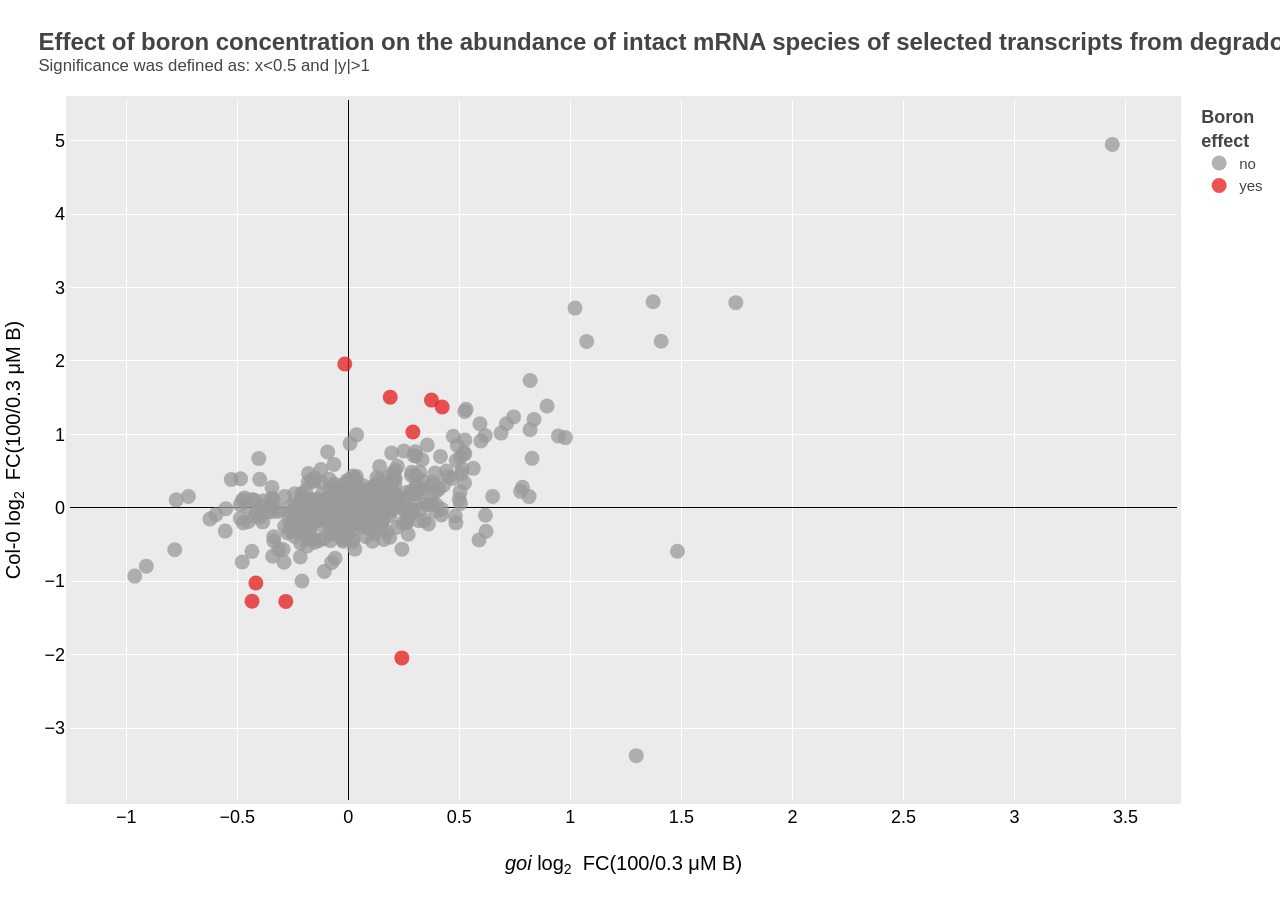
<file: UT/html/cage_v_degradome_miRNA_B_effect_0_99_3.html>
<!DOCTYPE html>
<html lang="en">
<head>
<meta charset="utf-8"/>
<style>body{background-color:white;}</style>
<script src="lib_cage_B_effect/htmlwidgets-1.6.1/htmlwidgets.js"></script>
<script src="lib_cage_B_effect/plotly-binding-4.10.1/plotly.js"></script>
<script src="lib_cage_B_effect/typedarray-0.1/typedarray.min.js"></script>
<script src="lib_cage_B_effect/jquery-3.5.1/jquery.min.js"></script>
<link href="lib_cage_B_effect/crosstalk-1.2.0/css/crosstalk.min.css" rel="stylesheet" />
<script src="lib_cage_B_effect/crosstalk-1.2.0/js/crosstalk.min.js"></script>
<link href="lib_cage_B_effect/plotly-htmlwidgets-css-2.11.1/plotly-htmlwidgets.css" rel="stylesheet" />
<script src="lib_cage_B_effect/plotly-main-2.11.1/plotly-latest.min.js"></script>
  <title>plotly</title>
</head>
<body>
<div id="htmlwidget_container">
  <div class="plotly html-widget html-fill-item-overflow-hidden html-fill-item" id="htmlwidget-025555a282159800d30d" style="width:100%;height:400px;"></div>
</div>
<script type="application/json" data-for="htmlwidget-025555a282159800d30d">{"x":{"visdat":{"3c0779506591":["function () ","plotlyVisDat"]},"cur_data":"3c0779506591","attrs":{"3c0779506591":{"mode":"markers","x":{},"y":{},"text":{},"marker":{"size":15,"opacity":0.75},"hovertemplate":"<b>%{text}<\/b><br><br> CAGEseq:<br> <b>Col-0: %{y:,.2f}<\/b><br> <b><i>goi<\/i>: %{x:,.2f}<\/b><br> <extra><\/extra>","hoverlabel":{"font":{"size":18}},"color":{},"colors":["#999999","#E41A1C"],"alpha_stroke":1,"sizes":[10,100],"spans":[1,20],"type":"scatter"}},"layout":{"margin":{"b":100,"l":70,"t":100,"r":50,"pad":4},"plot_bgcolor":"#ebebebff","title":{"text":"<b>Effect of boron concentration on the abundance of intact mRNA species of selected transcripts from degradome analysis<\/b><br><sup>Significance was defined as: x<0.5 and |y|>1<\/sup>","x":0.03,"font":{"size":24}},"yaxis":{"domain":[0,1],"automargin":true,"showline":false,"title":"Col-0 log<sub>2<\/sub>  FC(100/0.3 μM B)","gridcolor":"white","color":"black","tickfont":{"size":18},"titlefont":{"size":20}},"xaxis":{"domain":[0,1],"automargin":true,"showline":false,"title":"<i>goi<\/i> log<sub>2<\/sub>  FC(100/0.3 μM B)","gridcolor":"white","color":"black","tickfont":{"size":18},"titlefont":{"size":20}},"legend":{"title":{"text":"<b>Boron<br />effect<\/b>"},"font":{"size":15}},"hovermode":"closest","showlegend":true},"source":"A","config":{"modeBarButtonsToAdd":["hoverclosest","hovercompare"],"showSendToCloud":false},"data":[{"mode":"markers","x":[0.818770267807204,0.0083421271912159,0.392991491163427,-0.0483585071263496,-0.191654258502373,0.330693014750086,0.338511967558729,0.360837028894371,0.895133406465044,0.390232213050174,-0.0243972270126717,0.170069610006558,0.0336498182699226,0.195313334494795,-0.00389222629202353,0.0738908977216888,0.484404630044255,0.080848777880745,-0.0407428524831396,-0.21580709836388,0.139436359553739,-0.208765252878225,-0.339209500194445,-0.0839648715463932,0.173605488102388,0.20290820336242,0.245069569935833,0.355363631457511,-0.208719873792189,-0.433906826162449,0.21126034935328,-0.0627397293150236,0.363331893496632,-0.199724147794151,0.0779459136054463,0.0107783415242026,0.0756404655965237,0.617586358244379,0.0414275877652763,0.306459813928658,0.177850648548785,0.0589921319136881,0.00107621693529165,-0.191586067305147,-0.0728354248819312,0.0321902731042884,0.0222131928903097,0.472401839080436,-0.0722966481311142,-0.255779440382516,-0.16543838853712,0.255314341904912,0.0137668201626107,-0.313552251539319,-0.0201148771491192,-0.00329819429367567,-0.526878740917463,0.0331015097415928,-0.44926224743687,0.301789565060115,0.0479961553480078,-0.113363621751603,0.525114150229399,0.616562502616211,-0.151197490464916,-0.0858170045251041,-0.067057761149975,0.287924080330354,-0.169250244940973,0.0361620187865057,-0.398843502573457,0.114491641241615,0.211452002762362,-0.153587821464332,0.159452532564828,-0.173845696448759,-0.173513773061478,0.449440312282412,-0.318808687712699,-0.720310109786379,-0.0167569566901396,-0.249027469319233,0.161990242695643,-0.272525538529943,0.377817781021376,0.946343775643336,-0.0632600535263051,0.504786412032631,0.00982580348516159,0.308288946543243,-0.0232054986507518,0.128093973057372,1.4821557425443,0.524614652674438,-0.0629131803768374,-0.0649079532156273,0.191849178502383,0.505636193370234,-0.0436610957814678,0.381132033780076,-0.0581301492461319,-0.199206863928202,0.274119390377885,-0.343162803013717,0.56284353954778,0.14737545828779,-0.0372854881390806,-0.412719637664427,-0.289243638066207,0.151254721981789,0.261872972336128,0.0111006304987332,1.02081263124117,-0.203257874892929,0.468560883666417,-0.0232726276793391,-0.0431690035054221,0.128750059509686,0.0542038766072166,0.687786391153111,-0.108722540358174,-0.0797729854274118,-0.186490812889177,0.262307662601346,0.102843733361524,-0.0267359376938509,0.0460210425172537,-0.156023448501459,0.122808754378664,-0.165055627853033,0.250065391849082,-0.111958030971496,-0.0663310500366852,0.391197651443353,-0.145358574268769,-0.0276836511872012,-0.183842108927544,0.106908125580818,0.120736980313961,1.40879975816432,0.508642661854143,-0.0361669518737325,-0.287003087451406,-0.0786960700046041,-0.033743546813124,0.0222754903144304,1.07363173432588,0.285986653919912,0.325698561054284,0.0648169370457424,-0.0542013931928818,0.141235852826041,0.0268617867789462,0.0172873394934422,0.215903718666332,-0.0089780726705688,0.107565564349639,0.827622396337034,-0.0182064632602124,-0.552095805575069,0.418481159857392,0.596804218241552,0.39704419634314,0.00369427915527791,0.261665679716904,0.512717801738542,-0.454125422059819,0.0629498271071619,0.141814951777135,0.173318854794376,-0.067551341927061,0.22352939533326,-0.168623018523076,-0.0930417587813575,-0.476945719851326,0.0815358528002619,-0.114856434585601,-0.335365387373522,0.0635583088327675,0.244403616299814,-0.0188081764513709,-0.155591945907904,0.291151369145795,0.1671385046387,-0.0645917238276305,-0.139062730201176,-0.472797685016253,-0.0643318589771263,0.296406369348471,-0.77500839700798,1.29689362789109,-0.47780715772156,-0.486309992976785,0.0236738095329563,-0.0189120176897377,0.0671924116816058,0.818390863529649,-0.191760093266154,0.120410567091035,-0.211464484760701,0.0715541411630675,-0.195386888564903,-0.343717603552761,-0.961869320893499,0.0268006683500255,-0.200493422241661,-0.061983975144889,-0.0121021889835785,0.524663483923973,-0.00748827076794821,0.0371770965372868,-0.241527387434051,0.0874038167674501,-0.360474923988254,0.0540963153674392,-0.260154131272913,0.123093938497717,-0.384749901704889,-0.466719396835474,0.00660169828847757,-0.255316442493757,0.0553748654050158,0.0218740398137708,0.977636166604406,-0.0595490785332682,-0.267786741268696,-0.144183089844819,0.0266336619990421,-0.0540719786243785,0.0704568656710901,0.0434716462757637,-0.216517279871455,0.375830511140936,-0.0618999560238639,-0.136158622232267,-0.220439683637822,0.49964523911194,0.0659077785458107,-0.184700887337271,0.0132586069024697,-0.259051394603114,-0.0364911477751868,-0.23796056564925,0.0341952467452017,0.206139377658746,-0.210191490960397,-0.179340975174497,-0.123160497598331,-0.0293524701802974,-0.343744469723265,0.340993162421499,0.164485749900005,0.0064387189933473,0.172754873902094,1.74521661934149,0.0525485018583959,0.284784226180888,-0.0123800008106951,-0.0689971816576138,0.0316137831921026,-0.0368416022801642,0.220790399433437,-0.487127363961753,0.119065649273499,-0.189527980414497,-0.164026406661875,0.0154296138929807,0.0956768153624592,0.213951283245902,0.0165558824595054,0.145129458580484,-0.286451454667848,-0.0342723638725237,-0.114864937065306,-0.230135397473302,-0.293548257111233,0.155490826587452,-0.41862408883261,-0.0802770970398188,-0.00560731419783523,0.119805564268609,0.187081680424751,0.490327621992463,-0.423945902475118,3.44047393308207,0.050433612651364,-0.0630555488520641,0.114575692056798,0.269807066204789,-0.170081382449,1.37282906461643,0.176214949543208,0.285508433245881,-0.0655693613942185,-0.176442200152416,-0.0719779968369575,0.48638024328896,0.306517539808844,0.784429997140624,-0.130875737327131,0.178094858089278,0.150874057855796,-0.0361898069543457,-0.0399424818558581,0.140726911342974,0.0294176286038416,0.0935846308796861,-0.159418139050033,-0.0278301002302241,0.407189137940113,-0.131706834428594,-0.215365395922592,0.150187940887388,0.744454712630034,0.0203166534172016,0.519510128897992,0.0269708045608435,0.414806525442696,-0.17951798358456,0.302487059463186,0.106118072677609,0.00458355643789416,-0.0648083312413537,-0.403043096741621,-0.349326901162821,-0.110948228128091,-0.0807226307985469,0.0484955054315821,0.592814838649212,0.108647059482559,0.00418700204730406,-0.189069958736878,-0.172281944111931,0.263508587130674,-0.229211393501593,0.428322949853647,-0.00910560315405041,-0.0480705750790214,-0.385273437046105,0.775935869853238,0.202911356465474,-0.158222552973504,-0.434078732079169,-0.0350160212548146,-0.0299391659125845,0.141292673118223,0.0477103934729204,-0.397976159640115,-0.0642471890982845,-0.0953962585201812,-0.335987669407647,-0.554330859276887,0.349200125795553,-0.140710939381152,0.158321536496283,0.212053892516841,-0.0619609604790085,-0.116708589602213,0.221453361181777,0.241537419881548,-0.241982179544101,-0.100453821203637,-0.106945981552876,0.0199564629946532,0.210746028267609,-0.311067451464748,0.0973742860124733,0.15432576441234,0.481665398798915,0.814333486105969,-0.0511790033244598,0.317791536876793,-0.237701690929827,-0.155770952502675,0.187355416901095,-0.387831174844225,0.712215554668123,0.108724830463876,0.503417255119729,0.181933946765806,0.0216066597691317,0.160041752114052,-0.162746609252511,0.26321380465899,-0.340919134045008,0.190424434808396,0.0618952555602721,-0.781513825470433,-0.108083352092823,0.298502271863211,0.588961785150416,-0.02169200515573,0.018272364395862,0.836219858902893,-0.0849457033283934,-0.20989214635929,0.52343640770491,0.42077683462261,0.0547203727439589,0.322220033867209,0.0129636058499315,0.0793139898257388,-0.0731002458041706,0.060497882887898,0.206391999188644,-0.380907091999478,-0.206742678562772,0.0590396632989364,-0.191775336543296,-0.18042690074138,0.0363350586973102,0.442055121885377,0.620318501796557,0.306191441104632,-0.0810611859588041,-0.151262502549395,0.192703520699012,0.530453876645845,0.33213847479708,-0.0752291012397727,-0.909748456235347,0.271928915426859,-0.163016750023171,0.0437009464141792,-0.207463309853099,0.00768816126165765,0.221084355427065,-0.48527499156713,-0.199878738515095,0.220296001527694,-0.596613278196772,-0.623120116162265,0.192821531665245,0.336659646435345,-0.216139052479884,0.200343511198074,0.0334824772169961,0.304575303647315,0.100090461911836,0.214244219087804,-0.142155344350294,0.221063156944212,-0.122667081206934,-0.0105810422391201,0.189165257185311,-0.0463118019783618,0.016270633569934,0.0960201953749442,0.649922642811815,0.14453321412505],"y":[1.73350060286567,-0.228663521320619,0.2174343555948,-0.248084444642828,-0.357064142740302,0.219463145516246,0.361248843162323,-0.220043371577295,1.38517748560339,0.472452555559004,-0.43711275699515,-0.0337830768954441,-0.00543265926869021,0.746300468869812,0.140732723683079,0.245151992662142,-0.205731892780435,0.0294693164126161,-0.225198308564993,0.0923454761445726,-0.0422677816131334,0.155351612620139,0.117177104455304,0.254979310650634,0.0158338829547333,0.391575548317611,-0.208193669730185,0.855495524868338,-0.998199161915805,0.110381028108095,0.511128762929116,0.0541752954394847,0.0465619330052161,0.0154481852964511,-0.00712842234280078,0.123286451989863,-0.193789746830195,-0.101511678092145,0.232550937707515,0.30469556294817,0.29287465224627,0.0553579211759413,0.15916584462779,-0.317778963563637,0.0557778680695358,0.379687362634864,-0.419768012209229,0.973706280828712,-0.0356564461420152,-0.319199880180355,-0.0811367112237567,-0.0433068619780945,0.0585928777968324,-0.566493501556793,0.0150479815707142,0.237456438922175,0.384604411586893,-0.0994332943643231,-0.187616990764534,0.0619932593222404,-0.21323728631647,0.0876305860972611,0.923111859382469,0.982523096197183,-0.470532088955702,0.387060807197608,-0.10256542541729,-0.0651862316199203,-0.187497946919362,0.427029141278389,0.386639890908792,0.295553606797463,0.393214564244666,0.0129594130365104,-0.432219873015671,-0.306481567584901,0.0742753581738754,0.423159443863418,-0.0523863974318755,0.152758933347497,0.0750304465663207,-0.0491393575681069,0.144025911668114,-0.344154217020862,0.293225766834108,0.978435288641334,0.120441336048287,0.0592172689441206,-0.112966696811528,0.292711077551009,-0.038444166696553,0.221920018520191,-0.591708739453869,1.31118598099095,-0.358387914714162,0.58992712062247,-0.0466295385426707,0.689629117799702,0.0611959438638319,0.348638647382125,0.171696148846348,-0.0355157423229351,-0.0179502764573461,0.11467482628307,0.536294910118048,-0.082509948771373,0.0306104768896359,-0.0568151793024236,-0.741859685591618,-0.219157739104663,-0.0718215972831123,-0.151306111219058,2.71876572192196,-0.339887269461734,0.399256771113284,-0.455397331122392,0.162670873825348,0.41044993382482,0.145239293377628,1.01665234828085,-0.0736654621397636,-0.360962121340923,-0.423436865945895,-0.205751801664219,0.0938670061491614,0.0428723965611312,0.0364337336012387,-0.42107310410485,-0.211477355739681,0.375919053087207,0.773732760432506,-0.423213282018442,-0.0206686335034374,-0.0430054243107841,0.0951866171542399,-0.133164603029265,-0.120338037826128,0.2163800542489,0.00662408525227326,2.2681492444551,0.45791728546217,-0.264999413754437,-0.25584709925582,0.0628267060580091,0.0281998658217812,0.0948029741354043,2.26501983726322,0.484687616600756,-0.019142095791771,-0.147877003331096,0.227944645535694,0.563287011808223,0.399823520057807,-0.0185722365308417,0.0204158241845365,-0.0069028130246741,-0.143728773899107,0.672368859965704,-0.210133784052164,-0.0140633209205169,-0.0986814818880921,0.908589679232731,0.0350689311027518,0.260613127027669,0.139273532125689,0.527364151672385,0.0106783756661353,-0.0707805234321602,0.301419821774783,-0.326656900466622,-0.0930347494841144,0.140941262214909,0.101512484768554,0.760189456032894,0.10480238752886,-0.185783055247718,-0.127152064922626,-0.45384608430135,-0.264869092544979,0.132185988510119,0.183763531405287,0.358095934416777,-0.0317687168353967,0.197016403923548,0.26604572197556,-0.176795032015841,-0.205946015339028,-0.12294127342826,0.707573741818668,0.107167510520521,-3.37601783713455,-0.739117546827437,-0.146916972359092,0.0690405036041392,-0.0651702986446317,-0.0125657672614366,1.06351895575158,-0.128896817757709,0.296972871968686,-0.0619656449667023,0.205161749254767,-0.00879972043266887,0.276710738134527,-0.9306765244491,0.280044243909716,-0.196427059936545,0.324302266263323,-0.140840297588708,0.734220858186274,0.221834557332262,0.992602896242332,0.191051785286588,-0.246263086060066,-0.0528974854556231,-0.108002568732077,-0.0874389026079906,0.308454643007427,0.0306633831166709,0.132036340845596,0.251732098086963,0.0251775994731081,-0.109911576936211,-0.295957767235056,0.955541442875164,-0.689021995885932,-0.157774296586963,-0.0374278100863491,0.108635648491757,0.151684078822445,-0.151237431060548,-0.0740328047230256,-0.670355656638234,0.0929723551932069,-0.00906323819688556,-0.153412109810461,-0.124737572485319,0.117259833030599,0.303296593761575,-0.520151676702686,0.308458480575512,-0.248448044854866,-0.055324999988358,-0.0527315850999259,-0.181616045285551,0.389277899599118,-0.0967411791260541,0.466955199299686,0.351159209167051,-0.109328740374276,0.133461602275591,-0.17163436913742,0.00241175026201806,0.248886125708657,0.145511310103057,2.79285324757617,-0.202151319246022,0.440148173061209,-0.41037839130583,0.145904030446035,0.30641224311996,0.0414679505439164,0.146168548621046,0.0405148535487257,-0.0345644322134995,0.00574493206388758,-0.202539475328055,0.110114147674574,0.0740530291329259,0.00748612143196976,-0.0783986093411454,0.126769426821633,0.153247995095883,-0.239484851241748,0.198563731207906,-0.30969613435758,-0.569140006041732,-0.154401794607459,-0.118417526082275,-0.0399696408425196,0.370302130930299,-0.353017886429434,-0.402498220057311,0.847501319623438,0.10648171314331,4.94878217782688,-0.116899557777424,0.08415387800997,-0.0199941148067577,-0.362053990150299,-0.255195872384731,2.80536026516358,0.110207075251303,0.229329930734074,0.026314451353602,-0.130071889217753,0.11614713333887,0.643374356467842,0.426351053330728,0.278780700855765,-0.0426334454661713,0.420592239520418,-0.0923610789268537,0.018525890013525,-0.288138244304915,0.379304532456206,-0.563619710756022,0.0995348994392507,-0.00174531262024228,0.303288018371514,0.253759789415553,-0.446015932728119,-0.481176390027338,-0.296309237647699,1.23721543012664,-0.457644587123641,0.75008038618214,0.179202203745363,0.699479674484136,0.0458688048342052,0.761387781232384,-0.308102268693489,0.36919440325706,-0.165849526593228,0.669588886878114,-0.0533330585719968,0.0963584879813066,-0.447653026731822,-0.0645121255768901,1.14447659357834,0.0470289262122636,-0.248429317991701,-0.118252002199729,0.11448295184108,0.207398670358306,-0.0414903465682272,0.306902718991842,0.327249348451693,-0.00980749305902083,-0.192006285679727,0.223308999390478,0.479343725945358,0.0165170915395405,-0.594211954373478,-0.0262693423267555,-0.381887433188775,-0.165331516370178,-0.00723939553850329,-0.12460213368302,-0.0390093337151873,0.111132747404178,-0.394134568855021,-0.318277889435033,0.0435792138729818,0.120585929792899,-0.0168256528853997,0.161950474776616,0.203718123165403,-0.244312534406514,0.0416253542807946,-0.563923307203102,-0.389580394165442,-0.162909607021433,-0.0792969001718056,0.431220885452998,0.296530380952762,-0.0254512654154155,-0.184678962916444,0.0854772074881504,-0.111996273385245,0.152059130342305,0.214128224826415,-0.175702441587636,0.0156188872088996,0.0106789704625333,-0.104074481077352,-0.00483543773006199,1.14418705985405,-0.456403583427348,0.216685634517686,0.228409782621529,0.280489460701957,-0.147759541111129,-0.135809728941053,-0.201289953904801,-0.661469714568191,0.294282022422273,-0.0131214211787706,-0.572392401167729,-0.86904366255141,0.189854468704848,-0.438101536506568,0.0756989554172051,-0.181870353243195,1.20078712569813,-0.249910963272795,0.188927768343862,0.338140364153235,-0.0217719290774365,0.0499555771643739,0.48293756060239,0.000413729387916004,-0.395912409961975,0.0101857413318277,0.044689417107548,0.13845697966624,0.0938923444495025,0.0439658568292801,-0.0880022319662804,0.234262658379614,0.349547887167042,-0.109195295359838,0.500512267584118,-0.321154948487697,0.185816780263098,-0.0966852478602072,0.405866070908949,-0.0312560868582059,1.33969759324257,0.652745452387296,-0.7479205833198,-0.795459366628378,-0.130325644279007,-0.188364811998231,-0.0405587270780049,0.0989199651510447,0.876148040633123,0.0888621193057505,0.393989764289667,-0.147817973533506,-0.26596206209501,-0.0939591763709247,-0.152774975756069,0.0875339108204357,0.267087324243265,-0.263679758826617,0.214380729700265,0.347609627226513,0.704774972059176,0.0363153987574741,0.048042038334581,0.00767387495692882,0.564143395599477,0.52058300628249,0.0249292230067497,0.253460853610201,0.0347569581015616,-0.0603666694422173,-0.117010304525278,0.154237679079708,-0.134869352241157],"text":["AT1G01470 (LEA14)<br>100 vs 0.3 μM B [Col-0]","AT1G05500 (NTMC2T2.1)<br>100 vs 0.3 μM B [Col-0]","AT1G07240 (UGT71C5)<br>100 vs 0.3 μM B [Col-0]","AT1G07910 (RNL)<br>100 vs 0.3 μM B [Col-0]","AT1G09090 (RBOHB)<br>100 vs 0.3 μM B [Col-0]","AT1G12360 (KEU)<br>100 vs 0.3 μM B [Col-0]","AT1G15030<br>100 vs 0.3 μM B [Col-0]","AT1G17220 (FUG1)<br>100 vs 0.3 μM B [Col-0]","AT1G20510 (OPCL1)<br>100 vs 0.3 μM B [Col-0]","AT1G20780 (SAUL1)<br>100 vs 0.3 μM B [Col-0]","AT1G20830 (MCD1)<br>100 vs 0.3 μM B [Col-0]","AT1G20900 (ESC)<br>100 vs 0.3 μM B [Col-0]","AT1G21065<br>100 vs 0.3 μM B [Col-0]","AT1G21080<br>100 vs 0.3 μM B [Col-0]","AT1G24190 (SNL3)<br>100 vs 0.3 μM B [Col-0]","AT1G30480 (DRT111)<br>100 vs 0.3 μM B [Col-0]","AT1G32750 (HAF01)<br>100 vs 0.3 μM B [Col-0]","AT1G33240 (GTL1)<br>100 vs 0.3 μM B [Col-0]","AT1G36060<br>100 vs 0.3 μM B [Col-0]","AT1G48330<br>100 vs 0.3 μM B [Col-0]","AT1G48490<br>100 vs 0.3 μM B [Col-0]","AT1G49140<br>100 vs 0.3 μM B [Col-0]","AT1G52825<br>100 vs 0.3 μM B [Col-0]","AT1G53850 (PAE1)<br>100 vs 0.3 μM B [Col-0]","AT1G55810 (UKL3)<br>100 vs 0.3 μM B [Col-0]","AT1G59590 (ZCF37)<br>100 vs 0.3 μM B [Col-0]","AT1G60430 (ARPC3)<br>100 vs 0.3 μM B [Col-0]","AT1G61240<br>100 vs 0.3 μM B [Col-0]","AT1G61600<br>100 vs 0.3 μM B [Col-0]","AT1G67630 (POLA2)<br>100 vs 0.3 μM B [Col-0]","AT1G71360<br>100 vs 0.3 μM B [Col-0]","AT1G71430<br>100 vs 0.3 μM B [Col-0]","AT1G71695<br>100 vs 0.3 μM B [Col-0]","AT1G71865<br>100 vs 0.3 μM B [Col-0]","AT1G73970<br>100 vs 0.3 μM B [Col-0]","AT1G74970 (RPS9)<br>100 vs 0.3 μM B [Col-0]","AT1G75540 (BBX21)<br>100 vs 0.3 μM B [Col-0]","AT1G76490 (HMG1)<br>100 vs 0.3 μM B [Col-0]","AT1G77800<br>100 vs 0.3 μM B [Col-0]","AT1G79700 (WRI4)<br>100 vs 0.3 μM B [Col-0]","AT2G03800 (GEK1)<br>100 vs 0.3 μM B [Col-0]","AT2G04160 (AIR3)<br>100 vs 0.3 μM B [Col-0]","AT2G14900<br>100 vs 0.3 μM B [Col-0]","AT2G16280 (KCS9)<br>100 vs 0.3 μM B [Col-0]","AT2G17080<br>100 vs 0.3 μM B [Col-0]","AT2G19620 (NDL3)<br>100 vs 0.3 μM B [Col-0]","AT2G19640 (ASHR2)<br>100 vs 0.3 μM B [Col-0]","AT2G19710<br>100 vs 0.3 μM B [Col-0]","AT2G20530 (PHB6)<br>100 vs 0.3 μM B [Col-0]","AT2G21385<br>100 vs 0.3 μM B [Col-0]","AT2G22560 (NET2D)<br>100 vs 0.3 μM B [Col-0]","AT2G25590<br>100 vs 0.3 μM B [Col-0]","AT2G30840<br>100 vs 0.3 μM B [Col-0]","AT2G30950 (VAR2)<br>100 vs 0.3 μM B [Col-0]","AT2G32810 (BGAL9)<br>100 vs 0.3 μM B [Col-0]","AT2G34310<br>100 vs 0.3 μM B [Col-0]","AT2G35380<br>100 vs 0.3 μM B [Col-0]","AT2G38020 (VCL1)<br>100 vs 0.3 μM B [Col-0]","AT2G40080 (ELF4)<br>100 vs 0.3 μM B [Col-0]","AT2G41840<br>100 vs 0.3 μM B [Col-0]","AT2G42240<br>100 vs 0.3 μM B [Col-0]","AT2G42570 (TBL39)<br>100 vs 0.3 μM B [Col-0]","AT2G42580 (TTL3)<br>100 vs 0.3 μM B [Col-0]","AT2G43220<br>100 vs 0.3 μM B [Col-0]","AT2G44150 (ASHH3)<br>100 vs 0.3 μM B [Col-0]","AT2G46150<br>100 vs 0.3 μM B [Col-0]","AT3G01610 (CDC48C)<br>100 vs 0.3 μM B [Col-0]","AT3G02460<br>100 vs 0.3 μM B [Col-0]","AT3G05170<br>100 vs 0.3 μM B [Col-0]","AT3G05390<br>100 vs 0.3 μM B [Col-0]","AT3G05500<br>100 vs 0.3 μM B [Col-0]","AT3G06650 (ACLB-1)<br>100 vs 0.3 μM B [Col-0]","AT3G07790<br>100 vs 0.3 μM B [Col-0]","AT3G08630<br>100 vs 0.3 μM B [Col-0]","AT3G10390 (FLD)<br>100 vs 0.3 μM B [Col-0]","AT3G10400 (U11/U12-31K)<br>100 vs 0.3 μM B [Col-0]","AT3G13410<br>100 vs 0.3 μM B [Col-0]","AT3G13430<br>100 vs 0.3 μM B [Col-0]","AT3G14690 (CYP72A15)<br>100 vs 0.3 μM B [Col-0]","AT3G15550<br>100 vs 0.3 μM B [Col-0]","AT3G15790 (MBD11)<br>100 vs 0.3 μM B [Col-0]","AT3G18410<br>100 vs 0.3 μM B [Col-0]","AT3G20250 (PUM5)<br>100 vs 0.3 μM B [Col-0]","AT3G22810<br>100 vs 0.3 μM B [Col-0]","AT3G23590 (RFR1)<br>100 vs 0.3 μM B [Col-0]","AT3G23920 (BAM1)<br>100 vs 0.3 μM B [Col-0]","AT3G27550<br>100 vs 0.3 μM B [Col-0]","AT3G28030 (UVH3)<br>100 vs 0.3 μM B [Col-0]","AT3G45610 (DOF6)<br>100 vs 0.3 μM B [Col-0]","AT3G45830<br>100 vs 0.3 μM B [Col-0]","AT3G46490<br>100 vs 0.3 μM B [Col-0]","AT3G46500<br>100 vs 0.3 μM B [Col-0]","AT3G49050<br>100 vs 0.3 μM B [Col-0]","AT3G49530 (NAC062)<br>100 vs 0.3 μM B [Col-0]","AT3G49750 (RLP44)<br>100 vs 0.3 μM B [Col-0]","AT3G51790 (G1)<br>100 vs 0.3 μM B [Col-0]","AT3G54460<br>100 vs 0.3 μM B [Col-0]","AT3G55040 (GSTL2)<br>100 vs 0.3 μM B [Col-0]","AT3G56040 (UGP3)<br>100 vs 0.3 μM B [Col-0]","AT3G56090 (FER3)<br>100 vs 0.3 μM B [Col-0]","AT3G58510<br>100 vs 0.3 μM B [Col-0]","AT3G61200<br>100 vs 0.3 μM B [Col-0]","AT3G61600 (POB1)<br>100 vs 0.3 μM B [Col-0]","AT4G02400<br>100 vs 0.3 μM B [Col-0]","AT4G02540<br>100 vs 0.3 μM B [Col-0]","AT4G08510<br>100 vs 0.3 μM B [Col-0]","AT4G08900 (ARGAH1)<br>100 vs 0.3 μM B [Col-0]","AT4G13170<br>100 vs 0.3 μM B [Col-0]","AT4G13390 (EXT12)<br>100 vs 0.3 μM B [Col-0]","AT4G14720<br>100 vs 0.3 μM B [Col-0]","AT4G15080<br>100 vs 0.3 μM B [Col-0]","AT4G21580<br>100 vs 0.3 μM B [Col-0]","AT4G22710 (CYP706A2)<br>100 vs 0.3 μM B [Col-0]","AT4G24670 (TAR2)<br>100 vs 0.3 μM B [Col-0]","AT4G25620<br>100 vs 0.3 μM B [Col-0]","AT4G27430 (CIP7)<br>100 vs 0.3 μM B [Col-0]","AT4G27960 (UBC9)<br>100 vs 0.3 μM B [Col-0]","AT4G28600 (NPGR2)<br>100 vs 0.3 μM B [Col-0]","AT4G30200 (VEL1)<br>100 vs 0.3 μM B [Col-0]","AT4G30440 (GAE1)<br>100 vs 0.3 μM B [Col-0]","AT4G30790<br>100 vs 0.3 μM B [Col-0]","AT4G31890<br>100 vs 0.3 μM B [Col-0]","AT4G31910 (BAT1)<br>100 vs 0.3 μM B [Col-0]","AT4G32285<br>100 vs 0.3 μM B [Col-0]","AT4G32350<br>100 vs 0.3 μM B [Col-0]","AT4G32870<br>100 vs 0.3 μM B [Col-0]","AT4G33300 (ADR1-L1)<br>100 vs 0.3 μM B [Col-0]","AT4G33720<br>100 vs 0.3 μM B [Col-0]","AT4G34131 (UGT73B3)<br>100 vs 0.3 μM B [Col-0]","AT4G34430 (CHB3)<br>100 vs 0.3 μM B [Col-0]","AT4G34810<br>100 vs 0.3 μM B [Col-0]","AT4G35780 (STY17)<br>100 vs 0.3 μM B [Col-0]","AT4G36290 (CRT1)<br>100 vs 0.3 μM B [Col-0]","AT4G36690 (ATU2AF65A)<br>100 vs 0.3 μM B [Col-0]","AT4G37480<br>100 vs 0.3 μM B [Col-0]","AT4G38890<br>100 vs 0.3 μM B [Col-0]","AT4G39280<br>100 vs 0.3 μM B [Col-0]","AT4G39950 (CYP79B2)<br>100 vs 0.3 μM B [Col-0]","AT5G01020<br>100 vs 0.3 μM B [Col-0]","AT5G01100 (FRB1)<br>100 vs 0.3 μM B [Col-0]","AT5G04040 (SDP1)<br>100 vs 0.3 μM B [Col-0]","AT5G05000 (TOC34)<br>100 vs 0.3 μM B [Col-0]","AT5G07340<br>100 vs 0.3 μM B [Col-0]","AT5G09380<br>100 vs 0.3 μM B [Col-0]","AT5G09480<br>100 vs 0.3 μM B [Col-0]","AT5G11280<br>100 vs 0.3 μM B [Col-0]","AT5G13190 (GILP)<br>100 vs 0.3 μM B [Col-0]","AT5G13810<br>100 vs 0.3 μM B [Col-0]","AT5G14680<br>100 vs 0.3 μM B [Col-0]","AT5G14850<br>100 vs 0.3 μM B [Col-0]","AT5G15350 (ENODL17)<br>100 vs 0.3 μM B [Col-0]","AT5G16830 (SYP21)<br>100 vs 0.3 μM B [Col-0]","AT5G18310<br>100 vs 0.3 μM B [Col-0]","AT5G22400<br>100 vs 0.3 μM B [Col-0]","AT5G22450<br>100 vs 0.3 μM B [Col-0]","AT5G22875<br>100 vs 0.3 μM B [Col-0]","AT5G24360 (IRE1-1)<br>100 vs 0.3 μM B [Col-0]","AT5G25160 (ZFP3)<br>100 vs 0.3 μM B [Col-0]","AT5G25590<br>100 vs 0.3 μM B [Col-0]","AT5G27395<br>100 vs 0.3 μM B [Col-0]","AT5G41670<br>100 vs 0.3 μM B [Col-0]","AT5G43020<br>100 vs 0.3 μM B [Col-0]","AT5G43190<br>100 vs 0.3 μM B [Col-0]","AT5G43430 (ETFBETA)<br>100 vs 0.3 μM B [Col-0]","AT5G47010 (LBA1)<br>100 vs 0.3 μM B [Col-0]","AT5G47910 (RBOHD)<br>100 vs 0.3 μM B [Col-0]","AT5G48610<br>100 vs 0.3 μM B [Col-0]","AT5G50960 (NBP35)<br>100 vs 0.3 μM B [Col-0]","AT5G52010<br>100 vs 0.3 μM B [Col-0]","AT5G54040<br>100 vs 0.3 μM B [Col-0]","AT5G54390 (HL)<br>100 vs 0.3 μM B [Col-0]","AT5G55390 (EDM2)<br>100 vs 0.3 μM B [Col-0]","AT5G59450<br>100 vs 0.3 μM B [Col-0]","AT5G62020 (HSFB2A)<br>100 vs 0.3 μM B [Col-0]","AT5G62920 (ARR6)<br>100 vs 0.3 μM B [Col-0]","AT5G63460<br>100 vs 0.3 μM B [Col-0]","AT5G65480<br>100 vs 0.3 μM B [Col-0]","AT5G66420<br>100 vs 0.3 μM B [Col-0]","AT1G02150<br>0.3 vs 100 μM B [Col-0]","AT1G06010<br>0.3 vs 100 μM B [Col-0]","AT1G07360 (MAC5A)<br>0.3 vs 100 μM B [Col-0]","AT1G09630 (RAB11c)<br>0.3 vs 100 μM B [Col-0]","AT1G12410 (CLP2)<br>0.3 vs 100 μM B [Col-0]","AT1G18950<br>0.3 vs 100 μM B [Col-0]","AT1G19850 (MP)<br>0.3 vs 100 μM B [Col-0]","AT1G20200 (EMB2719)<br>0.3 vs 100 μM B [Col-0]","AT1G20380<br>0.3 vs 100 μM B [Col-0]","AT1G21980 (PIP5K1)<br>0.3 vs 100 μM B [Col-0]","AT1G24150 (FH4)<br>0.3 vs 100 μM B [Col-0]","AT1G26260 (CIB5)<br>0.3 vs 100 μM B [Col-0]","AT1G29920 (CAB2)<br>0.3 vs 100 μM B [Col-0]","AT1G30380 (PSAK)<br>0.3 vs 100 μM B [Col-0]","AT1G31230 (AK-HSDH I)<br>0.3 vs 100 μM B [Col-0]","AT1G44770<br>0.3 vs 100 μM B [Col-0]","AT1G47490 (RBP47C)<br>0.3 vs 100 μM B [Col-0]","AT1G49160 (WNK7)<br>0.3 vs 100 μM B [Col-0]","AT1G53440<br>0.3 vs 100 μM B [Col-0]","AT1G66070<br>0.3 vs 100 μM B [Col-0]","AT1G67170<br>0.3 vs 100 μM B [Col-0]","AT1G69040 (ACR4)<br>0.3 vs 100 μM B [Col-0]","AT1G71790 (CPB)<br>0.3 vs 100 μM B [Col-0]","AT1G74260 (PUR4)<br>0.3 vs 100 μM B [Col-0]","AT1G77590 (LACS9)<br>0.3 vs 100 μM B [Col-0]","AT1G78450<br>0.3 vs 100 μM B [Col-0]","AT1G79650 (RAD23B)<br>0.3 vs 100 μM B [Col-0]","AT1G79870<br>0.3 vs 100 μM B [Col-0]","AT2G05840 (PAA2)<br>0.3 vs 100 μM B [Col-0]","AT2G07777<br>0.3 vs 100 μM B [Col-0]","AT2G20320<br>0.3 vs 100 μM B [Col-0]","AT2G21160<br>0.3 vs 100 μM B [Col-0]","AT2G22470 (AGP2)<br>0.3 vs 100 μM B [Col-0]","AT2G26810<br>0.3 vs 100 μM B [Col-0]","AT2G27430<br>0.3 vs 100 μM B [Col-0]","AT2G27740<br>0.3 vs 100 μM B [Col-0]","AT2G30910 (ARPC1A)<br>0.3 vs 100 μM B [Col-0]","AT2G31610<br>0.3 vs 100 μM B [Col-0]","AT2G31945<br>0.3 vs 100 μM B [Col-0]","AT2G35190 (NPSN11)<br>0.3 vs 100 μM B [Col-0]","AT2G35520 (DAD2)<br>0.3 vs 100 μM B [Col-0]","AT2G36380 (ABCG34)<br>0.3 vs 100 μM B [Col-0]","AT2G36880 (MAT3)<br>0.3 vs 100 μM B [Col-0]","AT2G37550 (AGD7)<br>0.3 vs 100 μM B [Col-0]","AT2G38440 (SCAR2)<br>0.3 vs 100 μM B [Col-0]","AT2G39340 (SAC3A)<br>0.3 vs 100 μM B [Col-0]","AT2G39730 (RCA)<br>0.3 vs 100 μM B [Col-0]","AT3G01100 (HYP1)<br>0.3 vs 100 μM B [Col-0]","AT3G01400<br>0.3 vs 100 μM B [Col-0]","AT3G01740<br>0.3 vs 100 μM B [Col-0]","AT3G02420<br>0.3 vs 100 μM B [Col-0]","AT3G04350<br>0.3 vs 100 μM B [Col-0]","AT3G05290 (PNC1)<br>0.3 vs 100 μM B [Col-0]","AT3G08590 (iPGAM2)<br>0.3 vs 100 μM B [Col-0]","AT3G13450 (DIN4)<br>0.3 vs 100 μM B [Col-0]","AT3G14120<br>0.3 vs 100 μM B [Col-0]","AT3G16000 (MFP1)<br>0.3 vs 100 μM B [Col-0]","AT3G18420<br>0.3 vs 100 μM B [Col-0]","AT3G18773<br>0.3 vs 100 μM B [Col-0]","AT3G27160 (GHS1)<br>0.3 vs 100 μM B [Col-0]","AT3G44150<br>0.3 vs 100 μM B [Col-0]","AT3G46640 (PCL1)<br>0.3 vs 100 μM B [Col-0]","AT3G47540<br>0.3 vs 100 μM B [Col-0]","AT3G48330 (PIMT1)<br>0.3 vs 100 μM B [Col-0]","AT3G52090 (NRPB11)<br>0.3 vs 100 μM B [Col-0]","AT3G53230 (AtCDC48B)<br>0.3 vs 100 μM B [Col-0]","AT3G53620 (PPa4)<br>0.3 vs 100 μM B [Col-0]","AT3G54470<br>0.3 vs 100 μM B [Col-0]","AT3G59220 (PRN)<br>0.3 vs 100 μM B [Col-0]","AT3G59470<br>0.3 vs 100 μM B [Col-0]","AT3G59920 (GDI2)<br>0.3 vs 100 μM B [Col-0]","AT3G62800 (DRB4)<br>0.3 vs 100 μM B [Col-0]","AT4G00231 (MEE50)<br>0.3 vs 100 μM B [Col-0]","AT4G01120 (GBF2)<br>0.3 vs 100 μM B [Col-0]","AT4G01700<br>0.3 vs 100 μM B [Col-0]","AT4G01750 (RGXT2)<br>0.3 vs 100 μM B [Col-0]","AT4G13340 (LRX3)<br>0.3 vs 100 μM B [Col-0]","AT4G15570 (MAA3)<br>0.3 vs 100 μM B [Col-0]","AT4G16580<br>0.3 vs 100 μM B [Col-0]","AT4G17080<br>0.3 vs 100 μM B [Col-0]","AT4G17530 (RAB1C)<br>0.3 vs 100 μM B [Col-0]","AT4G23650 (CDPK6)<br>0.3 vs 100 μM B [Col-0]","AT4G27010 (EMB2788)<br>0.3 vs 100 μM B [Col-0]","AT4G28650<br>0.3 vs 100 μM B [Col-0]","AT4G30330<br>0.3 vs 100 μM B [Col-0]","AT4G34380<br>0.3 vs 100 μM B [Col-0]","AT4G34720 (AVA-P1)<br>0.3 vs 100 μM B [Col-0]","AT4G34960<br>0.3 vs 100 μM B [Col-0]","AT4G38220 (AQI)<br>0.3 vs 100 μM B [Col-0]","AT4G38640<br>0.3 vs 100 μM B [Col-0]","AT4G38800 (MTN1)<br>0.3 vs 100 μM B [Col-0]","AT5G04980<br>0.3 vs 100 μM B [Col-0]","AT5G12330 (LRP1)<br>0.3 vs 100 μM B [Col-0]","AT5G12940<br>0.3 vs 100 μM B [Col-0]","AT5G13570 (DCP2)<br>0.3 vs 100 μM B [Col-0]","AT5G14620 (DRM2)<br>0.3 vs 100 μM B [Col-0]","AT5G19630<br>0.3 vs 100 μM B [Col-0]","AT5G23120 (HCF136)<br>0.3 vs 100 μM B [Col-0]","AT5G24350<br>0.3 vs 100 μM B [Col-0]","AT5G41010 (NRPB12)<br>0.3 vs 100 μM B [Col-0]","AT5G41950<br>0.3 vs 100 μM B [Col-0]","AT5G42990 (UBC18)<br>0.3 vs 100 μM B [Col-0]","AT5G47450 (TIP2;3)<br>0.3 vs 100 μM B [Col-0]","AT5G48590<br>0.3 vs 100 μM B [Col-0]","AT5G50900<br>0.3 vs 100 μM B [Col-0]","AT5G60670<br>0.3 vs 100 μM B [Col-0]","AT5G62520 (SRO5)<br>0.3 vs 100 μM B [Col-0]","AT5G63470 (NF-YC4)<br>0.3 vs 100 μM B [Col-0]","AT5G66700 (HB53)<br>0.3 vs 100 μM B [Col-0]","AT1G04210<br>100 vs 0.3 μM B [goi]","AT1G07230 (NPC1)<br>100 vs 0.3 μM B [goi]","AT1G16470 (PAB1)<br>100 vs 0.3 μM B [goi]","AT1G19380<br>100 vs 0.3 μM B [goi]","AT1G20670<br>100 vs 0.3 μM B [goi]","AT1G29660<br>100 vs 0.3 μM B [goi]","AT1G34120 (IP5PI)<br>100 vs 0.3 μM B [goi]","AT1G34130 (STT3B)<br>100 vs 0.3 μM B [goi]","AT1G35160 (GF14 PHI)<br>100 vs 0.3 μM B [goi]","AT1G51760 (IAR3)<br>100 vs 0.3 μM B [goi]","AT1G69810 (WRKY36)<br>100 vs 0.3 μM B [goi]","AT1G70690 (HWI1)<br>100 vs 0.3 μM B [goi]","AT1G70710 (GH9B1)<br>100 vs 0.3 μM B [goi]","AT1G72180<br>100 vs 0.3 μM B [goi]","AT1G77840<br>100 vs 0.3 μM B [goi]","AT2G01060<br>100 vs 0.3 μM B [goi]","AT2G18860<br>100 vs 0.3 μM B [goi]","AT2G28960<br>100 vs 0.3 μM B [goi]","AT2G37460 (UMAMIT12)<br>100 vs 0.3 μM B [goi]","AT2G43790 (MPK6)<br>100 vs 0.3 μM B [goi]","AT2G47380<br>100 vs 0.3 μM B [goi]","AT3G02820<br>100 vs 0.3 μM B [goi]","AT3G03520 (NPC3)<br>100 vs 0.3 μM B [goi]","AT3G07720<br>100 vs 0.3 μM B [goi]","AT3G09070 (OPS)<br>100 vs 0.3 μM B [goi]","AT3G14067<br>100 vs 0.3 μM B [goi]","AT3G26980 (MUB4)<br>100 vs 0.3 μM B [goi]","AT3G27020 (YSL6)<br>100 vs 0.3 μM B [goi]","AT3G45730<br>100 vs 0.3 μM B [goi]","AT3G46450<br>100 vs 0.3 μM B [goi]","AT3G46600<br>100 vs 0.3 μM B [goi]","AT3G49560<br>100 vs 0.3 μM B [goi]","AT3G52710<br>100 vs 0.3 μM B [goi]","AT3G54290<br>100 vs 0.3 μM B [goi]","AT3G63080 (GPX5)<br>100 vs 0.3 μM B [goi]","AT4G02010<br>100 vs 0.3 μM B [goi]","AT4G10040 (CYTC-2)<br>100 vs 0.3 μM B [goi]","AT4G12545<br>100 vs 0.3 μM B [goi]","AT4G14420<br>100 vs 0.3 μM B [goi]","AT4G25630 (FIB2)<br>100 vs 0.3 μM B [goi]","AT4G30990<br>100 vs 0.3 μM B [goi]","AT4G33420<br>100 vs 0.3 μM B [goi]","AT4G36760 (APP1)<br>100 vs 0.3 μM B [goi]","AT5G02970<br>100 vs 0.3 μM B [goi]","AT5G03570 (IREG2)<br>100 vs 0.3 μM B [goi]","AT5G05470 (EIF2 ALPHA)<br>100 vs 0.3 μM B [goi]","AT5G06460 (UBA 2)<br>100 vs 0.3 μM B [goi]","AT5G12150<br>100 vs 0.3 μM B [goi]","AT5G13740 (ZIF1)<br>100 vs 0.3 μM B [goi]","AT5G45130 (RHA1)<br>100 vs 0.3 μM B [goi]","AT5G49460 (ACLB-2)<br>100 vs 0.3 μM B [goi]","AT5G61240<br>100 vs 0.3 μM B [goi]","AT5G63770 (DGK2)<br>100 vs 0.3 μM B [goi]","AT5G66920 (sks17)<br>100 vs 0.3 μM B [goi]","AT5G67590 (FRO1)<br>100 vs 0.3 μM B [goi]","AT1G02010 (SEC1A)<br>0.3 vs 100 μM B [goi]","AT1G06890<br>0.3 vs 100 μM B [goi]","AT1G08650 (PPCK1)<br>0.3 vs 100 μM B [goi]","AT1G11650 (RBP45B)<br>0.3 vs 100 μM B [goi]","AT1G14900 (HMGA)<br>0.3 vs 100 μM B [goi]","AT1G14980 (CPN10)<br>0.3 vs 100 μM B [goi]","AT1G16460 (RDH2)<br>0.3 vs 100 μM B [goi]","AT1G17190 (GSTU26)<br>0.3 vs 100 μM B [goi]","AT1G18590 (SOT17)<br>0.3 vs 100 μM B [goi]","AT1G19570 (DHAR1)<br>0.3 vs 100 μM B [goi]","AT1G20920<br>0.3 vs 100 μM B [goi]","AT1G20960 (emb1507)<br>0.3 vs 100 μM B [goi]","AT1G24706 (THO2)<br>0.3 vs 100 μM B [goi]","AT1G25230<br>0.3 vs 100 μM B [goi]","AT1G28050 (BBX13)<br>0.3 vs 100 μM B [goi]","AT1G28090<br>0.3 vs 100 μM B [goi]","AT1G30230 (eEF-1Bb1)<br>0.3 vs 100 μM B [goi]","AT1G49570<br>0.3 vs 100 μM B [goi]","AT1G49710 (FUT12)<br>0.3 vs 100 μM B [goi]","AT1G50660<br>0.3 vs 100 μM B [goi]","AT1G51060 (HTA10)<br>0.3 vs 100 μM B [goi]","AT1G52280 (RABG3d)<br>0.3 vs 100 μM B [goi]","AT1G53380<br>0.3 vs 100 μM B [goi]","AT1G56190<br>0.3 vs 100 μM B [goi]","AT1G56460<br>0.3 vs 100 μM B [goi]","AT1G64385<br>0.3 vs 100 μM B [goi]","AT1G64440 (RHD1)<br>0.3 vs 100 μM B [goi]","AT1G66480<br>0.3 vs 100 μM B [goi]","AT1G67230 (LINC1)<br>0.3 vs 100 μM B [goi]","AT1G73270 (scpl6)<br>0.3 vs 100 μM B [goi]","AT1G77550<br>0.3 vs 100 μM B [goi]","AT1G78600 (LZF1)<br>0.3 vs 100 μM B [goi]","AT1G79600<br>0.3 vs 100 μM B [goi]","AT2G03780<br>0.3 vs 100 μM B [goi]","AT2G17550 (TRM26)<br>0.3 vs 100 μM B [goi]","AT2G20920<br>0.3 vs 100 μM B [goi]","AT2G21240 (BPC4)<br>0.3 vs 100 μM B [goi]","AT2G31820<br>0.3 vs 100 μM B [goi]","AT2G32730<br>0.3 vs 100 μM B [goi]","AT2G34680 (AIR9)<br>0.3 vs 100 μM B [goi]","AT2G36580<br>0.3 vs 100 μM B [goi]","AT2G37410 (TIM17-2)<br>0.3 vs 100 μM B [goi]","AT2G37440<br>0.3 vs 100 μM B [goi]","AT2G42520<br>0.3 vs 100 μM B [goi]","AT2G44760<br>0.3 vs 100 μM B [goi]","AT2G46535<br>0.3 vs 100 μM B [goi]","AT3G01970 (WRKY45)<br>0.3 vs 100 μM B [goi]","AT3G02260 (BIG)<br>0.3 vs 100 μM B [goi]","AT3G15610<br>0.3 vs 100 μM B [goi]","AT3G15730 (PLDALPHA1)<br>0.3 vs 100 μM B [goi]","AT3G18130 (RACK1C_AT)<br>0.3 vs 100 μM B [goi]","AT3G19240<br>0.3 vs 100 μM B [goi]","AT3G21290<br>0.3 vs 100 μM B [goi]","AT3G23450<br>0.3 vs 100 μM B [goi]","AT3G23900<br>0.3 vs 100 μM B [goi]","AT3G24480<br>0.3 vs 100 μM B [goi]","AT3G26400 (EIF4B1)<br>0.3 vs 100 μM B [goi]","AT3G26500 (PIRL2)<br>0.3 vs 100 μM B [goi]","AT3G27530 (GC6)<br>0.3 vs 100 μM B [goi]","AT3G29760<br>0.3 vs 100 μM B [goi]","AT3G43440 (JAZ11)<br>0.3 vs 100 μM B [goi]","AT3G48170 (ALDH10A9)<br>0.3 vs 100 μM B [goi]","AT3G51910 (HSFA7A)<br>0.3 vs 100 μM B [goi]","AT3G52040<br>0.3 vs 100 μM B [goi]","AT3G52300 (ATPQ)<br>0.3 vs 100 μM B [goi]","AT3G56750<br>0.3 vs 100 μM B [goi]","AT3G59820 (LETM1)<br>0.3 vs 100 μM B [goi]","AT3G61400<br>0.3 vs 100 μM B [goi]","AT3G61790<br>0.3 vs 100 μM B [goi]","AT3G61850 (DAG1)<br>0.3 vs 100 μM B [goi]","AT3G62310<br>0.3 vs 100 μM B [goi]","AT3G63070<br>0.3 vs 100 μM B [goi]","AT4G13940 (HOG1)<br>0.3 vs 100 μM B [goi]","AT4G16240<br>0.3 vs 100 μM B [goi]","AT4G18710 (BIN2)<br>0.3 vs 100 μM B [goi]","AT4G21570<br>0.3 vs 100 μM B [goi]","AT4G22780 (ACR7)<br>0.3 vs 100 μM B [goi]","AT4G29190 (OZF2)<br>0.3 vs 100 μM B [goi]","AT4G30650<br>0.3 vs 100 μM B [goi]","AT4G35800 (NRPB1)<br>0.3 vs 100 μM B [goi]","AT4G35920 (MCA1)<br>0.3 vs 100 μM B [goi]","AT4G37820<br>0.3 vs 100 μM B [goi]","AT4G38380<br>0.3 vs 100 μM B [goi]","AT5G03990<br>0.3 vs 100 μM B [goi]","AT5G04850 (VPS60.2)<br>0.3 vs 100 μM B [goi]","AT5G05860 (UGT76C2)<br>0.3 vs 100 μM B [goi]","AT5G10070<br>0.3 vs 100 μM B [goi]","AT5G10200<br>0.3 vs 100 μM B [goi]","AT5G10390<br>0.3 vs 100 μM B [goi]","AT5G19600 (SULTR3;5)<br>0.3 vs 100 μM B [goi]","AT5G22030 (UBP8)<br>0.3 vs 100 μM B [goi]","AT5G24880<br>0.3 vs 100 μM B [goi]","AT5G33320 (CUE1)<br>0.3 vs 100 μM B [goi]","AT5G42220<br>0.3 vs 100 μM B [goi]","AT5G47640 (NF-YB2)<br>0.3 vs 100 μM B [goi]","AT5G49780<br>0.3 vs 100 μM B [goi]","AT5G53440<br>0.3 vs 100 μM B [goi]","AT5G53550 (YSL3)<br>0.3 vs 100 μM B [goi]","AT5G54910<br>0.3 vs 100 μM B [goi]","AT5G55040<br>0.3 vs 100 μM B [goi]","AT5G55820 (WYR)<br>0.3 vs 100 μM B [goi]","AT5G56040<br>0.3 vs 100 μM B [goi]","AT5G59680<br>0.3 vs 100 μM B [goi]","AT5G63000<br>0.3 vs 100 μM B [goi]","AT5G64180<br>0.3 vs 100 μM B [goi]","AT5G65050 (AGL31)<br>0.3 vs 100 μM B [goi]","AT5G65160 (TPR14)<br>0.3 vs 100 μM B [goi]","AT5G67240 (SDN3)<br>0.3 vs 100 μM B [goi]"],"marker":{"color":"rgba(153,153,153,1)","size":15,"opacity":0.75,"line":{"color":"rgba(153,153,153,1)"}},"hovertemplate":["<b>%{text}<\/b><br><br> CAGEseq:<br> <b>Col-0: %{y:,.2f}<\/b><br> <b><i>goi<\/i>: %{x:,.2f}<\/b><br> <extra><\/extra>","<b>%{text}<\/b><br><br> CAGEseq:<br> <b>Col-0: %{y:,.2f}<\/b><br> <b><i>goi<\/i>: %{x:,.2f}<\/b><br> <extra><\/extra>","<b>%{text}<\/b><br><br> CAGEseq:<br> <b>Col-0: %{y:,.2f}<\/b><br> <b><i>goi<\/i>: %{x:,.2f}<\/b><br> <extra><\/extra>","<b>%{text}<\/b><br><br> CAGEseq:<br> <b>Col-0: %{y:,.2f}<\/b><br> <b><i>goi<\/i>: %{x:,.2f}<\/b><br> <extra><\/extra>","<b>%{text}<\/b><br><br> CAGEseq:<br> <b>Col-0: %{y:,.2f}<\/b><br> <b><i>goi<\/i>: %{x:,.2f}<\/b><br> <extra><\/extra>","<b>%{text}<\/b><br><br> CAGEseq:<br> <b>Col-0: %{y:,.2f}<\/b><br> <b><i>goi<\/i>: %{x:,.2f}<\/b><br> <extra><\/extra>","<b>%{text}<\/b><br><br> CAGEseq:<br> <b>Col-0: %{y:,.2f}<\/b><br> <b><i>goi<\/i>: %{x:,.2f}<\/b><br> <extra><\/extra>","<b>%{text}<\/b><br><br> CAGEseq:<br> <b>Col-0: %{y:,.2f}<\/b><br> <b><i>goi<\/i>: %{x:,.2f}<\/b><br> <extra><\/extra>","<b>%{text}<\/b><br><br> CAGEseq:<br> <b>Col-0: %{y:,.2f}<\/b><br> <b><i>goi<\/i>: %{x:,.2f}<\/b><br> <extra><\/extra>","<b>%{text}<\/b><br><br> CAGEseq:<br> <b>Col-0: %{y:,.2f}<\/b><br> <b><i>goi<\/i>: %{x:,.2f}<\/b><br> <extra><\/extra>","<b>%{text}<\/b><br><br> CAGEseq:<br> <b>Col-0: %{y:,.2f}<\/b><br> <b><i>goi<\/i>: %{x:,.2f}<\/b><br> <extra><\/extra>","<b>%{text}<\/b><br><br> CAGEseq:<br> <b>Col-0: %{y:,.2f}<\/b><br> <b><i>goi<\/i>: %{x:,.2f}<\/b><br> <extra><\/extra>","<b>%{text}<\/b><br><br> CAGEseq:<br> <b>Col-0: %{y:,.2f}<\/b><br> <b><i>goi<\/i>: %{x:,.2f}<\/b><br> <extra><\/extra>","<b>%{text}<\/b><br><br> CAGEseq:<br> <b>Col-0: %{y:,.2f}<\/b><br> <b><i>goi<\/i>: %{x:,.2f}<\/b><br> <extra><\/extra>","<b>%{text}<\/b><br><br> CAGEseq:<br> <b>Col-0: %{y:,.2f}<\/b><br> <b><i>goi<\/i>: %{x:,.2f}<\/b><br> <extra><\/extra>","<b>%{text}<\/b><br><br> CAGEseq:<br> <b>Col-0: %{y:,.2f}<\/b><br> <b><i>goi<\/i>: %{x:,.2f}<\/b><br> <extra><\/extra>","<b>%{text}<\/b><br><br> CAGEseq:<br> <b>Col-0: %{y:,.2f}<\/b><br> <b><i>goi<\/i>: %{x:,.2f}<\/b><br> <extra><\/extra>","<b>%{text}<\/b><br><br> CAGEseq:<br> <b>Col-0: %{y:,.2f}<\/b><br> <b><i>goi<\/i>: %{x:,.2f}<\/b><br> <extra><\/extra>","<b>%{text}<\/b><br><br> CAGEseq:<br> <b>Col-0: %{y:,.2f}<\/b><br> <b><i>goi<\/i>: %{x:,.2f}<\/b><br> <extra><\/extra>","<b>%{text}<\/b><br><br> CAGEseq:<br> <b>Col-0: %{y:,.2f}<\/b><br> <b><i>goi<\/i>: %{x:,.2f}<\/b><br> <extra><\/extra>","<b>%{text}<\/b><br><br> CAGEseq:<br> <b>Col-0: %{y:,.2f}<\/b><br> <b><i>goi<\/i>: %{x:,.2f}<\/b><br> <extra><\/extra>","<b>%{text}<\/b><br><br> CAGEseq:<br> <b>Col-0: %{y:,.2f}<\/b><br> <b><i>goi<\/i>: %{x:,.2f}<\/b><br> <extra><\/extra>","<b>%{text}<\/b><br><br> CAGEseq:<br> <b>Col-0: %{y:,.2f}<\/b><br> <b><i>goi<\/i>: %{x:,.2f}<\/b><br> <extra><\/extra>","<b>%{text}<\/b><br><br> CAGEseq:<br> <b>Col-0: %{y:,.2f}<\/b><br> <b><i>goi<\/i>: %{x:,.2f}<\/b><br> <extra><\/extra>","<b>%{text}<\/b><br><br> CAGEseq:<br> <b>Col-0: %{y:,.2f}<\/b><br> <b><i>goi<\/i>: %{x:,.2f}<\/b><br> <extra><\/extra>","<b>%{text}<\/b><br><br> CAGEseq:<br> <b>Col-0: %{y:,.2f}<\/b><br> <b><i>goi<\/i>: %{x:,.2f}<\/b><br> <extra><\/extra>","<b>%{text}<\/b><br><br> CAGEseq:<br> <b>Col-0: %{y:,.2f}<\/b><br> <b><i>goi<\/i>: %{x:,.2f}<\/b><br> <extra><\/extra>","<b>%{text}<\/b><br><br> CAGEseq:<br> <b>Col-0: %{y:,.2f}<\/b><br> <b><i>goi<\/i>: %{x:,.2f}<\/b><br> <extra><\/extra>","<b>%{text}<\/b><br><br> CAGEseq:<br> <b>Col-0: %{y:,.2f}<\/b><br> <b><i>goi<\/i>: %{x:,.2f}<\/b><br> <extra><\/extra>","<b>%{text}<\/b><br><br> CAGEseq:<br> <b>Col-0: %{y:,.2f}<\/b><br> <b><i>goi<\/i>: %{x:,.2f}<\/b><br> <extra><\/extra>","<b>%{text}<\/b><br><br> CAGEseq:<br> <b>Col-0: %{y:,.2f}<\/b><br> <b><i>goi<\/i>: %{x:,.2f}<\/b><br> <extra><\/extra>","<b>%{text}<\/b><br><br> CAGEseq:<br> <b>Col-0: %{y:,.2f}<\/b><br> <b><i>goi<\/i>: %{x:,.2f}<\/b><br> <extra><\/extra>","<b>%{text}<\/b><br><br> CAGEseq:<br> <b>Col-0: %{y:,.2f}<\/b><br> <b><i>goi<\/i>: %{x:,.2f}<\/b><br> <extra><\/extra>","<b>%{text}<\/b><br><br> CAGEseq:<br> <b>Col-0: %{y:,.2f}<\/b><br> <b><i>goi<\/i>: %{x:,.2f}<\/b><br> <extra><\/extra>","<b>%{text}<\/b><br><br> CAGEseq:<br> <b>Col-0: %{y:,.2f}<\/b><br> <b><i>goi<\/i>: %{x:,.2f}<\/b><br> <extra><\/extra>","<b>%{text}<\/b><br><br> CAGEseq:<br> <b>Col-0: %{y:,.2f}<\/b><br> <b><i>goi<\/i>: %{x:,.2f}<\/b><br> <extra><\/extra>","<b>%{text}<\/b><br><br> CAGEseq:<br> <b>Col-0: %{y:,.2f}<\/b><br> <b><i>goi<\/i>: %{x:,.2f}<\/b><br> <extra><\/extra>","<b>%{text}<\/b><br><br> CAGEseq:<br> <b>Col-0: %{y:,.2f}<\/b><br> <b><i>goi<\/i>: %{x:,.2f}<\/b><br> <extra><\/extra>","<b>%{text}<\/b><br><br> CAGEseq:<br> <b>Col-0: %{y:,.2f}<\/b><br> <b><i>goi<\/i>: %{x:,.2f}<\/b><br> <extra><\/extra>","<b>%{text}<\/b><br><br> CAGEseq:<br> <b>Col-0: %{y:,.2f}<\/b><br> <b><i>goi<\/i>: %{x:,.2f}<\/b><br> <extra><\/extra>","<b>%{text}<\/b><br><br> CAGEseq:<br> <b>Col-0: %{y:,.2f}<\/b><br> <b><i>goi<\/i>: %{x:,.2f}<\/b><br> <extra><\/extra>","<b>%{text}<\/b><br><br> CAGEseq:<br> <b>Col-0: %{y:,.2f}<\/b><br> <b><i>goi<\/i>: %{x:,.2f}<\/b><br> <extra><\/extra>","<b>%{text}<\/b><br><br> CAGEseq:<br> <b>Col-0: %{y:,.2f}<\/b><br> <b><i>goi<\/i>: %{x:,.2f}<\/b><br> <extra><\/extra>","<b>%{text}<\/b><br><br> CAGEseq:<br> <b>Col-0: %{y:,.2f}<\/b><br> <b><i>goi<\/i>: %{x:,.2f}<\/b><br> <extra><\/extra>","<b>%{text}<\/b><br><br> CAGEseq:<br> <b>Col-0: %{y:,.2f}<\/b><br> <b><i>goi<\/i>: %{x:,.2f}<\/b><br> <extra><\/extra>","<b>%{text}<\/b><br><br> CAGEseq:<br> <b>Col-0: %{y:,.2f}<\/b><br> <b><i>goi<\/i>: %{x:,.2f}<\/b><br> <extra><\/extra>","<b>%{text}<\/b><br><br> CAGEseq:<br> <b>Col-0: %{y:,.2f}<\/b><br> <b><i>goi<\/i>: %{x:,.2f}<\/b><br> <extra><\/extra>","<b>%{text}<\/b><br><br> CAGEseq:<br> <b>Col-0: %{y:,.2f}<\/b><br> <b><i>goi<\/i>: %{x:,.2f}<\/b><br> <extra><\/extra>","<b>%{text}<\/b><br><br> CAGEseq:<br> <b>Col-0: %{y:,.2f}<\/b><br> <b><i>goi<\/i>: %{x:,.2f}<\/b><br> <extra><\/extra>","<b>%{text}<\/b><br><br> CAGEseq:<br> <b>Col-0: %{y:,.2f}<\/b><br> <b><i>goi<\/i>: %{x:,.2f}<\/b><br> <extra><\/extra>","<b>%{text}<\/b><br><br> CAGEseq:<br> <b>Col-0: %{y:,.2f}<\/b><br> <b><i>goi<\/i>: %{x:,.2f}<\/b><br> <extra><\/extra>","<b>%{text}<\/b><br><br> CAGEseq:<br> <b>Col-0: %{y:,.2f}<\/b><br> <b><i>goi<\/i>: %{x:,.2f}<\/b><br> <extra><\/extra>","<b>%{text}<\/b><br><br> CAGEseq:<br> <b>Col-0: %{y:,.2f}<\/b><br> <b><i>goi<\/i>: %{x:,.2f}<\/b><br> <extra><\/extra>","<b>%{text}<\/b><br><br> CAGEseq:<br> <b>Col-0: %{y:,.2f}<\/b><br> <b><i>goi<\/i>: %{x:,.2f}<\/b><br> <extra><\/extra>","<b>%{text}<\/b><br><br> CAGEseq:<br> <b>Col-0: %{y:,.2f}<\/b><br> <b><i>goi<\/i>: %{x:,.2f}<\/b><br> <extra><\/extra>","<b>%{text}<\/b><br><br> CAGEseq:<br> <b>Col-0: %{y:,.2f}<\/b><br> <b><i>goi<\/i>: %{x:,.2f}<\/b><br> <extra><\/extra>","<b>%{text}<\/b><br><br> CAGEseq:<br> <b>Col-0: %{y:,.2f}<\/b><br> <b><i>goi<\/i>: %{x:,.2f}<\/b><br> <extra><\/extra>","<b>%{text}<\/b><br><br> CAGEseq:<br> <b>Col-0: %{y:,.2f}<\/b><br> <b><i>goi<\/i>: %{x:,.2f}<\/b><br> <extra><\/extra>","<b>%{text}<\/b><br><br> CAGEseq:<br> <b>Col-0: %{y:,.2f}<\/b><br> <b><i>goi<\/i>: %{x:,.2f}<\/b><br> <extra><\/extra>","<b>%{text}<\/b><br><br> CAGEseq:<br> <b>Col-0: %{y:,.2f}<\/b><br> <b><i>goi<\/i>: %{x:,.2f}<\/b><br> <extra><\/extra>","<b>%{text}<\/b><br><br> CAGEseq:<br> <b>Col-0: %{y:,.2f}<\/b><br> <b><i>goi<\/i>: %{x:,.2f}<\/b><br> <extra><\/extra>","<b>%{text}<\/b><br><br> CAGEseq:<br> <b>Col-0: %{y:,.2f}<\/b><br> <b><i>goi<\/i>: %{x:,.2f}<\/b><br> <extra><\/extra>","<b>%{text}<\/b><br><br> CAGEseq:<br> <b>Col-0: %{y:,.2f}<\/b><br> <b><i>goi<\/i>: %{x:,.2f}<\/b><br> <extra><\/extra>","<b>%{text}<\/b><br><br> CAGEseq:<br> <b>Col-0: %{y:,.2f}<\/b><br> <b><i>goi<\/i>: %{x:,.2f}<\/b><br> <extra><\/extra>","<b>%{text}<\/b><br><br> CAGEseq:<br> <b>Col-0: %{y:,.2f}<\/b><br> <b><i>goi<\/i>: %{x:,.2f}<\/b><br> <extra><\/extra>","<b>%{text}<\/b><br><br> CAGEseq:<br> <b>Col-0: %{y:,.2f}<\/b><br> <b><i>goi<\/i>: %{x:,.2f}<\/b><br> <extra><\/extra>","<b>%{text}<\/b><br><br> CAGEseq:<br> <b>Col-0: %{y:,.2f}<\/b><br> <b><i>goi<\/i>: %{x:,.2f}<\/b><br> <extra><\/extra>","<b>%{text}<\/b><br><br> CAGEseq:<br> <b>Col-0: %{y:,.2f}<\/b><br> <b><i>goi<\/i>: %{x:,.2f}<\/b><br> <extra><\/extra>","<b>%{text}<\/b><br><br> CAGEseq:<br> <b>Col-0: %{y:,.2f}<\/b><br> <b><i>goi<\/i>: %{x:,.2f}<\/b><br> <extra><\/extra>","<b>%{text}<\/b><br><br> CAGEseq:<br> <b>Col-0: %{y:,.2f}<\/b><br> <b><i>goi<\/i>: %{x:,.2f}<\/b><br> <extra><\/extra>","<b>%{text}<\/b><br><br> CAGEseq:<br> <b>Col-0: %{y:,.2f}<\/b><br> <b><i>goi<\/i>: %{x:,.2f}<\/b><br> <extra><\/extra>","<b>%{text}<\/b><br><br> CAGEseq:<br> <b>Col-0: %{y:,.2f}<\/b><br> <b><i>goi<\/i>: %{x:,.2f}<\/b><br> <extra><\/extra>","<b>%{text}<\/b><br><br> CAGEseq:<br> <b>Col-0: %{y:,.2f}<\/b><br> <b><i>goi<\/i>: %{x:,.2f}<\/b><br> <extra><\/extra>","<b>%{text}<\/b><br><br> CAGEseq:<br> <b>Col-0: %{y:,.2f}<\/b><br> <b><i>goi<\/i>: %{x:,.2f}<\/b><br> <extra><\/extra>","<b>%{text}<\/b><br><br> CAGEseq:<br> <b>Col-0: %{y:,.2f}<\/b><br> <b><i>goi<\/i>: %{x:,.2f}<\/b><br> <extra><\/extra>","<b>%{text}<\/b><br><br> CAGEseq:<br> <b>Col-0: %{y:,.2f}<\/b><br> <b><i>goi<\/i>: %{x:,.2f}<\/b><br> <extra><\/extra>","<b>%{text}<\/b><br><br> CAGEseq:<br> <b>Col-0: %{y:,.2f}<\/b><br> <b><i>goi<\/i>: %{x:,.2f}<\/b><br> <extra><\/extra>","<b>%{text}<\/b><br><br> CAGEseq:<br> <b>Col-0: %{y:,.2f}<\/b><br> <b><i>goi<\/i>: %{x:,.2f}<\/b><br> <extra><\/extra>","<b>%{text}<\/b><br><br> CAGEseq:<br> <b>Col-0: %{y:,.2f}<\/b><br> <b><i>goi<\/i>: %{x:,.2f}<\/b><br> <extra><\/extra>","<b>%{text}<\/b><br><br> CAGEseq:<br> <b>Col-0: %{y:,.2f}<\/b><br> <b><i>goi<\/i>: %{x:,.2f}<\/b><br> <extra><\/extra>","<b>%{text}<\/b><br><br> CAGEseq:<br> <b>Col-0: %{y:,.2f}<\/b><br> <b><i>goi<\/i>: %{x:,.2f}<\/b><br> <extra><\/extra>","<b>%{text}<\/b><br><br> CAGEseq:<br> <b>Col-0: %{y:,.2f}<\/b><br> <b><i>goi<\/i>: %{x:,.2f}<\/b><br> <extra><\/extra>","<b>%{text}<\/b><br><br> CAGEseq:<br> <b>Col-0: %{y:,.2f}<\/b><br> <b><i>goi<\/i>: %{x:,.2f}<\/b><br> <extra><\/extra>","<b>%{text}<\/b><br><br> CAGEseq:<br> <b>Col-0: %{y:,.2f}<\/b><br> <b><i>goi<\/i>: %{x:,.2f}<\/b><br> <extra><\/extra>","<b>%{text}<\/b><br><br> CAGEseq:<br> <b>Col-0: %{y:,.2f}<\/b><br> <b><i>goi<\/i>: %{x:,.2f}<\/b><br> <extra><\/extra>","<b>%{text}<\/b><br><br> CAGEseq:<br> <b>Col-0: %{y:,.2f}<\/b><br> <b><i>goi<\/i>: %{x:,.2f}<\/b><br> <extra><\/extra>","<b>%{text}<\/b><br><br> CAGEseq:<br> <b>Col-0: %{y:,.2f}<\/b><br> <b><i>goi<\/i>: %{x:,.2f}<\/b><br> <extra><\/extra>","<b>%{text}<\/b><br><br> CAGEseq:<br> <b>Col-0: %{y:,.2f}<\/b><br> <b><i>goi<\/i>: %{x:,.2f}<\/b><br> <extra><\/extra>","<b>%{text}<\/b><br><br> CAGEseq:<br> <b>Col-0: %{y:,.2f}<\/b><br> <b><i>goi<\/i>: %{x:,.2f}<\/b><br> <extra><\/extra>","<b>%{text}<\/b><br><br> CAGEseq:<br> <b>Col-0: %{y:,.2f}<\/b><br> <b><i>goi<\/i>: %{x:,.2f}<\/b><br> <extra><\/extra>","<b>%{text}<\/b><br><br> CAGEseq:<br> <b>Col-0: %{y:,.2f}<\/b><br> <b><i>goi<\/i>: %{x:,.2f}<\/b><br> <extra><\/extra>","<b>%{text}<\/b><br><br> CAGEseq:<br> <b>Col-0: %{y:,.2f}<\/b><br> <b><i>goi<\/i>: %{x:,.2f}<\/b><br> <extra><\/extra>","<b>%{text}<\/b><br><br> CAGEseq:<br> <b>Col-0: %{y:,.2f}<\/b><br> <b><i>goi<\/i>: %{x:,.2f}<\/b><br> <extra><\/extra>","<b>%{text}<\/b><br><br> CAGEseq:<br> <b>Col-0: %{y:,.2f}<\/b><br> <b><i>goi<\/i>: %{x:,.2f}<\/b><br> <extra><\/extra>","<b>%{text}<\/b><br><br> CAGEseq:<br> <b>Col-0: %{y:,.2f}<\/b><br> <b><i>goi<\/i>: %{x:,.2f}<\/b><br> <extra><\/extra>","<b>%{text}<\/b><br><br> CAGEseq:<br> <b>Col-0: %{y:,.2f}<\/b><br> <b><i>goi<\/i>: %{x:,.2f}<\/b><br> <extra><\/extra>","<b>%{text}<\/b><br><br> CAGEseq:<br> <b>Col-0: %{y:,.2f}<\/b><br> <b><i>goi<\/i>: %{x:,.2f}<\/b><br> <extra><\/extra>","<b>%{text}<\/b><br><br> CAGEseq:<br> <b>Col-0: %{y:,.2f}<\/b><br> <b><i>goi<\/i>: %{x:,.2f}<\/b><br> <extra><\/extra>","<b>%{text}<\/b><br><br> CAGEseq:<br> <b>Col-0: %{y:,.2f}<\/b><br> <b><i>goi<\/i>: %{x:,.2f}<\/b><br> <extra><\/extra>","<b>%{text}<\/b><br><br> CAGEseq:<br> <b>Col-0: %{y:,.2f}<\/b><br> <b><i>goi<\/i>: %{x:,.2f}<\/b><br> <extra><\/extra>","<b>%{text}<\/b><br><br> CAGEseq:<br> <b>Col-0: %{y:,.2f}<\/b><br> <b><i>goi<\/i>: %{x:,.2f}<\/b><br> <extra><\/extra>","<b>%{text}<\/b><br><br> CAGEseq:<br> <b>Col-0: %{y:,.2f}<\/b><br> <b><i>goi<\/i>: %{x:,.2f}<\/b><br> <extra><\/extra>","<b>%{text}<\/b><br><br> CAGEseq:<br> <b>Col-0: %{y:,.2f}<\/b><br> <b><i>goi<\/i>: %{x:,.2f}<\/b><br> <extra><\/extra>","<b>%{text}<\/b><br><br> CAGEseq:<br> <b>Col-0: %{y:,.2f}<\/b><br> <b><i>goi<\/i>: %{x:,.2f}<\/b><br> <extra><\/extra>","<b>%{text}<\/b><br><br> CAGEseq:<br> <b>Col-0: %{y:,.2f}<\/b><br> <b><i>goi<\/i>: %{x:,.2f}<\/b><br> <extra><\/extra>","<b>%{text}<\/b><br><br> CAGEseq:<br> <b>Col-0: %{y:,.2f}<\/b><br> <b><i>goi<\/i>: %{x:,.2f}<\/b><br> <extra><\/extra>","<b>%{text}<\/b><br><br> CAGEseq:<br> <b>Col-0: %{y:,.2f}<\/b><br> <b><i>goi<\/i>: %{x:,.2f}<\/b><br> <extra><\/extra>","<b>%{text}<\/b><br><br> CAGEseq:<br> <b>Col-0: %{y:,.2f}<\/b><br> <b><i>goi<\/i>: %{x:,.2f}<\/b><br> <extra><\/extra>","<b>%{text}<\/b><br><br> CAGEseq:<br> <b>Col-0: %{y:,.2f}<\/b><br> <b><i>goi<\/i>: %{x:,.2f}<\/b><br> <extra><\/extra>","<b>%{text}<\/b><br><br> CAGEseq:<br> <b>Col-0: %{y:,.2f}<\/b><br> <b><i>goi<\/i>: %{x:,.2f}<\/b><br> <extra><\/extra>","<b>%{text}<\/b><br><br> CAGEseq:<br> <b>Col-0: %{y:,.2f}<\/b><br> <b><i>goi<\/i>: %{x:,.2f}<\/b><br> <extra><\/extra>","<b>%{text}<\/b><br><br> CAGEseq:<br> <b>Col-0: %{y:,.2f}<\/b><br> <b><i>goi<\/i>: %{x:,.2f}<\/b><br> <extra><\/extra>","<b>%{text}<\/b><br><br> CAGEseq:<br> <b>Col-0: %{y:,.2f}<\/b><br> <b><i>goi<\/i>: %{x:,.2f}<\/b><br> <extra><\/extra>","<b>%{text}<\/b><br><br> CAGEseq:<br> <b>Col-0: %{y:,.2f}<\/b><br> <b><i>goi<\/i>: %{x:,.2f}<\/b><br> <extra><\/extra>","<b>%{text}<\/b><br><br> CAGEseq:<br> <b>Col-0: %{y:,.2f}<\/b><br> <b><i>goi<\/i>: %{x:,.2f}<\/b><br> <extra><\/extra>","<b>%{text}<\/b><br><br> CAGEseq:<br> <b>Col-0: %{y:,.2f}<\/b><br> <b><i>goi<\/i>: %{x:,.2f}<\/b><br> <extra><\/extra>","<b>%{text}<\/b><br><br> CAGEseq:<br> <b>Col-0: %{y:,.2f}<\/b><br> <b><i>goi<\/i>: %{x:,.2f}<\/b><br> <extra><\/extra>","<b>%{text}<\/b><br><br> CAGEseq:<br> <b>Col-0: %{y:,.2f}<\/b><br> <b><i>goi<\/i>: %{x:,.2f}<\/b><br> <extra><\/extra>","<b>%{text}<\/b><br><br> CAGEseq:<br> <b>Col-0: %{y:,.2f}<\/b><br> <b><i>goi<\/i>: %{x:,.2f}<\/b><br> <extra><\/extra>","<b>%{text}<\/b><br><br> CAGEseq:<br> <b>Col-0: %{y:,.2f}<\/b><br> <b><i>goi<\/i>: %{x:,.2f}<\/b><br> <extra><\/extra>","<b>%{text}<\/b><br><br> CAGEseq:<br> <b>Col-0: %{y:,.2f}<\/b><br> <b><i>goi<\/i>: %{x:,.2f}<\/b><br> <extra><\/extra>","<b>%{text}<\/b><br><br> CAGEseq:<br> <b>Col-0: %{y:,.2f}<\/b><br> <b><i>goi<\/i>: %{x:,.2f}<\/b><br> <extra><\/extra>","<b>%{text}<\/b><br><br> CAGEseq:<br> <b>Col-0: %{y:,.2f}<\/b><br> <b><i>goi<\/i>: %{x:,.2f}<\/b><br> <extra><\/extra>","<b>%{text}<\/b><br><br> CAGEseq:<br> <b>Col-0: %{y:,.2f}<\/b><br> <b><i>goi<\/i>: %{x:,.2f}<\/b><br> <extra><\/extra>","<b>%{text}<\/b><br><br> CAGEseq:<br> <b>Col-0: %{y:,.2f}<\/b><br> <b><i>goi<\/i>: %{x:,.2f}<\/b><br> <extra><\/extra>","<b>%{text}<\/b><br><br> CAGEseq:<br> <b>Col-0: %{y:,.2f}<\/b><br> <b><i>goi<\/i>: %{x:,.2f}<\/b><br> <extra><\/extra>","<b>%{text}<\/b><br><br> CAGEseq:<br> <b>Col-0: %{y:,.2f}<\/b><br> <b><i>goi<\/i>: %{x:,.2f}<\/b><br> <extra><\/extra>","<b>%{text}<\/b><br><br> CAGEseq:<br> <b>Col-0: %{y:,.2f}<\/b><br> <b><i>goi<\/i>: %{x:,.2f}<\/b><br> <extra><\/extra>","<b>%{text}<\/b><br><br> CAGEseq:<br> <b>Col-0: %{y:,.2f}<\/b><br> <b><i>goi<\/i>: %{x:,.2f}<\/b><br> <extra><\/extra>","<b>%{text}<\/b><br><br> CAGEseq:<br> <b>Col-0: %{y:,.2f}<\/b><br> <b><i>goi<\/i>: %{x:,.2f}<\/b><br> <extra><\/extra>","<b>%{text}<\/b><br><br> CAGEseq:<br> <b>Col-0: %{y:,.2f}<\/b><br> <b><i>goi<\/i>: %{x:,.2f}<\/b><br> <extra><\/extra>","<b>%{text}<\/b><br><br> CAGEseq:<br> <b>Col-0: %{y:,.2f}<\/b><br> <b><i>goi<\/i>: %{x:,.2f}<\/b><br> <extra><\/extra>","<b>%{text}<\/b><br><br> CAGEseq:<br> <b>Col-0: %{y:,.2f}<\/b><br> <b><i>goi<\/i>: %{x:,.2f}<\/b><br> <extra><\/extra>","<b>%{text}<\/b><br><br> CAGEseq:<br> <b>Col-0: %{y:,.2f}<\/b><br> <b><i>goi<\/i>: %{x:,.2f}<\/b><br> <extra><\/extra>","<b>%{text}<\/b><br><br> CAGEseq:<br> <b>Col-0: %{y:,.2f}<\/b><br> <b><i>goi<\/i>: %{x:,.2f}<\/b><br> <extra><\/extra>","<b>%{text}<\/b><br><br> CAGEseq:<br> <b>Col-0: %{y:,.2f}<\/b><br> <b><i>goi<\/i>: %{x:,.2f}<\/b><br> <extra><\/extra>","<b>%{text}<\/b><br><br> CAGEseq:<br> <b>Col-0: %{y:,.2f}<\/b><br> <b><i>goi<\/i>: %{x:,.2f}<\/b><br> <extra><\/extra>","<b>%{text}<\/b><br><br> CAGEseq:<br> <b>Col-0: %{y:,.2f}<\/b><br> <b><i>goi<\/i>: %{x:,.2f}<\/b><br> <extra><\/extra>","<b>%{text}<\/b><br><br> CAGEseq:<br> <b>Col-0: %{y:,.2f}<\/b><br> <b><i>goi<\/i>: %{x:,.2f}<\/b><br> <extra><\/extra>","<b>%{text}<\/b><br><br> CAGEseq:<br> <b>Col-0: %{y:,.2f}<\/b><br> <b><i>goi<\/i>: %{x:,.2f}<\/b><br> <extra><\/extra>","<b>%{text}<\/b><br><br> CAGEseq:<br> <b>Col-0: %{y:,.2f}<\/b><br> <b><i>goi<\/i>: %{x:,.2f}<\/b><br> <extra><\/extra>","<b>%{text}<\/b><br><br> CAGEseq:<br> <b>Col-0: %{y:,.2f}<\/b><br> <b><i>goi<\/i>: %{x:,.2f}<\/b><br> <extra><\/extra>","<b>%{text}<\/b><br><br> CAGEseq:<br> <b>Col-0: %{y:,.2f}<\/b><br> <b><i>goi<\/i>: %{x:,.2f}<\/b><br> <extra><\/extra>","<b>%{text}<\/b><br><br> CAGEseq:<br> <b>Col-0: %{y:,.2f}<\/b><br> <b><i>goi<\/i>: %{x:,.2f}<\/b><br> <extra><\/extra>","<b>%{text}<\/b><br><br> CAGEseq:<br> <b>Col-0: %{y:,.2f}<\/b><br> <b><i>goi<\/i>: %{x:,.2f}<\/b><br> <extra><\/extra>","<b>%{text}<\/b><br><br> CAGEseq:<br> <b>Col-0: %{y:,.2f}<\/b><br> <b><i>goi<\/i>: %{x:,.2f}<\/b><br> <extra><\/extra>","<b>%{text}<\/b><br><br> CAGEseq:<br> <b>Col-0: %{y:,.2f}<\/b><br> <b><i>goi<\/i>: %{x:,.2f}<\/b><br> <extra><\/extra>","<b>%{text}<\/b><br><br> CAGEseq:<br> <b>Col-0: %{y:,.2f}<\/b><br> <b><i>goi<\/i>: %{x:,.2f}<\/b><br> <extra><\/extra>","<b>%{text}<\/b><br><br> CAGEseq:<br> <b>Col-0: %{y:,.2f}<\/b><br> <b><i>goi<\/i>: %{x:,.2f}<\/b><br> <extra><\/extra>","<b>%{text}<\/b><br><br> CAGEseq:<br> <b>Col-0: %{y:,.2f}<\/b><br> <b><i>goi<\/i>: %{x:,.2f}<\/b><br> <extra><\/extra>","<b>%{text}<\/b><br><br> CAGEseq:<br> <b>Col-0: %{y:,.2f}<\/b><br> <b><i>goi<\/i>: %{x:,.2f}<\/b><br> <extra><\/extra>","<b>%{text}<\/b><br><br> CAGEseq:<br> <b>Col-0: %{y:,.2f}<\/b><br> <b><i>goi<\/i>: %{x:,.2f}<\/b><br> <extra><\/extra>","<b>%{text}<\/b><br><br> CAGEseq:<br> <b>Col-0: %{y:,.2f}<\/b><br> <b><i>goi<\/i>: %{x:,.2f}<\/b><br> <extra><\/extra>","<b>%{text}<\/b><br><br> CAGEseq:<br> <b>Col-0: %{y:,.2f}<\/b><br> <b><i>goi<\/i>: %{x:,.2f}<\/b><br> <extra><\/extra>","<b>%{text}<\/b><br><br> CAGEseq:<br> <b>Col-0: %{y:,.2f}<\/b><br> <b><i>goi<\/i>: %{x:,.2f}<\/b><br> <extra><\/extra>","<b>%{text}<\/b><br><br> CAGEseq:<br> <b>Col-0: %{y:,.2f}<\/b><br> <b><i>goi<\/i>: %{x:,.2f}<\/b><br> <extra><\/extra>","<b>%{text}<\/b><br><br> CAGEseq:<br> <b>Col-0: %{y:,.2f}<\/b><br> <b><i>goi<\/i>: %{x:,.2f}<\/b><br> <extra><\/extra>","<b>%{text}<\/b><br><br> CAGEseq:<br> <b>Col-0: %{y:,.2f}<\/b><br> <b><i>goi<\/i>: %{x:,.2f}<\/b><br> <extra><\/extra>","<b>%{text}<\/b><br><br> CAGEseq:<br> <b>Col-0: %{y:,.2f}<\/b><br> <b><i>goi<\/i>: %{x:,.2f}<\/b><br> <extra><\/extra>","<b>%{text}<\/b><br><br> CAGEseq:<br> <b>Col-0: %{y:,.2f}<\/b><br> <b><i>goi<\/i>: %{x:,.2f}<\/b><br> <extra><\/extra>","<b>%{text}<\/b><br><br> CAGEseq:<br> <b>Col-0: %{y:,.2f}<\/b><br> <b><i>goi<\/i>: %{x:,.2f}<\/b><br> <extra><\/extra>","<b>%{text}<\/b><br><br> CAGEseq:<br> <b>Col-0: %{y:,.2f}<\/b><br> <b><i>goi<\/i>: %{x:,.2f}<\/b><br> <extra><\/extra>","<b>%{text}<\/b><br><br> CAGEseq:<br> <b>Col-0: %{y:,.2f}<\/b><br> <b><i>goi<\/i>: %{x:,.2f}<\/b><br> <extra><\/extra>","<b>%{text}<\/b><br><br> CAGEseq:<br> <b>Col-0: %{y:,.2f}<\/b><br> <b><i>goi<\/i>: %{x:,.2f}<\/b><br> <extra><\/extra>","<b>%{text}<\/b><br><br> CAGEseq:<br> <b>Col-0: %{y:,.2f}<\/b><br> <b><i>goi<\/i>: %{x:,.2f}<\/b><br> <extra><\/extra>","<b>%{text}<\/b><br><br> CAGEseq:<br> <b>Col-0: %{y:,.2f}<\/b><br> <b><i>goi<\/i>: %{x:,.2f}<\/b><br> <extra><\/extra>","<b>%{text}<\/b><br><br> CAGEseq:<br> <b>Col-0: %{y:,.2f}<\/b><br> <b><i>goi<\/i>: %{x:,.2f}<\/b><br> <extra><\/extra>","<b>%{text}<\/b><br><br> CAGEseq:<br> <b>Col-0: %{y:,.2f}<\/b><br> <b><i>goi<\/i>: %{x:,.2f}<\/b><br> <extra><\/extra>","<b>%{text}<\/b><br><br> CAGEseq:<br> <b>Col-0: %{y:,.2f}<\/b><br> <b><i>goi<\/i>: %{x:,.2f}<\/b><br> <extra><\/extra>","<b>%{text}<\/b><br><br> CAGEseq:<br> <b>Col-0: %{y:,.2f}<\/b><br> <b><i>goi<\/i>: %{x:,.2f}<\/b><br> <extra><\/extra>","<b>%{text}<\/b><br><br> CAGEseq:<br> <b>Col-0: %{y:,.2f}<\/b><br> <b><i>goi<\/i>: %{x:,.2f}<\/b><br> <extra><\/extra>","<b>%{text}<\/b><br><br> CAGEseq:<br> <b>Col-0: %{y:,.2f}<\/b><br> <b><i>goi<\/i>: %{x:,.2f}<\/b><br> <extra><\/extra>","<b>%{text}<\/b><br><br> CAGEseq:<br> <b>Col-0: %{y:,.2f}<\/b><br> <b><i>goi<\/i>: %{x:,.2f}<\/b><br> <extra><\/extra>","<b>%{text}<\/b><br><br> CAGEseq:<br> <b>Col-0: %{y:,.2f}<\/b><br> <b><i>goi<\/i>: %{x:,.2f}<\/b><br> <extra><\/extra>","<b>%{text}<\/b><br><br> CAGEseq:<br> <b>Col-0: %{y:,.2f}<\/b><br> <b><i>goi<\/i>: %{x:,.2f}<\/b><br> <extra><\/extra>","<b>%{text}<\/b><br><br> CAGEseq:<br> <b>Col-0: %{y:,.2f}<\/b><br> <b><i>goi<\/i>: %{x:,.2f}<\/b><br> <extra><\/extra>","<b>%{text}<\/b><br><br> CAGEseq:<br> <b>Col-0: %{y:,.2f}<\/b><br> <b><i>goi<\/i>: %{x:,.2f}<\/b><br> <extra><\/extra>","<b>%{text}<\/b><br><br> CAGEseq:<br> <b>Col-0: %{y:,.2f}<\/b><br> <b><i>goi<\/i>: %{x:,.2f}<\/b><br> <extra><\/extra>","<b>%{text}<\/b><br><br> CAGEseq:<br> <b>Col-0: %{y:,.2f}<\/b><br> <b><i>goi<\/i>: %{x:,.2f}<\/b><br> <extra><\/extra>","<b>%{text}<\/b><br><br> CAGEseq:<br> <b>Col-0: %{y:,.2f}<\/b><br> <b><i>goi<\/i>: %{x:,.2f}<\/b><br> <extra><\/extra>","<b>%{text}<\/b><br><br> CAGEseq:<br> <b>Col-0: %{y:,.2f}<\/b><br> <b><i>goi<\/i>: %{x:,.2f}<\/b><br> <extra><\/extra>","<b>%{text}<\/b><br><br> CAGEseq:<br> <b>Col-0: %{y:,.2f}<\/b><br> <b><i>goi<\/i>: %{x:,.2f}<\/b><br> <extra><\/extra>","<b>%{text}<\/b><br><br> CAGEseq:<br> <b>Col-0: %{y:,.2f}<\/b><br> <b><i>goi<\/i>: %{x:,.2f}<\/b><br> <extra><\/extra>","<b>%{text}<\/b><br><br> CAGEseq:<br> <b>Col-0: %{y:,.2f}<\/b><br> <b><i>goi<\/i>: %{x:,.2f}<\/b><br> <extra><\/extra>","<b>%{text}<\/b><br><br> CAGEseq:<br> <b>Col-0: %{y:,.2f}<\/b><br> <b><i>goi<\/i>: %{x:,.2f}<\/b><br> <extra><\/extra>","<b>%{text}<\/b><br><br> CAGEseq:<br> <b>Col-0: %{y:,.2f}<\/b><br> <b><i>goi<\/i>: %{x:,.2f}<\/b><br> <extra><\/extra>","<b>%{text}<\/b><br><br> CAGEseq:<br> <b>Col-0: %{y:,.2f}<\/b><br> <b><i>goi<\/i>: %{x:,.2f}<\/b><br> <extra><\/extra>","<b>%{text}<\/b><br><br> CAGEseq:<br> <b>Col-0: %{y:,.2f}<\/b><br> <b><i>goi<\/i>: %{x:,.2f}<\/b><br> <extra><\/extra>","<b>%{text}<\/b><br><br> CAGEseq:<br> <b>Col-0: %{y:,.2f}<\/b><br> <b><i>goi<\/i>: %{x:,.2f}<\/b><br> <extra><\/extra>","<b>%{text}<\/b><br><br> CAGEseq:<br> <b>Col-0: %{y:,.2f}<\/b><br> <b><i>goi<\/i>: %{x:,.2f}<\/b><br> <extra><\/extra>","<b>%{text}<\/b><br><br> CAGEseq:<br> <b>Col-0: %{y:,.2f}<\/b><br> <b><i>goi<\/i>: %{x:,.2f}<\/b><br> <extra><\/extra>","<b>%{text}<\/b><br><br> CAGEseq:<br> <b>Col-0: %{y:,.2f}<\/b><br> <b><i>goi<\/i>: %{x:,.2f}<\/b><br> <extra><\/extra>","<b>%{text}<\/b><br><br> CAGEseq:<br> <b>Col-0: %{y:,.2f}<\/b><br> <b><i>goi<\/i>: %{x:,.2f}<\/b><br> <extra><\/extra>","<b>%{text}<\/b><br><br> CAGEseq:<br> <b>Col-0: %{y:,.2f}<\/b><br> <b><i>goi<\/i>: %{x:,.2f}<\/b><br> <extra><\/extra>","<b>%{text}<\/b><br><br> CAGEseq:<br> <b>Col-0: %{y:,.2f}<\/b><br> <b><i>goi<\/i>: %{x:,.2f}<\/b><br> <extra><\/extra>","<b>%{text}<\/b><br><br> CAGEseq:<br> <b>Col-0: %{y:,.2f}<\/b><br> <b><i>goi<\/i>: %{x:,.2f}<\/b><br> <extra><\/extra>","<b>%{text}<\/b><br><br> CAGEseq:<br> <b>Col-0: %{y:,.2f}<\/b><br> <b><i>goi<\/i>: %{x:,.2f}<\/b><br> <extra><\/extra>","<b>%{text}<\/b><br><br> CAGEseq:<br> <b>Col-0: %{y:,.2f}<\/b><br> <b><i>goi<\/i>: %{x:,.2f}<\/b><br> <extra><\/extra>","<b>%{text}<\/b><br><br> CAGEseq:<br> <b>Col-0: %{y:,.2f}<\/b><br> <b><i>goi<\/i>: %{x:,.2f}<\/b><br> <extra><\/extra>","<b>%{text}<\/b><br><br> CAGEseq:<br> <b>Col-0: %{y:,.2f}<\/b><br> <b><i>goi<\/i>: %{x:,.2f}<\/b><br> <extra><\/extra>","<b>%{text}<\/b><br><br> CAGEseq:<br> <b>Col-0: %{y:,.2f}<\/b><br> <b><i>goi<\/i>: %{x:,.2f}<\/b><br> <extra><\/extra>","<b>%{text}<\/b><br><br> CAGEseq:<br> <b>Col-0: %{y:,.2f}<\/b><br> <b><i>goi<\/i>: %{x:,.2f}<\/b><br> <extra><\/extra>","<b>%{text}<\/b><br><br> CAGEseq:<br> <b>Col-0: %{y:,.2f}<\/b><br> <b><i>goi<\/i>: %{x:,.2f}<\/b><br> <extra><\/extra>","<b>%{text}<\/b><br><br> CAGEseq:<br> <b>Col-0: %{y:,.2f}<\/b><br> <b><i>goi<\/i>: %{x:,.2f}<\/b><br> <extra><\/extra>","<b>%{text}<\/b><br><br> CAGEseq:<br> <b>Col-0: %{y:,.2f}<\/b><br> <b><i>goi<\/i>: %{x:,.2f}<\/b><br> <extra><\/extra>","<b>%{text}<\/b><br><br> CAGEseq:<br> <b>Col-0: %{y:,.2f}<\/b><br> <b><i>goi<\/i>: %{x:,.2f}<\/b><br> <extra><\/extra>","<b>%{text}<\/b><br><br> CAGEseq:<br> <b>Col-0: %{y:,.2f}<\/b><br> <b><i>goi<\/i>: %{x:,.2f}<\/b><br> <extra><\/extra>","<b>%{text}<\/b><br><br> CAGEseq:<br> <b>Col-0: %{y:,.2f}<\/b><br> <b><i>goi<\/i>: %{x:,.2f}<\/b><br> <extra><\/extra>","<b>%{text}<\/b><br><br> CAGEseq:<br> <b>Col-0: %{y:,.2f}<\/b><br> <b><i>goi<\/i>: %{x:,.2f}<\/b><br> <extra><\/extra>","<b>%{text}<\/b><br><br> CAGEseq:<br> <b>Col-0: %{y:,.2f}<\/b><br> <b><i>goi<\/i>: %{x:,.2f}<\/b><br> <extra><\/extra>","<b>%{text}<\/b><br><br> CAGEseq:<br> <b>Col-0: %{y:,.2f}<\/b><br> <b><i>goi<\/i>: %{x:,.2f}<\/b><br> <extra><\/extra>","<b>%{text}<\/b><br><br> CAGEseq:<br> <b>Col-0: %{y:,.2f}<\/b><br> <b><i>goi<\/i>: %{x:,.2f}<\/b><br> <extra><\/extra>","<b>%{text}<\/b><br><br> CAGEseq:<br> <b>Col-0: %{y:,.2f}<\/b><br> <b><i>goi<\/i>: %{x:,.2f}<\/b><br> <extra><\/extra>","<b>%{text}<\/b><br><br> CAGEseq:<br> <b>Col-0: %{y:,.2f}<\/b><br> <b><i>goi<\/i>: %{x:,.2f}<\/b><br> <extra><\/extra>","<b>%{text}<\/b><br><br> CAGEseq:<br> <b>Col-0: %{y:,.2f}<\/b><br> <b><i>goi<\/i>: %{x:,.2f}<\/b><br> <extra><\/extra>","<b>%{text}<\/b><br><br> CAGEseq:<br> <b>Col-0: %{y:,.2f}<\/b><br> <b><i>goi<\/i>: %{x:,.2f}<\/b><br> <extra><\/extra>","<b>%{text}<\/b><br><br> CAGEseq:<br> <b>Col-0: %{y:,.2f}<\/b><br> <b><i>goi<\/i>: %{x:,.2f}<\/b><br> <extra><\/extra>","<b>%{text}<\/b><br><br> CAGEseq:<br> <b>Col-0: %{y:,.2f}<\/b><br> <b><i>goi<\/i>: %{x:,.2f}<\/b><br> <extra><\/extra>","<b>%{text}<\/b><br><br> CAGEseq:<br> <b>Col-0: %{y:,.2f}<\/b><br> <b><i>goi<\/i>: %{x:,.2f}<\/b><br> <extra><\/extra>","<b>%{text}<\/b><br><br> CAGEseq:<br> <b>Col-0: %{y:,.2f}<\/b><br> <b><i>goi<\/i>: %{x:,.2f}<\/b><br> <extra><\/extra>","<b>%{text}<\/b><br><br> CAGEseq:<br> <b>Col-0: %{y:,.2f}<\/b><br> <b><i>goi<\/i>: %{x:,.2f}<\/b><br> <extra><\/extra>","<b>%{text}<\/b><br><br> CAGEseq:<br> <b>Col-0: %{y:,.2f}<\/b><br> <b><i>goi<\/i>: %{x:,.2f}<\/b><br> <extra><\/extra>","<b>%{text}<\/b><br><br> CAGEseq:<br> <b>Col-0: %{y:,.2f}<\/b><br> <b><i>goi<\/i>: %{x:,.2f}<\/b><br> <extra><\/extra>","<b>%{text}<\/b><br><br> CAGEseq:<br> <b>Col-0: %{y:,.2f}<\/b><br> <b><i>goi<\/i>: %{x:,.2f}<\/b><br> <extra><\/extra>","<b>%{text}<\/b><br><br> CAGEseq:<br> <b>Col-0: %{y:,.2f}<\/b><br> <b><i>goi<\/i>: %{x:,.2f}<\/b><br> <extra><\/extra>","<b>%{text}<\/b><br><br> CAGEseq:<br> <b>Col-0: %{y:,.2f}<\/b><br> <b><i>goi<\/i>: %{x:,.2f}<\/b><br> <extra><\/extra>","<b>%{text}<\/b><br><br> CAGEseq:<br> <b>Col-0: %{y:,.2f}<\/b><br> <b><i>goi<\/i>: %{x:,.2f}<\/b><br> <extra><\/extra>","<b>%{text}<\/b><br><br> CAGEseq:<br> <b>Col-0: %{y:,.2f}<\/b><br> <b><i>goi<\/i>: %{x:,.2f}<\/b><br> <extra><\/extra>","<b>%{text}<\/b><br><br> CAGEseq:<br> <b>Col-0: %{y:,.2f}<\/b><br> <b><i>goi<\/i>: %{x:,.2f}<\/b><br> <extra><\/extra>","<b>%{text}<\/b><br><br> CAGEseq:<br> <b>Col-0: %{y:,.2f}<\/b><br> <b><i>goi<\/i>: %{x:,.2f}<\/b><br> <extra><\/extra>","<b>%{text}<\/b><br><br> CAGEseq:<br> <b>Col-0: %{y:,.2f}<\/b><br> <b><i>goi<\/i>: %{x:,.2f}<\/b><br> <extra><\/extra>","<b>%{text}<\/b><br><br> CAGEseq:<br> <b>Col-0: %{y:,.2f}<\/b><br> <b><i>goi<\/i>: %{x:,.2f}<\/b><br> <extra><\/extra>","<b>%{text}<\/b><br><br> CAGEseq:<br> <b>Col-0: %{y:,.2f}<\/b><br> <b><i>goi<\/i>: %{x:,.2f}<\/b><br> <extra><\/extra>","<b>%{text}<\/b><br><br> CAGEseq:<br> <b>Col-0: %{y:,.2f}<\/b><br> <b><i>goi<\/i>: %{x:,.2f}<\/b><br> <extra><\/extra>","<b>%{text}<\/b><br><br> CAGEseq:<br> <b>Col-0: %{y:,.2f}<\/b><br> <b><i>goi<\/i>: %{x:,.2f}<\/b><br> <extra><\/extra>","<b>%{text}<\/b><br><br> CAGEseq:<br> <b>Col-0: %{y:,.2f}<\/b><br> <b><i>goi<\/i>: %{x:,.2f}<\/b><br> <extra><\/extra>","<b>%{text}<\/b><br><br> CAGEseq:<br> <b>Col-0: %{y:,.2f}<\/b><br> <b><i>goi<\/i>: %{x:,.2f}<\/b><br> <extra><\/extra>","<b>%{text}<\/b><br><br> CAGEseq:<br> <b>Col-0: %{y:,.2f}<\/b><br> <b><i>goi<\/i>: %{x:,.2f}<\/b><br> <extra><\/extra>","<b>%{text}<\/b><br><br> CAGEseq:<br> <b>Col-0: %{y:,.2f}<\/b><br> <b><i>goi<\/i>: %{x:,.2f}<\/b><br> <extra><\/extra>","<b>%{text}<\/b><br><br> CAGEseq:<br> <b>Col-0: %{y:,.2f}<\/b><br> <b><i>goi<\/i>: %{x:,.2f}<\/b><br> <extra><\/extra>","<b>%{text}<\/b><br><br> CAGEseq:<br> <b>Col-0: %{y:,.2f}<\/b><br> <b><i>goi<\/i>: %{x:,.2f}<\/b><br> <extra><\/extra>","<b>%{text}<\/b><br><br> CAGEseq:<br> <b>Col-0: %{y:,.2f}<\/b><br> <b><i>goi<\/i>: %{x:,.2f}<\/b><br> <extra><\/extra>","<b>%{text}<\/b><br><br> CAGEseq:<br> <b>Col-0: %{y:,.2f}<\/b><br> <b><i>goi<\/i>: %{x:,.2f}<\/b><br> <extra><\/extra>","<b>%{text}<\/b><br><br> CAGEseq:<br> <b>Col-0: %{y:,.2f}<\/b><br> <b><i>goi<\/i>: %{x:,.2f}<\/b><br> <extra><\/extra>","<b>%{text}<\/b><br><br> CAGEseq:<br> <b>Col-0: %{y:,.2f}<\/b><br> <b><i>goi<\/i>: %{x:,.2f}<\/b><br> <extra><\/extra>","<b>%{text}<\/b><br><br> CAGEseq:<br> <b>Col-0: %{y:,.2f}<\/b><br> <b><i>goi<\/i>: %{x:,.2f}<\/b><br> <extra><\/extra>","<b>%{text}<\/b><br><br> CAGEseq:<br> <b>Col-0: %{y:,.2f}<\/b><br> <b><i>goi<\/i>: %{x:,.2f}<\/b><br> <extra><\/extra>","<b>%{text}<\/b><br><br> CAGEseq:<br> <b>Col-0: %{y:,.2f}<\/b><br> <b><i>goi<\/i>: %{x:,.2f}<\/b><br> <extra><\/extra>","<b>%{text}<\/b><br><br> CAGEseq:<br> <b>Col-0: %{y:,.2f}<\/b><br> <b><i>goi<\/i>: %{x:,.2f}<\/b><br> <extra><\/extra>","<b>%{text}<\/b><br><br> CAGEseq:<br> <b>Col-0: %{y:,.2f}<\/b><br> <b><i>goi<\/i>: %{x:,.2f}<\/b><br> <extra><\/extra>","<b>%{text}<\/b><br><br> CAGEseq:<br> <b>Col-0: %{y:,.2f}<\/b><br> <b><i>goi<\/i>: %{x:,.2f}<\/b><br> <extra><\/extra>","<b>%{text}<\/b><br><br> CAGEseq:<br> <b>Col-0: %{y:,.2f}<\/b><br> <b><i>goi<\/i>: %{x:,.2f}<\/b><br> <extra><\/extra>","<b>%{text}<\/b><br><br> CAGEseq:<br> <b>Col-0: %{y:,.2f}<\/b><br> <b><i>goi<\/i>: %{x:,.2f}<\/b><br> <extra><\/extra>","<b>%{text}<\/b><br><br> CAGEseq:<br> <b>Col-0: %{y:,.2f}<\/b><br> <b><i>goi<\/i>: %{x:,.2f}<\/b><br> <extra><\/extra>","<b>%{text}<\/b><br><br> CAGEseq:<br> <b>Col-0: %{y:,.2f}<\/b><br> <b><i>goi<\/i>: %{x:,.2f}<\/b><br> <extra><\/extra>","<b>%{text}<\/b><br><br> CAGEseq:<br> <b>Col-0: %{y:,.2f}<\/b><br> <b><i>goi<\/i>: %{x:,.2f}<\/b><br> <extra><\/extra>","<b>%{text}<\/b><br><br> CAGEseq:<br> <b>Col-0: %{y:,.2f}<\/b><br> <b><i>goi<\/i>: %{x:,.2f}<\/b><br> <extra><\/extra>","<b>%{text}<\/b><br><br> CAGEseq:<br> <b>Col-0: %{y:,.2f}<\/b><br> <b><i>goi<\/i>: %{x:,.2f}<\/b><br> <extra><\/extra>","<b>%{text}<\/b><br><br> CAGEseq:<br> <b>Col-0: %{y:,.2f}<\/b><br> <b><i>goi<\/i>: %{x:,.2f}<\/b><br> <extra><\/extra>","<b>%{text}<\/b><br><br> CAGEseq:<br> <b>Col-0: %{y:,.2f}<\/b><br> <b><i>goi<\/i>: %{x:,.2f}<\/b><br> <extra><\/extra>","<b>%{text}<\/b><br><br> CAGEseq:<br> <b>Col-0: %{y:,.2f}<\/b><br> <b><i>goi<\/i>: %{x:,.2f}<\/b><br> <extra><\/extra>","<b>%{text}<\/b><br><br> CAGEseq:<br> <b>Col-0: %{y:,.2f}<\/b><br> <b><i>goi<\/i>: %{x:,.2f}<\/b><br> <extra><\/extra>","<b>%{text}<\/b><br><br> CAGEseq:<br> <b>Col-0: %{y:,.2f}<\/b><br> <b><i>goi<\/i>: %{x:,.2f}<\/b><br> <extra><\/extra>","<b>%{text}<\/b><br><br> CAGEseq:<br> <b>Col-0: %{y:,.2f}<\/b><br> <b><i>goi<\/i>: %{x:,.2f}<\/b><br> <extra><\/extra>","<b>%{text}<\/b><br><br> CAGEseq:<br> <b>Col-0: %{y:,.2f}<\/b><br> <b><i>goi<\/i>: %{x:,.2f}<\/b><br> <extra><\/extra>","<b>%{text}<\/b><br><br> CAGEseq:<br> <b>Col-0: %{y:,.2f}<\/b><br> <b><i>goi<\/i>: %{x:,.2f}<\/b><br> <extra><\/extra>","<b>%{text}<\/b><br><br> CAGEseq:<br> <b>Col-0: %{y:,.2f}<\/b><br> <b><i>goi<\/i>: %{x:,.2f}<\/b><br> <extra><\/extra>","<b>%{text}<\/b><br><br> CAGEseq:<br> <b>Col-0: %{y:,.2f}<\/b><br> <b><i>goi<\/i>: %{x:,.2f}<\/b><br> <extra><\/extra>","<b>%{text}<\/b><br><br> CAGEseq:<br> <b>Col-0: %{y:,.2f}<\/b><br> <b><i>goi<\/i>: %{x:,.2f}<\/b><br> <extra><\/extra>","<b>%{text}<\/b><br><br> CAGEseq:<br> <b>Col-0: %{y:,.2f}<\/b><br> <b><i>goi<\/i>: %{x:,.2f}<\/b><br> <extra><\/extra>","<b>%{text}<\/b><br><br> CAGEseq:<br> <b>Col-0: %{y:,.2f}<\/b><br> <b><i>goi<\/i>: %{x:,.2f}<\/b><br> <extra><\/extra>","<b>%{text}<\/b><br><br> CAGEseq:<br> <b>Col-0: %{y:,.2f}<\/b><br> <b><i>goi<\/i>: %{x:,.2f}<\/b><br> <extra><\/extra>","<b>%{text}<\/b><br><br> CAGEseq:<br> <b>Col-0: %{y:,.2f}<\/b><br> <b><i>goi<\/i>: %{x:,.2f}<\/b><br> <extra><\/extra>","<b>%{text}<\/b><br><br> CAGEseq:<br> <b>Col-0: %{y:,.2f}<\/b><br> <b><i>goi<\/i>: %{x:,.2f}<\/b><br> <extra><\/extra>","<b>%{text}<\/b><br><br> CAGEseq:<br> <b>Col-0: %{y:,.2f}<\/b><br> <b><i>goi<\/i>: %{x:,.2f}<\/b><br> <extra><\/extra>","<b>%{text}<\/b><br><br> CAGEseq:<br> <b>Col-0: %{y:,.2f}<\/b><br> <b><i>goi<\/i>: %{x:,.2f}<\/b><br> <extra><\/extra>","<b>%{text}<\/b><br><br> CAGEseq:<br> <b>Col-0: %{y:,.2f}<\/b><br> <b><i>goi<\/i>: %{x:,.2f}<\/b><br> <extra><\/extra>","<b>%{text}<\/b><br><br> CAGEseq:<br> <b>Col-0: %{y:,.2f}<\/b><br> <b><i>goi<\/i>: %{x:,.2f}<\/b><br> <extra><\/extra>","<b>%{text}<\/b><br><br> CAGEseq:<br> <b>Col-0: %{y:,.2f}<\/b><br> <b><i>goi<\/i>: %{x:,.2f}<\/b><br> <extra><\/extra>","<b>%{text}<\/b><br><br> CAGEseq:<br> <b>Col-0: %{y:,.2f}<\/b><br> <b><i>goi<\/i>: %{x:,.2f}<\/b><br> <extra><\/extra>","<b>%{text}<\/b><br><br> CAGEseq:<br> <b>Col-0: %{y:,.2f}<\/b><br> <b><i>goi<\/i>: %{x:,.2f}<\/b><br> <extra><\/extra>","<b>%{text}<\/b><br><br> CAGEseq:<br> <b>Col-0: %{y:,.2f}<\/b><br> <b><i>goi<\/i>: %{x:,.2f}<\/b><br> <extra><\/extra>","<b>%{text}<\/b><br><br> CAGEseq:<br> <b>Col-0: %{y:,.2f}<\/b><br> <b><i>goi<\/i>: %{x:,.2f}<\/b><br> <extra><\/extra>","<b>%{text}<\/b><br><br> CAGEseq:<br> <b>Col-0: %{y:,.2f}<\/b><br> <b><i>goi<\/i>: %{x:,.2f}<\/b><br> <extra><\/extra>","<b>%{text}<\/b><br><br> CAGEseq:<br> <b>Col-0: %{y:,.2f}<\/b><br> <b><i>goi<\/i>: %{x:,.2f}<\/b><br> <extra><\/extra>","<b>%{text}<\/b><br><br> CAGEseq:<br> <b>Col-0: %{y:,.2f}<\/b><br> <b><i>goi<\/i>: %{x:,.2f}<\/b><br> <extra><\/extra>","<b>%{text}<\/b><br><br> CAGEseq:<br> <b>Col-0: %{y:,.2f}<\/b><br> <b><i>goi<\/i>: %{x:,.2f}<\/b><br> <extra><\/extra>","<b>%{text}<\/b><br><br> CAGEseq:<br> <b>Col-0: %{y:,.2f}<\/b><br> <b><i>goi<\/i>: %{x:,.2f}<\/b><br> <extra><\/extra>","<b>%{text}<\/b><br><br> CAGEseq:<br> <b>Col-0: %{y:,.2f}<\/b><br> <b><i>goi<\/i>: %{x:,.2f}<\/b><br> <extra><\/extra>","<b>%{text}<\/b><br><br> CAGEseq:<br> <b>Col-0: %{y:,.2f}<\/b><br> <b><i>goi<\/i>: %{x:,.2f}<\/b><br> <extra><\/extra>","<b>%{text}<\/b><br><br> CAGEseq:<br> <b>Col-0: %{y:,.2f}<\/b><br> <b><i>goi<\/i>: %{x:,.2f}<\/b><br> <extra><\/extra>","<b>%{text}<\/b><br><br> CAGEseq:<br> <b>Col-0: %{y:,.2f}<\/b><br> <b><i>goi<\/i>: %{x:,.2f}<\/b><br> <extra><\/extra>","<b>%{text}<\/b><br><br> CAGEseq:<br> <b>Col-0: %{y:,.2f}<\/b><br> <b><i>goi<\/i>: %{x:,.2f}<\/b><br> <extra><\/extra>","<b>%{text}<\/b><br><br> CAGEseq:<br> <b>Col-0: %{y:,.2f}<\/b><br> <b><i>goi<\/i>: %{x:,.2f}<\/b><br> <extra><\/extra>","<b>%{text}<\/b><br><br> CAGEseq:<br> <b>Col-0: %{y:,.2f}<\/b><br> <b><i>goi<\/i>: %{x:,.2f}<\/b><br> <extra><\/extra>","<b>%{text}<\/b><br><br> CAGEseq:<br> <b>Col-0: %{y:,.2f}<\/b><br> <b><i>goi<\/i>: %{x:,.2f}<\/b><br> <extra><\/extra>","<b>%{text}<\/b><br><br> CAGEseq:<br> <b>Col-0: %{y:,.2f}<\/b><br> <b><i>goi<\/i>: %{x:,.2f}<\/b><br> <extra><\/extra>","<b>%{text}<\/b><br><br> CAGEseq:<br> <b>Col-0: %{y:,.2f}<\/b><br> <b><i>goi<\/i>: %{x:,.2f}<\/b><br> <extra><\/extra>","<b>%{text}<\/b><br><br> CAGEseq:<br> <b>Col-0: %{y:,.2f}<\/b><br> <b><i>goi<\/i>: %{x:,.2f}<\/b><br> <extra><\/extra>","<b>%{text}<\/b><br><br> CAGEseq:<br> <b>Col-0: %{y:,.2f}<\/b><br> <b><i>goi<\/i>: %{x:,.2f}<\/b><br> <extra><\/extra>","<b>%{text}<\/b><br><br> CAGEseq:<br> <b>Col-0: %{y:,.2f}<\/b><br> <b><i>goi<\/i>: %{x:,.2f}<\/b><br> <extra><\/extra>","<b>%{text}<\/b><br><br> CAGEseq:<br> <b>Col-0: %{y:,.2f}<\/b><br> <b><i>goi<\/i>: %{x:,.2f}<\/b><br> <extra><\/extra>","<b>%{text}<\/b><br><br> CAGEseq:<br> <b>Col-0: %{y:,.2f}<\/b><br> <b><i>goi<\/i>: %{x:,.2f}<\/b><br> <extra><\/extra>","<b>%{text}<\/b><br><br> CAGEseq:<br> <b>Col-0: %{y:,.2f}<\/b><br> <b><i>goi<\/i>: %{x:,.2f}<\/b><br> <extra><\/extra>","<b>%{text}<\/b><br><br> CAGEseq:<br> <b>Col-0: %{y:,.2f}<\/b><br> <b><i>goi<\/i>: %{x:,.2f}<\/b><br> <extra><\/extra>","<b>%{text}<\/b><br><br> CAGEseq:<br> <b>Col-0: %{y:,.2f}<\/b><br> <b><i>goi<\/i>: %{x:,.2f}<\/b><br> <extra><\/extra>","<b>%{text}<\/b><br><br> CAGEseq:<br> <b>Col-0: %{y:,.2f}<\/b><br> <b><i>goi<\/i>: %{x:,.2f}<\/b><br> <extra><\/extra>","<b>%{text}<\/b><br><br> CAGEseq:<br> <b>Col-0: %{y:,.2f}<\/b><br> <b><i>goi<\/i>: %{x:,.2f}<\/b><br> <extra><\/extra>","<b>%{text}<\/b><br><br> CAGEseq:<br> <b>Col-0: %{y:,.2f}<\/b><br> <b><i>goi<\/i>: %{x:,.2f}<\/b><br> <extra><\/extra>","<b>%{text}<\/b><br><br> CAGEseq:<br> <b>Col-0: %{y:,.2f}<\/b><br> <b><i>goi<\/i>: %{x:,.2f}<\/b><br> <extra><\/extra>","<b>%{text}<\/b><br><br> CAGEseq:<br> <b>Col-0: %{y:,.2f}<\/b><br> <b><i>goi<\/i>: %{x:,.2f}<\/b><br> <extra><\/extra>","<b>%{text}<\/b><br><br> CAGEseq:<br> <b>Col-0: %{y:,.2f}<\/b><br> <b><i>goi<\/i>: %{x:,.2f}<\/b><br> <extra><\/extra>","<b>%{text}<\/b><br><br> CAGEseq:<br> <b>Col-0: %{y:,.2f}<\/b><br> <b><i>goi<\/i>: %{x:,.2f}<\/b><br> <extra><\/extra>","<b>%{text}<\/b><br><br> CAGEseq:<br> <b>Col-0: %{y:,.2f}<\/b><br> <b><i>goi<\/i>: %{x:,.2f}<\/b><br> <extra><\/extra>","<b>%{text}<\/b><br><br> CAGEseq:<br> <b>Col-0: %{y:,.2f}<\/b><br> <b><i>goi<\/i>: %{x:,.2f}<\/b><br> <extra><\/extra>","<b>%{text}<\/b><br><br> CAGEseq:<br> <b>Col-0: %{y:,.2f}<\/b><br> <b><i>goi<\/i>: %{x:,.2f}<\/b><br> <extra><\/extra>","<b>%{text}<\/b><br><br> CAGEseq:<br> <b>Col-0: %{y:,.2f}<\/b><br> <b><i>goi<\/i>: %{x:,.2f}<\/b><br> <extra><\/extra>","<b>%{text}<\/b><br><br> CAGEseq:<br> <b>Col-0: %{y:,.2f}<\/b><br> <b><i>goi<\/i>: %{x:,.2f}<\/b><br> <extra><\/extra>","<b>%{text}<\/b><br><br> CAGEseq:<br> <b>Col-0: %{y:,.2f}<\/b><br> <b><i>goi<\/i>: %{x:,.2f}<\/b><br> <extra><\/extra>","<b>%{text}<\/b><br><br> CAGEseq:<br> <b>Col-0: %{y:,.2f}<\/b><br> <b><i>goi<\/i>: %{x:,.2f}<\/b><br> <extra><\/extra>","<b>%{text}<\/b><br><br> CAGEseq:<br> <b>Col-0: %{y:,.2f}<\/b><br> <b><i>goi<\/i>: %{x:,.2f}<\/b><br> <extra><\/extra>","<b>%{text}<\/b><br><br> CAGEseq:<br> <b>Col-0: %{y:,.2f}<\/b><br> <b><i>goi<\/i>: %{x:,.2f}<\/b><br> <extra><\/extra>","<b>%{text}<\/b><br><br> CAGEseq:<br> <b>Col-0: %{y:,.2f}<\/b><br> <b><i>goi<\/i>: %{x:,.2f}<\/b><br> <extra><\/extra>","<b>%{text}<\/b><br><br> CAGEseq:<br> <b>Col-0: %{y:,.2f}<\/b><br> <b><i>goi<\/i>: %{x:,.2f}<\/b><br> <extra><\/extra>","<b>%{text}<\/b><br><br> CAGEseq:<br> <b>Col-0: %{y:,.2f}<\/b><br> <b><i>goi<\/i>: %{x:,.2f}<\/b><br> <extra><\/extra>","<b>%{text}<\/b><br><br> CAGEseq:<br> <b>Col-0: %{y:,.2f}<\/b><br> <b><i>goi<\/i>: %{x:,.2f}<\/b><br> <extra><\/extra>","<b>%{text}<\/b><br><br> CAGEseq:<br> <b>Col-0: %{y:,.2f}<\/b><br> <b><i>goi<\/i>: %{x:,.2f}<\/b><br> <extra><\/extra>","<b>%{text}<\/b><br><br> CAGEseq:<br> <b>Col-0: %{y:,.2f}<\/b><br> <b><i>goi<\/i>: %{x:,.2f}<\/b><br> <extra><\/extra>","<b>%{text}<\/b><br><br> CAGEseq:<br> <b>Col-0: %{y:,.2f}<\/b><br> <b><i>goi<\/i>: %{x:,.2f}<\/b><br> <extra><\/extra>","<b>%{text}<\/b><br><br> CAGEseq:<br> <b>Col-0: %{y:,.2f}<\/b><br> <b><i>goi<\/i>: %{x:,.2f}<\/b><br> <extra><\/extra>","<b>%{text}<\/b><br><br> CAGEseq:<br> <b>Col-0: %{y:,.2f}<\/b><br> <b><i>goi<\/i>: %{x:,.2f}<\/b><br> <extra><\/extra>","<b>%{text}<\/b><br><br> CAGEseq:<br> <b>Col-0: %{y:,.2f}<\/b><br> <b><i>goi<\/i>: %{x:,.2f}<\/b><br> <extra><\/extra>","<b>%{text}<\/b><br><br> CAGEseq:<br> <b>Col-0: %{y:,.2f}<\/b><br> <b><i>goi<\/i>: %{x:,.2f}<\/b><br> <extra><\/extra>","<b>%{text}<\/b><br><br> CAGEseq:<br> <b>Col-0: %{y:,.2f}<\/b><br> <b><i>goi<\/i>: %{x:,.2f}<\/b><br> <extra><\/extra>","<b>%{text}<\/b><br><br> CAGEseq:<br> <b>Col-0: %{y:,.2f}<\/b><br> <b><i>goi<\/i>: %{x:,.2f}<\/b><br> <extra><\/extra>","<b>%{text}<\/b><br><br> CAGEseq:<br> <b>Col-0: %{y:,.2f}<\/b><br> <b><i>goi<\/i>: %{x:,.2f}<\/b><br> <extra><\/extra>","<b>%{text}<\/b><br><br> CAGEseq:<br> <b>Col-0: %{y:,.2f}<\/b><br> <b><i>goi<\/i>: %{x:,.2f}<\/b><br> <extra><\/extra>","<b>%{text}<\/b><br><br> CAGEseq:<br> <b>Col-0: %{y:,.2f}<\/b><br> <b><i>goi<\/i>: %{x:,.2f}<\/b><br> <extra><\/extra>","<b>%{text}<\/b><br><br> CAGEseq:<br> <b>Col-0: %{y:,.2f}<\/b><br> <b><i>goi<\/i>: %{x:,.2f}<\/b><br> <extra><\/extra>","<b>%{text}<\/b><br><br> CAGEseq:<br> <b>Col-0: %{y:,.2f}<\/b><br> <b><i>goi<\/i>: %{x:,.2f}<\/b><br> <extra><\/extra>","<b>%{text}<\/b><br><br> CAGEseq:<br> <b>Col-0: %{y:,.2f}<\/b><br> <b><i>goi<\/i>: %{x:,.2f}<\/b><br> <extra><\/extra>","<b>%{text}<\/b><br><br> CAGEseq:<br> <b>Col-0: %{y:,.2f}<\/b><br> <b><i>goi<\/i>: %{x:,.2f}<\/b><br> <extra><\/extra>","<b>%{text}<\/b><br><br> CAGEseq:<br> <b>Col-0: %{y:,.2f}<\/b><br> <b><i>goi<\/i>: %{x:,.2f}<\/b><br> <extra><\/extra>","<b>%{text}<\/b><br><br> CAGEseq:<br> <b>Col-0: %{y:,.2f}<\/b><br> <b><i>goi<\/i>: %{x:,.2f}<\/b><br> <extra><\/extra>","<b>%{text}<\/b><br><br> CAGEseq:<br> <b>Col-0: %{y:,.2f}<\/b><br> <b><i>goi<\/i>: %{x:,.2f}<\/b><br> <extra><\/extra>","<b>%{text}<\/b><br><br> CAGEseq:<br> <b>Col-0: %{y:,.2f}<\/b><br> <b><i>goi<\/i>: %{x:,.2f}<\/b><br> <extra><\/extra>","<b>%{text}<\/b><br><br> CAGEseq:<br> <b>Col-0: %{y:,.2f}<\/b><br> <b><i>goi<\/i>: %{x:,.2f}<\/b><br> <extra><\/extra>","<b>%{text}<\/b><br><br> CAGEseq:<br> <b>Col-0: %{y:,.2f}<\/b><br> <b><i>goi<\/i>: %{x:,.2f}<\/b><br> <extra><\/extra>","<b>%{text}<\/b><br><br> CAGEseq:<br> <b>Col-0: %{y:,.2f}<\/b><br> <b><i>goi<\/i>: %{x:,.2f}<\/b><br> <extra><\/extra>","<b>%{text}<\/b><br><br> CAGEseq:<br> <b>Col-0: %{y:,.2f}<\/b><br> <b><i>goi<\/i>: %{x:,.2f}<\/b><br> <extra><\/extra>","<b>%{text}<\/b><br><br> CAGEseq:<br> <b>Col-0: %{y:,.2f}<\/b><br> <b><i>goi<\/i>: %{x:,.2f}<\/b><br> <extra><\/extra>","<b>%{text}<\/b><br><br> CAGEseq:<br> <b>Col-0: %{y:,.2f}<\/b><br> <b><i>goi<\/i>: %{x:,.2f}<\/b><br> <extra><\/extra>","<b>%{text}<\/b><br><br> CAGEseq:<br> <b>Col-0: %{y:,.2f}<\/b><br> <b><i>goi<\/i>: %{x:,.2f}<\/b><br> <extra><\/extra>","<b>%{text}<\/b><br><br> CAGEseq:<br> <b>Col-0: %{y:,.2f}<\/b><br> <b><i>goi<\/i>: %{x:,.2f}<\/b><br> <extra><\/extra>","<b>%{text}<\/b><br><br> CAGEseq:<br> <b>Col-0: %{y:,.2f}<\/b><br> <b><i>goi<\/i>: %{x:,.2f}<\/b><br> <extra><\/extra>","<b>%{text}<\/b><br><br> CAGEseq:<br> <b>Col-0: %{y:,.2f}<\/b><br> <b><i>goi<\/i>: %{x:,.2f}<\/b><br> <extra><\/extra>","<b>%{text}<\/b><br><br> CAGEseq:<br> <b>Col-0: %{y:,.2f}<\/b><br> <b><i>goi<\/i>: %{x:,.2f}<\/b><br> <extra><\/extra>","<b>%{text}<\/b><br><br> CAGEseq:<br> <b>Col-0: %{y:,.2f}<\/b><br> <b><i>goi<\/i>: %{x:,.2f}<\/b><br> <extra><\/extra>","<b>%{text}<\/b><br><br> CAGEseq:<br> <b>Col-0: %{y:,.2f}<\/b><br> <b><i>goi<\/i>: %{x:,.2f}<\/b><br> <extra><\/extra>","<b>%{text}<\/b><br><br> CAGEseq:<br> <b>Col-0: %{y:,.2f}<\/b><br> <b><i>goi<\/i>: %{x:,.2f}<\/b><br> <extra><\/extra>","<b>%{text}<\/b><br><br> CAGEseq:<br> <b>Col-0: %{y:,.2f}<\/b><br> <b><i>goi<\/i>: %{x:,.2f}<\/b><br> <extra><\/extra>","<b>%{text}<\/b><br><br> CAGEseq:<br> <b>Col-0: %{y:,.2f}<\/b><br> <b><i>goi<\/i>: %{x:,.2f}<\/b><br> <extra><\/extra>","<b>%{text}<\/b><br><br> CAGEseq:<br> <b>Col-0: %{y:,.2f}<\/b><br> <b><i>goi<\/i>: %{x:,.2f}<\/b><br> <extra><\/extra>","<b>%{text}<\/b><br><br> CAGEseq:<br> <b>Col-0: %{y:,.2f}<\/b><br> <b><i>goi<\/i>: %{x:,.2f}<\/b><br> <extra><\/extra>","<b>%{text}<\/b><br><br> CAGEseq:<br> <b>Col-0: %{y:,.2f}<\/b><br> <b><i>goi<\/i>: %{x:,.2f}<\/b><br> <extra><\/extra>","<b>%{text}<\/b><br><br> CAGEseq:<br> <b>Col-0: %{y:,.2f}<\/b><br> <b><i>goi<\/i>: %{x:,.2f}<\/b><br> <extra><\/extra>","<b>%{text}<\/b><br><br> CAGEseq:<br> <b>Col-0: %{y:,.2f}<\/b><br> <b><i>goi<\/i>: %{x:,.2f}<\/b><br> <extra><\/extra>","<b>%{text}<\/b><br><br> CAGEseq:<br> <b>Col-0: %{y:,.2f}<\/b><br> <b><i>goi<\/i>: %{x:,.2f}<\/b><br> <extra><\/extra>","<b>%{text}<\/b><br><br> CAGEseq:<br> <b>Col-0: %{y:,.2f}<\/b><br> <b><i>goi<\/i>: %{x:,.2f}<\/b><br> <extra><\/extra>","<b>%{text}<\/b><br><br> CAGEseq:<br> <b>Col-0: %{y:,.2f}<\/b><br> <b><i>goi<\/i>: %{x:,.2f}<\/b><br> <extra><\/extra>","<b>%{text}<\/b><br><br> CAGEseq:<br> <b>Col-0: %{y:,.2f}<\/b><br> <b><i>goi<\/i>: %{x:,.2f}<\/b><br> <extra><\/extra>","<b>%{text}<\/b><br><br> CAGEseq:<br> <b>Col-0: %{y:,.2f}<\/b><br> <b><i>goi<\/i>: %{x:,.2f}<\/b><br> <extra><\/extra>","<b>%{text}<\/b><br><br> CAGEseq:<br> <b>Col-0: %{y:,.2f}<\/b><br> <b><i>goi<\/i>: %{x:,.2f}<\/b><br> <extra><\/extra>","<b>%{text}<\/b><br><br> CAGEseq:<br> <b>Col-0: %{y:,.2f}<\/b><br> <b><i>goi<\/i>: %{x:,.2f}<\/b><br> <extra><\/extra>","<b>%{text}<\/b><br><br> CAGEseq:<br> <b>Col-0: %{y:,.2f}<\/b><br> <b><i>goi<\/i>: %{x:,.2f}<\/b><br> <extra><\/extra>","<b>%{text}<\/b><br><br> CAGEseq:<br> <b>Col-0: %{y:,.2f}<\/b><br> <b><i>goi<\/i>: %{x:,.2f}<\/b><br> <extra><\/extra>","<b>%{text}<\/b><br><br> CAGEseq:<br> <b>Col-0: %{y:,.2f}<\/b><br> <b><i>goi<\/i>: %{x:,.2f}<\/b><br> <extra><\/extra>","<b>%{text}<\/b><br><br> CAGEseq:<br> <b>Col-0: %{y:,.2f}<\/b><br> <b><i>goi<\/i>: %{x:,.2f}<\/b><br> <extra><\/extra>","<b>%{text}<\/b><br><br> CAGEseq:<br> <b>Col-0: %{y:,.2f}<\/b><br> <b><i>goi<\/i>: %{x:,.2f}<\/b><br> <extra><\/extra>","<b>%{text}<\/b><br><br> CAGEseq:<br> <b>Col-0: %{y:,.2f}<\/b><br> <b><i>goi<\/i>: %{x:,.2f}<\/b><br> <extra><\/extra>","<b>%{text}<\/b><br><br> CAGEseq:<br> <b>Col-0: %{y:,.2f}<\/b><br> <b><i>goi<\/i>: %{x:,.2f}<\/b><br> <extra><\/extra>","<b>%{text}<\/b><br><br> CAGEseq:<br> <b>Col-0: %{y:,.2f}<\/b><br> <b><i>goi<\/i>: %{x:,.2f}<\/b><br> <extra><\/extra>","<b>%{text}<\/b><br><br> CAGEseq:<br> <b>Col-0: %{y:,.2f}<\/b><br> <b><i>goi<\/i>: %{x:,.2f}<\/b><br> <extra><\/extra>","<b>%{text}<\/b><br><br> CAGEseq:<br> <b>Col-0: %{y:,.2f}<\/b><br> <b><i>goi<\/i>: %{x:,.2f}<\/b><br> <extra><\/extra>","<b>%{text}<\/b><br><br> CAGEseq:<br> <b>Col-0: %{y:,.2f}<\/b><br> <b><i>goi<\/i>: %{x:,.2f}<\/b><br> <extra><\/extra>","<b>%{text}<\/b><br><br> CAGEseq:<br> <b>Col-0: %{y:,.2f}<\/b><br> <b><i>goi<\/i>: %{x:,.2f}<\/b><br> <extra><\/extra>","<b>%{text}<\/b><br><br> CAGEseq:<br> <b>Col-0: %{y:,.2f}<\/b><br> <b><i>goi<\/i>: %{x:,.2f}<\/b><br> <extra><\/extra>","<b>%{text}<\/b><br><br> CAGEseq:<br> <b>Col-0: %{y:,.2f}<\/b><br> <b><i>goi<\/i>: %{x:,.2f}<\/b><br> <extra><\/extra>","<b>%{text}<\/b><br><br> CAGEseq:<br> <b>Col-0: %{y:,.2f}<\/b><br> <b><i>goi<\/i>: %{x:,.2f}<\/b><br> <extra><\/extra>","<b>%{text}<\/b><br><br> CAGEseq:<br> <b>Col-0: %{y:,.2f}<\/b><br> <b><i>goi<\/i>: %{x:,.2f}<\/b><br> <extra><\/extra>","<b>%{text}<\/b><br><br> CAGEseq:<br> <b>Col-0: %{y:,.2f}<\/b><br> <b><i>goi<\/i>: %{x:,.2f}<\/b><br> <extra><\/extra>","<b>%{text}<\/b><br><br> CAGEseq:<br> <b>Col-0: %{y:,.2f}<\/b><br> <b><i>goi<\/i>: %{x:,.2f}<\/b><br> <extra><\/extra>","<b>%{text}<\/b><br><br> CAGEseq:<br> <b>Col-0: %{y:,.2f}<\/b><br> <b><i>goi<\/i>: %{x:,.2f}<\/b><br> <extra><\/extra>","<b>%{text}<\/b><br><br> CAGEseq:<br> <b>Col-0: %{y:,.2f}<\/b><br> <b><i>goi<\/i>: %{x:,.2f}<\/b><br> <extra><\/extra>","<b>%{text}<\/b><br><br> CAGEseq:<br> <b>Col-0: %{y:,.2f}<\/b><br> <b><i>goi<\/i>: %{x:,.2f}<\/b><br> <extra><\/extra>","<b>%{text}<\/b><br><br> CAGEseq:<br> <b>Col-0: %{y:,.2f}<\/b><br> <b><i>goi<\/i>: %{x:,.2f}<\/b><br> <extra><\/extra>","<b>%{text}<\/b><br><br> CAGEseq:<br> <b>Col-0: %{y:,.2f}<\/b><br> <b><i>goi<\/i>: %{x:,.2f}<\/b><br> <extra><\/extra>","<b>%{text}<\/b><br><br> CAGEseq:<br> <b>Col-0: %{y:,.2f}<\/b><br> <b><i>goi<\/i>: %{x:,.2f}<\/b><br> <extra><\/extra>","<b>%{text}<\/b><br><br> CAGEseq:<br> <b>Col-0: %{y:,.2f}<\/b><br> <b><i>goi<\/i>: %{x:,.2f}<\/b><br> <extra><\/extra>","<b>%{text}<\/b><br><br> CAGEseq:<br> <b>Col-0: %{y:,.2f}<\/b><br> <b><i>goi<\/i>: %{x:,.2f}<\/b><br> <extra><\/extra>","<b>%{text}<\/b><br><br> CAGEseq:<br> <b>Col-0: %{y:,.2f}<\/b><br> <b><i>goi<\/i>: %{x:,.2f}<\/b><br> <extra><\/extra>","<b>%{text}<\/b><br><br> CAGEseq:<br> <b>Col-0: %{y:,.2f}<\/b><br> <b><i>goi<\/i>: %{x:,.2f}<\/b><br> <extra><\/extra>","<b>%{text}<\/b><br><br> CAGEseq:<br> <b>Col-0: %{y:,.2f}<\/b><br> <b><i>goi<\/i>: %{x:,.2f}<\/b><br> <extra><\/extra>","<b>%{text}<\/b><br><br> CAGEseq:<br> <b>Col-0: %{y:,.2f}<\/b><br> <b><i>goi<\/i>: %{x:,.2f}<\/b><br> <extra><\/extra>","<b>%{text}<\/b><br><br> CAGEseq:<br> <b>Col-0: %{y:,.2f}<\/b><br> <b><i>goi<\/i>: %{x:,.2f}<\/b><br> <extra><\/extra>","<b>%{text}<\/b><br><br> CAGEseq:<br> <b>Col-0: %{y:,.2f}<\/b><br> <b><i>goi<\/i>: %{x:,.2f}<\/b><br> <extra><\/extra>","<b>%{text}<\/b><br><br> CAGEseq:<br> <b>Col-0: %{y:,.2f}<\/b><br> <b><i>goi<\/i>: %{x:,.2f}<\/b><br> <extra><\/extra>","<b>%{text}<\/b><br><br> CAGEseq:<br> <b>Col-0: %{y:,.2f}<\/b><br> <b><i>goi<\/i>: %{x:,.2f}<\/b><br> <extra><\/extra>","<b>%{text}<\/b><br><br> CAGEseq:<br> <b>Col-0: %{y:,.2f}<\/b><br> <b><i>goi<\/i>: %{x:,.2f}<\/b><br> <extra><\/extra>","<b>%{text}<\/b><br><br> CAGEseq:<br> <b>Col-0: %{y:,.2f}<\/b><br> <b><i>goi<\/i>: %{x:,.2f}<\/b><br> <extra><\/extra>","<b>%{text}<\/b><br><br> CAGEseq:<br> <b>Col-0: %{y:,.2f}<\/b><br> <b><i>goi<\/i>: %{x:,.2f}<\/b><br> <extra><\/extra>","<b>%{text}<\/b><br><br> CAGEseq:<br> <b>Col-0: %{y:,.2f}<\/b><br> <b><i>goi<\/i>: %{x:,.2f}<\/b><br> <extra><\/extra>","<b>%{text}<\/b><br><br> CAGEseq:<br> <b>Col-0: %{y:,.2f}<\/b><br> <b><i>goi<\/i>: %{x:,.2f}<\/b><br> <extra><\/extra>","<b>%{text}<\/b><br><br> CAGEseq:<br> <b>Col-0: %{y:,.2f}<\/b><br> <b><i>goi<\/i>: %{x:,.2f}<\/b><br> <extra><\/extra>","<b>%{text}<\/b><br><br> CAGEseq:<br> <b>Col-0: %{y:,.2f}<\/b><br> <b><i>goi<\/i>: %{x:,.2f}<\/b><br> <extra><\/extra>","<b>%{text}<\/b><br><br> CAGEseq:<br> <b>Col-0: %{y:,.2f}<\/b><br> <b><i>goi<\/i>: %{x:,.2f}<\/b><br> <extra><\/extra>","<b>%{text}<\/b><br><br> CAGEseq:<br> <b>Col-0: %{y:,.2f}<\/b><br> <b><i>goi<\/i>: %{x:,.2f}<\/b><br> <extra><\/extra>","<b>%{text}<\/b><br><br> CAGEseq:<br> <b>Col-0: %{y:,.2f}<\/b><br> <b><i>goi<\/i>: %{x:,.2f}<\/b><br> <extra><\/extra>","<b>%{text}<\/b><br><br> CAGEseq:<br> <b>Col-0: %{y:,.2f}<\/b><br> <b><i>goi<\/i>: %{x:,.2f}<\/b><br> <extra><\/extra>","<b>%{text}<\/b><br><br> CAGEseq:<br> <b>Col-0: %{y:,.2f}<\/b><br> <b><i>goi<\/i>: %{x:,.2f}<\/b><br> <extra><\/extra>","<b>%{text}<\/b><br><br> CAGEseq:<br> <b>Col-0: %{y:,.2f}<\/b><br> <b><i>goi<\/i>: %{x:,.2f}<\/b><br> <extra><\/extra>","<b>%{text}<\/b><br><br> CAGEseq:<br> <b>Col-0: %{y:,.2f}<\/b><br> <b><i>goi<\/i>: %{x:,.2f}<\/b><br> <extra><\/extra>","<b>%{text}<\/b><br><br> CAGEseq:<br> <b>Col-0: %{y:,.2f}<\/b><br> <b><i>goi<\/i>: %{x:,.2f}<\/b><br> <extra><\/extra>","<b>%{text}<\/b><br><br> CAGEseq:<br> <b>Col-0: %{y:,.2f}<\/b><br> <b><i>goi<\/i>: %{x:,.2f}<\/b><br> <extra><\/extra>","<b>%{text}<\/b><br><br> CAGEseq:<br> <b>Col-0: %{y:,.2f}<\/b><br> <b><i>goi<\/i>: %{x:,.2f}<\/b><br> <extra><\/extra>","<b>%{text}<\/b><br><br> CAGEseq:<br> <b>Col-0: %{y:,.2f}<\/b><br> <b><i>goi<\/i>: %{x:,.2f}<\/b><br> <extra><\/extra>","<b>%{text}<\/b><br><br> CAGEseq:<br> <b>Col-0: %{y:,.2f}<\/b><br> <b><i>goi<\/i>: %{x:,.2f}<\/b><br> <extra><\/extra>","<b>%{text}<\/b><br><br> CAGEseq:<br> <b>Col-0: %{y:,.2f}<\/b><br> <b><i>goi<\/i>: %{x:,.2f}<\/b><br> <extra><\/extra>","<b>%{text}<\/b><br><br> CAGEseq:<br> <b>Col-0: %{y:,.2f}<\/b><br> <b><i>goi<\/i>: %{x:,.2f}<\/b><br> <extra><\/extra>","<b>%{text}<\/b><br><br> CAGEseq:<br> <b>Col-0: %{y:,.2f}<\/b><br> <b><i>goi<\/i>: %{x:,.2f}<\/b><br> <extra><\/extra>","<b>%{text}<\/b><br><br> CAGEseq:<br> <b>Col-0: %{y:,.2f}<\/b><br> <b><i>goi<\/i>: %{x:,.2f}<\/b><br> <extra><\/extra>","<b>%{text}<\/b><br><br> CAGEseq:<br> <b>Col-0: %{y:,.2f}<\/b><br> <b><i>goi<\/i>: %{x:,.2f}<\/b><br> <extra><\/extra>","<b>%{text}<\/b><br><br> CAGEseq:<br> <b>Col-0: %{y:,.2f}<\/b><br> <b><i>goi<\/i>: %{x:,.2f}<\/b><br> <extra><\/extra>","<b>%{text}<\/b><br><br> CAGEseq:<br> <b>Col-0: %{y:,.2f}<\/b><br> <b><i>goi<\/i>: %{x:,.2f}<\/b><br> <extra><\/extra>","<b>%{text}<\/b><br><br> CAGEseq:<br> <b>Col-0: %{y:,.2f}<\/b><br> <b><i>goi<\/i>: %{x:,.2f}<\/b><br> <extra><\/extra>","<b>%{text}<\/b><br><br> CAGEseq:<br> <b>Col-0: %{y:,.2f}<\/b><br> <b><i>goi<\/i>: %{x:,.2f}<\/b><br> <extra><\/extra>","<b>%{text}<\/b><br><br> CAGEseq:<br> <b>Col-0: %{y:,.2f}<\/b><br> <b><i>goi<\/i>: %{x:,.2f}<\/b><br> <extra><\/extra>","<b>%{text}<\/b><br><br> CAGEseq:<br> <b>Col-0: %{y:,.2f}<\/b><br> <b><i>goi<\/i>: %{x:,.2f}<\/b><br> <extra><\/extra>","<b>%{text}<\/b><br><br> CAGEseq:<br> <b>Col-0: %{y:,.2f}<\/b><br> <b><i>goi<\/i>: %{x:,.2f}<\/b><br> <extra><\/extra>","<b>%{text}<\/b><br><br> CAGEseq:<br> <b>Col-0: %{y:,.2f}<\/b><br> <b><i>goi<\/i>: %{x:,.2f}<\/b><br> <extra><\/extra>","<b>%{text}<\/b><br><br> CAGEseq:<br> <b>Col-0: %{y:,.2f}<\/b><br> <b><i>goi<\/i>: %{x:,.2f}<\/b><br> <extra><\/extra>","<b>%{text}<\/b><br><br> CAGEseq:<br> <b>Col-0: %{y:,.2f}<\/b><br> <b><i>goi<\/i>: %{x:,.2f}<\/b><br> <extra><\/extra>","<b>%{text}<\/b><br><br> CAGEseq:<br> <b>Col-0: %{y:,.2f}<\/b><br> <b><i>goi<\/i>: %{x:,.2f}<\/b><br> <extra><\/extra>","<b>%{text}<\/b><br><br> CAGEseq:<br> <b>Col-0: %{y:,.2f}<\/b><br> <b><i>goi<\/i>: %{x:,.2f}<\/b><br> <extra><\/extra>","<b>%{text}<\/b><br><br> CAGEseq:<br> <b>Col-0: %{y:,.2f}<\/b><br> <b><i>goi<\/i>: %{x:,.2f}<\/b><br> <extra><\/extra>","<b>%{text}<\/b><br><br> CAGEseq:<br> <b>Col-0: %{y:,.2f}<\/b><br> <b><i>goi<\/i>: %{x:,.2f}<\/b><br> <extra><\/extra>","<b>%{text}<\/b><br><br> CAGEseq:<br> <b>Col-0: %{y:,.2f}<\/b><br> <b><i>goi<\/i>: %{x:,.2f}<\/b><br> <extra><\/extra>","<b>%{text}<\/b><br><br> CAGEseq:<br> <b>Col-0: %{y:,.2f}<\/b><br> <b><i>goi<\/i>: %{x:,.2f}<\/b><br> <extra><\/extra>","<b>%{text}<\/b><br><br> CAGEseq:<br> <b>Col-0: %{y:,.2f}<\/b><br> <b><i>goi<\/i>: %{x:,.2f}<\/b><br> <extra><\/extra>","<b>%{text}<\/b><br><br> CAGEseq:<br> <b>Col-0: %{y:,.2f}<\/b><br> <b><i>goi<\/i>: %{x:,.2f}<\/b><br> <extra><\/extra>"],"hoverlabel":{"font":{"size":18}},"type":"scatter","name":"no","textfont":{"color":"rgba(153,153,153,1)"},"error_y":{"color":"rgba(153,153,153,1)"},"error_x":{"color":"rgba(153,153,153,1)"},"line":{"color":"rgba(153,153,153,1)"},"xaxis":"x","yaxis":"y","frame":null},{"mode":"markers","x":[-0.433512570535759,0.188725554116876,0.374353683976181,0.24107814036559,-0.015952255300953,-0.416258255184679,0.422966381510918,0.290808121288212,-0.281523818386003],"y":[-1.27239463937604,1.50584979193043,1.46630913820446,-2.0451391432658,1.95787358952019,-1.02600334658204,1.37233405295147,1.03139096667418,-1.27561143139055],"text":["AT1G25440 (BBX15)<br>100 vs 0.3 μM B [Col-0]","AT1G27730 (STZ)<br>100 vs 0.3 μM B [Col-0]","AT3G29010<br>100 vs 0.3 μM B [Col-0]","AT4G10380 (NIP5;1)<br>100 vs 0.3 μM B [Col-0]","AT5G63130<br>100 vs 0.3 μM B [Col-0]","AT2G17630<br>0.3 vs 100 μM B [Col-0]","AT4G24110<br>0.3 vs 100 μM B [Col-0]","AT3G20860 (NEK5)<br>100 vs 0.3 μM B [goi]","AT1G52060<br>0.3 vs 100 μM B [goi]"],"marker":{"color":"rgba(228,26,28,1)","size":15,"opacity":0.75,"line":{"color":"rgba(228,26,28,1)"}},"hovertemplate":["<b>%{text}<\/b><br><br> CAGEseq:<br> <b>Col-0: %{y:,.2f}<\/b><br> <b><i>goi<\/i>: %{x:,.2f}<\/b><br> <extra><\/extra>","<b>%{text}<\/b><br><br> CAGEseq:<br> <b>Col-0: %{y:,.2f}<\/b><br> <b><i>goi<\/i>: %{x:,.2f}<\/b><br> <extra><\/extra>","<b>%{text}<\/b><br><br> CAGEseq:<br> <b>Col-0: %{y:,.2f}<\/b><br> <b><i>goi<\/i>: %{x:,.2f}<\/b><br> <extra><\/extra>","<b>%{text}<\/b><br><br> CAGEseq:<br> <b>Col-0: %{y:,.2f}<\/b><br> <b><i>goi<\/i>: %{x:,.2f}<\/b><br> <extra><\/extra>","<b>%{text}<\/b><br><br> CAGEseq:<br> <b>Col-0: %{y:,.2f}<\/b><br> <b><i>goi<\/i>: %{x:,.2f}<\/b><br> <extra><\/extra>","<b>%{text}<\/b><br><br> CAGEseq:<br> <b>Col-0: %{y:,.2f}<\/b><br> <b><i>goi<\/i>: %{x:,.2f}<\/b><br> <extra><\/extra>","<b>%{text}<\/b><br><br> CAGEseq:<br> <b>Col-0: %{y:,.2f}<\/b><br> <b><i>goi<\/i>: %{x:,.2f}<\/b><br> <extra><\/extra>","<b>%{text}<\/b><br><br> CAGEseq:<br> <b>Col-0: %{y:,.2f}<\/b><br> <b><i>goi<\/i>: %{x:,.2f}<\/b><br> <extra><\/extra>","<b>%{text}<\/b><br><br> CAGEseq:<br> <b>Col-0: %{y:,.2f}<\/b><br> <b><i>goi<\/i>: %{x:,.2f}<\/b><br> <extra><\/extra>"],"hoverlabel":{"font":{"size":18}},"type":"scatter","name":"yes","textfont":{"color":"rgba(228,26,28,1)"},"error_y":{"color":"rgba(228,26,28,1)"},"error_x":{"color":"rgba(228,26,28,1)"},"line":{"color":"rgba(228,26,28,1)"},"xaxis":"x","yaxis":"y","frame":null}],"highlight":{"on":"plotly_click","persistent":false,"dynamic":false,"selectize":false,"opacityDim":0.2,"selected":{"opacity":1},"debounce":0},"shinyEvents":["plotly_hover","plotly_click","plotly_selected","plotly_relayout","plotly_brushed","plotly_brushing","plotly_clickannotation","plotly_doubleclick","plotly_deselect","plotly_afterplot","plotly_sunburstclick"],"base_url":"https://plot.ly"},"evals":[],"jsHooks":[]}</script>
<script type="application/htmlwidget-sizing" data-for="htmlwidget-025555a282159800d30d">{"viewer":{"width":"100%","height":400,"padding":0,"fill":true},"browser":{"width":"100%","height":400,"padding":0,"fill":true}}</script>
</body>
</html>
</file>
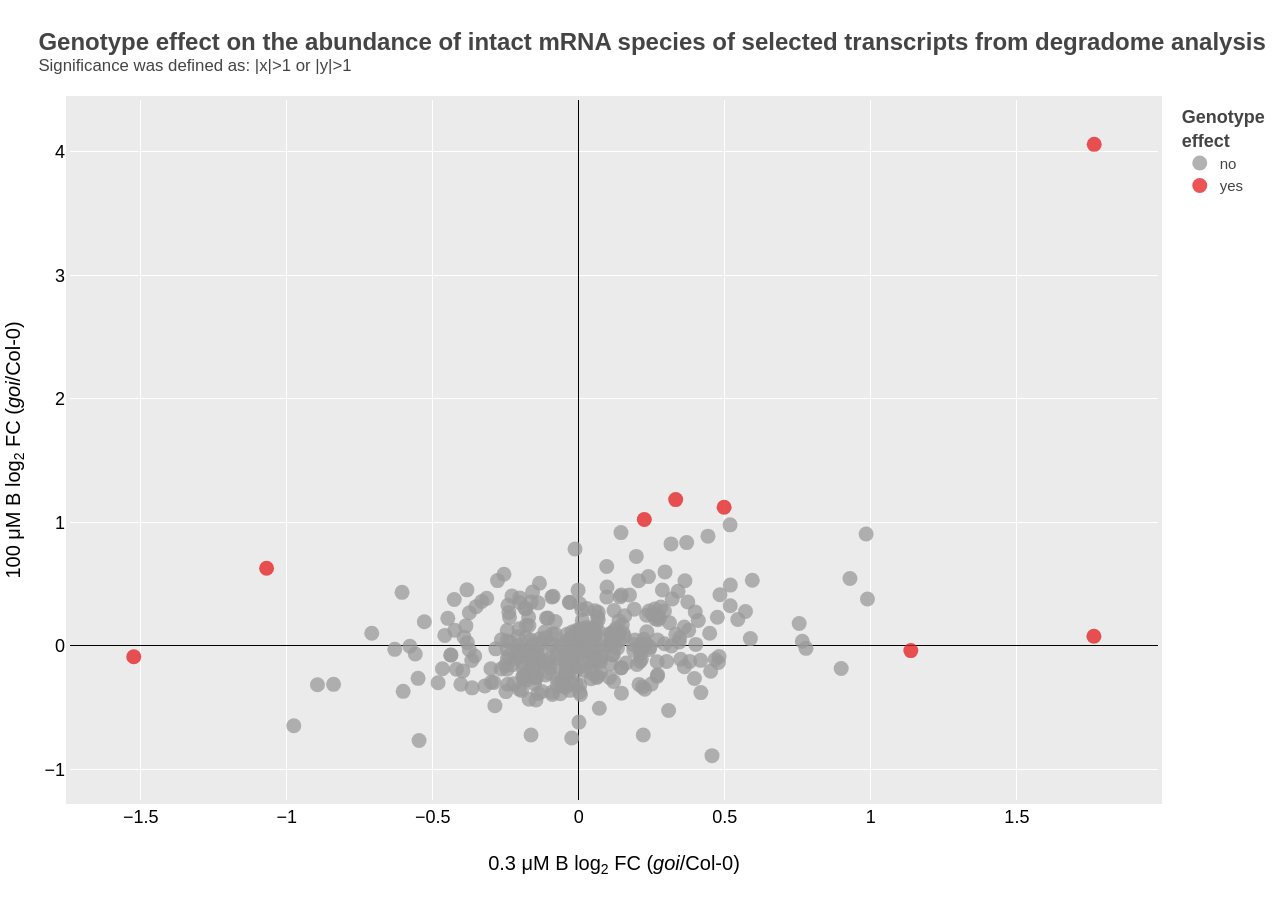
<file: UT/html/cage_v_degradome_miRNA_G_effect_0_99_3.html>
<!DOCTYPE html>
<html lang="en">
<head>
<meta charset="utf-8"/>
<style>body{background-color:white;}</style>
<script src="lib_cage_G_effect/htmlwidgets-1.6.1/htmlwidgets.js"></script>
<script src="lib_cage_G_effect/plotly-binding-4.10.1/plotly.js"></script>
<script src="lib_cage_G_effect/typedarray-0.1/typedarray.min.js"></script>
<script src="lib_cage_G_effect/jquery-3.5.1/jquery.min.js"></script>
<link href="lib_cage_G_effect/crosstalk-1.2.0/css/crosstalk.min.css" rel="stylesheet" />
<script src="lib_cage_G_effect/crosstalk-1.2.0/js/crosstalk.min.js"></script>
<link href="lib_cage_G_effect/plotly-htmlwidgets-css-2.11.1/plotly-htmlwidgets.css" rel="stylesheet" />
<script src="lib_cage_G_effect/plotly-main-2.11.1/plotly-latest.min.js"></script>
  <title>plotly</title>
</head>
<body>
<div id="htmlwidget_container">
  <div class="plotly html-widget html-fill-item-overflow-hidden html-fill-item" id="htmlwidget-41a83ef5637b1f0cd1a9" style="width:100%;height:400px;"></div>
</div>
<script type="application/json" data-for="htmlwidget-41a83ef5637b1f0cd1a9">{"x":{"visdat":{"3c073c36fd1":["function () ","plotlyVisDat"]},"cur_data":"3c073c36fd1","attrs":{"3c073c36fd1":{"mode":"markers","x":{},"y":{},"text":{},"marker":{"size":15,"opacity":0.75},"hovertemplate":"<b>%{text}<\/b><br><br> CAGEseq:<br> <b>100 μM B: %{y:,.2f}<\/b><br> <b>0.3 μM B: %{x:,.2f}<\/b><br> <extra><\/extra>","hoverlabel":{"font":{"size":18}},"color":{},"colors":["#999999","#E41A1C"],"alpha_stroke":1,"sizes":[10,100],"spans":[1,20],"type":"scatter"}},"layout":{"margin":{"b":100,"l":70,"t":100,"r":50,"pad":4},"plot_bgcolor":"#ebebebff","title":{"text":"<b>Genotype effect on the abundance of intact mRNA species of selected transcripts from degradome analysis<\/b><br><sup>Significance was defined as: |x|>1 or |y|>1<\/sup>","x":0.03,"font":{"size":24}},"yaxis":{"domain":[0,1],"automargin":true,"showline":false,"title":"100 μM B log<sub>2<\/sub> FC (<i>goi<\/i>/Col-0)","gridcolor":"white","color":"black","tickfont":{"size":18},"titlefont":{"size":20}},"xaxis":{"domain":[0,1],"automargin":true,"showline":false,"title":"0.3 μM B log<sub>2<\/sub> FC (<i>goi<\/i>/Col-0)","gridcolor":"white","color":"black","tickfont":{"size":18},"titlefont":{"size":20}},"legend":{"title":{"text":"<b>Genotype<br />effect<\/b>"},"font":{"size":15}},"hovermode":"closest","showlegend":true},"source":"A","config":{"modeBarButtonsToAdd":["hoverclosest","hovercompare"],"showSendToCloud":false},"data":[{"mode":"markers","x":[-0.481863068871771,0.0588827586228007,-0.0460124968248276,0.0594084556683073,0.0955287973498701,-0.145112929618142,0.230591863249874,0.0118820691820809,0.111400912252663,-0.202119110855338,0.395883625177563,0.217937518751616,0.0476048373521699,-0.188527736122192,0.0058743689438515,0.14604724323174,0.363371707658172,0.343704161175889,-0.315453682202213,-0.0222426020644119,-0.170991009694429,-0.163642032471496,-0.0919556070484759,0.240813168672963,0.467003813096367,0.0556144902960772,0.000378598976224066,-0.0129760292410383,0.213984489716337,-0.0133334723765731,0.021510586840439,-0.578450247757121,-0.244559363790918,-0.207557454036394,-0.15552293376482,-0.0747303595558626,-0.00249982840659406,-0.24270690196471,-0.0991400571568181,-0.163074758531914,-0.383145871498137,0.0424855115593093,-0.154035014598468,0.110588826118922,-0.193458130294001,-0.0480385634389799,-0.0625941470771915,-0.179476626059332,0.0441912539121219,0.216739952781286,0.0793813271839357,-0.32189792591657,0.0278852350483311,0.185802615301192,-0.146577026806127,0.0265807645579296,0.315629899449088,-0.208215737114566,-0.43851093335376,0.00349471484693307,0.144338445234953,-0.199534267268372,0.0663839393768856,-0.0880209019088209,0.26901709080566,0.053842883555471,-0.152179196858724,-0.180345482741664,-0.0447841793900753,-0.550437642044469,0.157246059354442,-0.0356467966079306,-0.216733131365194,-0.0777980995995196,0.408999550559741,-0.419012542761339,-0.0376693087870599,0.0116855046079336,0.208672920573627,-0.424975857619301,0.120607004484412,-0.207649344061287,-0.237278266960356,0.51856814936426,-0.392930994496718,0.124432712268424,-0.16358682600895,0.222886930316761,-0.375035659037091,-0.147265638870749,-0.249556594295625,-0.426537470285037,-0.0451371990521212,0.270894738542442,0.0523167060938788,-0.0201270903185754,-0.00317145192675949,0.10469377142105,0.0079347426191727,-0.1811199940351,0.0270544682446481,0.13261050956168,-0.0298334021572322,0.44811674429877,-0.188909217517876,0.456014912080133,-0.113983162196209,-0.0304268491477207,-0.00812394935195884,-0.0313522317512753,0.295168997714984,-0.278359236078718,-0.239448514942957,-0.374606227145951,0.206175877720603,0.0493455347865633,0.593986762105952,0.293143503746845,0.241324752819469,-0.102656018559275,0.0707377383844016,0.11909312566716,-0.203755625611416,-0.0920895723373293,-0.203624610443462,-0.114947422395859,-0.239907464377195,0.051881625815712,0.319732320262297,0.0360011011521127,0.0399629260888061,-0.245073379524861,-0.126420087973681,-0.00832263542546407,-0.365592590058089,-0.0982270549257761,-0.140154771825439,-0.227851062003807,0.280404754342143,0.144086253493974,0.0737756365753418,-0.201022187574044,-0.366635646520982,-0.114982520344045,-0.177841832501303,-0.244816184156986,-0.356316292761503,-0.284228135111218,-0.396861955470151,0.12746438004239,0.259878799254044,0.269885826448569,0.00425168665722877,0.0703202292312634,0.0664231868049041,0.00518478573790958,-0.145962340780349,0.108557712512433,0.0104094545545461,0.137624027990323,0.20991280609435,-0.151958213343883,-0.0425191446554202,0.155466338423885,0.231914137226104,-0.110767484183227,-0.157660200211572,-0.133726860994977,0.141109586199684,-0.20115746883602,-0.0321356745893159,-0.3323853200363,0.00265256948110122,0.1968429327542,0.211530310720928,0.988321396519332,0.544375855201824,-0.190740228527518,-0.0922347795912628,-0.051558510996268,-0.0242985739150005,0.570768688359794,-0.528930433339885,-0.245750503179346,0.145977188201639,-0.202488253030544,-0.975819471871802,-0.630150349723093,-0.287317315703752,-0.14272445291752,0.478250128041284,0.268457388511821,-0.0063111885645059,-0.38655995624378,0.238466237364843,-0.00973502921762509,-0.290504537819572,0.0648732126502952,-0.0771238600563038,0.0729385632991021,0.765194059766259,0.361056079729935,0.139479775285657,-0.139559874519733,-0.184555030642693,-0.547024811315318,0.587364493482391,0.0503105076818873,-0.0808483128305651,-0.0613514480913039,0.0643697809479165,-0.099142131396891,0.754531158568746,-0.0901325133485501,0.193094975737641,0.3074162320623,0.777903224473209,-0.0459527248359171,0.220674333836914,-0.351808765578315,0.204502606644267,0.173608148067777,0.00220038656159521,-0.0149314444464651,-0.0132616603598108,0.00290912921427494,-0.251435985064204,0.348788566872166,-0.0906639771869801,-0.191470504214478,-0.300966778393837,-0.458810831841616,-0.204658210349818,-0.052760730478634,0.11484948571092,0.276250184552474,0.19914827166734,0.243551919916439,-0.196260770419263,-0.0242144328719676,0.398627821764366,-0.114891140186276,0.252204085869128,0.0770821184157534,-0.191921216269929,0.483278065248673,-0.134683604189954,-0.147572358538788,-0.299805970175296,-0.17062741294217,0.133486747938097,-0.139639938401486,0.0616087028359657,-0.0195161965458393,-0.223182981537029,0.373244906035893,0.0277386000328736,0.232930341830222,-0.160733652907613,-0.0352806367564375,0.120058988353211,0.073583533113256,0.148911563852841,-0.189969017896298,0.332050592085736,-0.0170595309871859,-0.154499505208963,-0.245782647142006,0.138534028676442,-0.403858395732303,-0.105975235344174,-0.466881844647092,-0.158307233373688,0.151921678920564,0.0205335168487735,0.044702095098421,0.480172828868419,0.369243200798817,-0.437660730967203,-0.138422062554611,-0.197825284969514,-0.708960809539772,0.361407118061428,-0.11657400278274,0.18789444557961,-0.605244759794466,0.226075844769808,0.345171063175998,0.0539283531238716,0.451426015913586,0.00388571059974298,-0.171905806406361,-0.234533181838439,-0.156630106943934,0.261444311769394,0.376273064616296,0.380251898718128,0.417275600229208,0.517945211352658,0.213999808384835,-0.170405758971942,0.983702712238067,-0.21788806907861,0.317286617300182,-0.0305755849692005,0.268791649724904,0.0362933066745595,0.00031513827035861,0.41793113573151,0.118090525149381,-0.601451583922713,-0.0448902130414734,0.0093561983522976,-0.0248539556486296,-0.0722170084462867,0.120086388129267,-0.0635027157305427,0.248252806454121,0.928451400121198,-0.228995551288498,0.0576900976057577,0.4422700840225,-0.15886748282615,-0.839755091701582,-0.158810103782246,-0.256262689655765,-0.0802316742505059,0.1052823536259,-0.00208230276572973,-0.0735125758161966,0.0402867477655943,-0.0432690906088182,0.310482586324227,-0.894876821934287,0.0958625996086296,-0.180621996121164,-0.0594591850848357,0.0548331624288421,-0.559971491310012,0.0427421872351031,0.055718924919889,-0.448564236830221,0.300911016626852,-0.265061123124281,0.47433944796639,0.286126255999812,0.339929695642184,0.083117418931084,-0.0402481258998589,0.268206076189597,-0.265717163985957,0.898349929390633,0.161999058947393,-0.134597464493588,0.518784229601618,0.18963177932011,-0.38182400280419,0.0199768588721703,0.145958336301144,0.111838003104433,0.0964882306035896,-0.0232691822705666,0.106017594306731,0.40064850176896,0.293480583639645,-0.243203213868069],"y":[-0.298638494744551,-0.120546469722157,-0.336393367320924,0.164830938757037,0.641922060011633,-0.257472985047251,0.0121831105058263,0.207483241085598,0.0985078654296468,0.387691290718196,-0.265011678566363,-0.334133872262194,0.138905232988081,-0.2655846045096,-0.393580675780887,-0.176656264791225,0.52713599418429,0.0310069744778488,0.384264253243637,-0.147687546525327,-0.204933754029317,0.046478340415261,-0.376413428913611,0.281335035555406,-0.111024942844509,0.284829222852127,-0.617722724438151,0.784354528866446,-0.111201875186989,-0.213106592288575,-0.201543186903333,-0.00303407607050228,-0.10563139431951,0.0725844833949986,-0.137598704187278,-0.269277002918099,0.450570242771574,0.3285278336405,-0.104035548330432,0.355206282310264,0.453000451773177,-0.266639765803804,-0.0449363111924946,0.0341643976621155,-0.0519850504911624,-0.0841611597288479,0.0063357327593553,0.167410698120218,-0.0791687563297531,-0.0165961993390892,0.0033841311483247,-0.325956541727144,0.301189473685514,0.0108438341419775,-0.438397478795912,-0.0349271904949939,0.825179767163672,0.000346593647140408,-0.0739255253342946,-0.317148706804668,0.916554189196979,-0.0790119575356305,0.211506552463481,0.400320713372485,0.0476925828959456,-0.0882112434675806,-0.307718486979302,-0.276738762048713,-0.151117896691305,-0.263637095260797,0.242763549540077,-0.236889408391844,-0.107353997447111,-0.0994046321429787,0.205224979632599,-0.189257541282674,-0.215645757579019,-0.0334774990345449,-0.0312804735973209,0.126155210184148,0.286083174894267,-0.0399016524230338,0.230220957554467,0.323740421135716,0.0699071411379578,0.00304228936532276,-0.72244386658741,0.0524757238657237,-0.0317868189944358,-0.0411091894891669,-0.370689083691134,0.375003160233098,-0.122915898096427,0.211856009416122,-0.108637149704532,0.0773002409948115,-0.0683471385356149,0.000872339108058848,0.0491077051450807,0.297791805802335,0.14804084789693,-0.0168772174719724,0.0530287568699665,0.102138994885736,-0.242489801532428,-0.889207187897174,-0.236303408637631,-0.360687738927345,-0.00600463664123351,0.352385696859158,0.598332078339698,0.528153974019826,0.269746646126793,0.267403174969437,-0.31264888366141,-0.1379124793908,0.530768537875191,0.282110641195449,-0.029500467648013,0.00150060243673555,0.107510179299028,-0.289462751452179,-0.350617597133276,0.00710435177962138,-0.0366583222962745,-0.138318154589087,-0.0810530080898624,-0.109211622578933,0.379264962589443,-0.109405329316274,0.0257653365625642,0.125009804757464,-0.370325598972779,0.124491560447602,-0.340630212932886,-0.174716870989164,-0.139771579268333,-0.152988678610823,0.313425498448235,-0.178964823194343,-0.217383159131701,-0.080077336021538,-0.118887024462193,0.0642905604284331,-0.0398032067139284,-0.027870938111809,-0.0827148632048549,-0.0248403131501411,-0.203124170083103,0.140092937651311,0.29734004767613,-0.23493132430698,0.137987962910594,-0.50543872660927,0.270406816278227,0.0854070467969366,-0.219029062416962,-0.145691255008276,0.292417594587606,0.201499935030755,-0.126241205432685,-0.0919275506114772,0.0370521643925522,0.075944150001902,0.247290431277895,0.223822754712497,0.00796615848407192,0.0577075178888692,0.396561326747229,-0.0517052721532713,0.350488224062867,0.358571018046755,-0.374610446863996,0.723730138114681,-0.0593905682544185,0.379055226949007,0.213435888180769,-0.181691122061447,0.395906522009685,-0.264930785509486,-0.745983577450144,0.277815216761925,0.194895292716558,0.0397739198524035,0.412049595432556,0.350794770200151,-0.647511296769201,-0.0285296846976546,-0.484755165826716,-0.0488443463563065,-0.134800910131029,-0.24723614670208,0.0421481212757522,0.161580759129961,0.560391042759779,-0.310151116966661,-0.297587072957625,-0.24591904824375,-0.15919848364534,-0.113196539668222,0.0363169916321673,0.151970175098041,0.04552510876813,0.34768803167861,0.303840064190339,-0.766617710510532,0.0582682999180638,-0.0935154771680082,0.19737201057426,-0.29647982790518,0.23315426743825,-0.22099243067636,0.18014500870757,0.0962792706081904,0.0478232874279293,-0.523898439765423,-0.0205347455993634,-0.24657673204636,-0.721839345928968,0.317102990576523,0.526846943033008,0.411553066821644,-0.0661509525067145,-0.0691197138494162,-0.164785628932216,0.340272313228282,-0.159852069807304,-0.109288884265304,-0.394063512543903,-0.143065558705325,-0.185190228554899,0.0843411764097513,0.137918213097599,-0.32535151543539,-0.0745938293657356,0.225925750731448,-0.15079486271866,-0.00963871998500239,-0.361998499522011,-0.313700124132013,0.274603450675557,-0.115345138934127,0.253837312554435,-0.087106140184793,-0.250445797846678,0.413393103756346,0.505950403429496,-0.25944730066451,-0.294613928212007,0.164838457962185,0.094829996797232,-0.0829848847493902,-0.257006139348745,0.0283287108181356,-0.308161019331601,0.354637821073207,-0.156050976735902,0.113527507672789,-0.0799753698192895,-0.0773558802928939,0.117509579156977,-0.129047198682386,0.169898236021846,-0.076691086422359,0.0935597121763137,-0.0115930155474235,-0.169000016610029,-0.18870372400649,0.109748217294944,-0.311261956599061,0.224323235977996,-0.18606940978533,0.436216774608269,0.104131311897946,0.13583071916186,-0.220057457375518,-0.0860234697826018,0.835832691752829,-0.0738497368079617,-0.386695366579239,-0.0849384626279875,0.101578766124805,-0.169886686376701,0.11096811576625,-0.0387687916645252,0.432966194622476,-0.351645330740665,0.061430342953906,0.0887522254843884,-0.206022249306777,-0.170973319676786,0.23267475297192,0.0294240110550554,-0.197035723520148,0.220407219739016,0.125294712834351,-0.126308410423159,-0.117787597762664,0.979298426344008,0.0108779067948645,-0.43271248028594,0.905373780530126,-0.0802371080080779,-0.000624304240231247,-0.121208813617786,0.249456237053925,0.0793275340734886,0.114767933386268,-0.378974159131032,-0.0717427207122959,-0.368848760592171,-0.207299580132658,0.107664539193751,-0.0547568889892757,-0.0509539887968215,0.0915929382370052,-0.387404118091735,-0.310002901697262,0.544578991923674,0.402351135822174,0.104056749169569,0.888013008800629,-0.185083743069252,-0.312113397219113,-0.147168524741938,0.579470518302815,0.0951095942498552,-0.256267367329202,-0.014008920129516,-0.323378278720414,0.00978349626084626,-0.192758919548588,0.186979773935913,-0.315672926692925,0.394455307184602,0.0642410935866217,-0.00902917457017553,0.0843465988206585,-0.0665358042738091,0.0637937061105888,-0.00503013603278127,0.222403439366302,-0.126860937141552,0.0481565654669944,0.231169597551265,0.452202701259496,0.441450824169574,-0.00895625962132028,0.0941415387641402,-0.129590749923843,-0.18749467217114,-0.183474614238554,-0.138698941085764,0.0180412327029174,0.49134495900675,0.296899301589678,0.0256585701967601,-0.0319762208622842,-0.383530261443134,0.0374230246132181,0.476452451014881,0.111132771786272,0.0980912712477052,0.0111773739223407,0.0161950425184512,-0.311684167582882],"text":["AT1G01540<br>Col-0 vs goi [B100]","AT1G04250 (AXR3)<br>Col-0 vs goi [B100]","AT1G07310<br>Col-0 vs goi [B100]","AT1G08210<br>Col-0 vs goi [B100]","AT1G09780 (iPGAM1)<br>Col-0 vs goi [B100]","AT1G10700 (PRS3)<br>Col-0 vs goi [B100]","AT1G13730<br>Col-0 vs goi [B100]","AT1G13990<br>Col-0 vs goi [B100]","AT1G15030<br>Col-0 vs goi [B100]","AT1G17220 (FUG1)<br>Col-0 vs goi [B100]","AT1G17620<br>Col-0 vs goi [B100]","AT1G19360 (RRA3)<br>Col-0 vs goi [B100]","AT1G19770 (PUP14)<br>Col-0 vs goi [B100]","AT1G19835<br>Col-0 vs goi [B100]","AT1G22860<br>Col-0 vs goi [B100]","AT1G24170 (LGT9)<br>Col-0 vs goi [B100]","AT1G29790<br>Col-0 vs goi [B100]","AT1G30690<br>Col-0 vs goi [B100]","AT1G32750 (HAF01)<br>Col-0 vs goi [B100]","AT1G33750<br>Col-0 vs goi [B100]","AT1G34130 (STT3B)<br>Col-0 vs goi [B100]","AT1G44910 (PRP40A)<br>Col-0 vs goi [B100]","AT1G48510<br>Col-0 vs goi [B100]","AT1G50110<br>Col-0 vs goi [B100]","AT1G52340 (ABA2)<br>Col-0 vs goi [B100]","AT1G54270 (EIF4A-2)<br>Col-0 vs goi [B100]","AT1G60620 (RPAC43)<br>Col-0 vs goi [B100]","AT1G61600<br>Col-0 vs goi [B100]","AT1G62660<br>Col-0 vs goi [B100]","AT1G64520 (RPN12a)<br>Col-0 vs goi [B100]","AT1G68810<br>Col-0 vs goi [B100]","AT1G72360 (ERF73)<br>Col-0 vs goi [B100]","AT1G80620<br>Col-0 vs goi [B100]","AT2G03640<br>Col-0 vs goi [B100]","AT2G04160 (AIR3)<br>Col-0 vs goi [B100]","AT2G17410<br>Col-0 vs goi [B100]","AT2G19640 (ASHR2)<br>Col-0 vs goi [B100]","AT2G20920<br>Col-0 vs goi [B100]","AT2G23430 (ICK1)<br>Col-0 vs goi [B100]","AT2G23790<br>Col-0 vs goi [B100]","AT2G24570 (WRKY17)<br>Col-0 vs goi [B100]","AT2G25260<br>Col-0 vs goi [B100]","AT2G28290 (SYD)<br>Col-0 vs goi [B100]","AT2G30060<br>Col-0 vs goi [B100]","AT2G30100<br>Col-0 vs goi [B100]","AT2G30840<br>Col-0 vs goi [B100]","AT2G31280 (CPUORF7)<br>Col-0 vs goi [B100]","AT2G31840 (MRL7-L)<br>Col-0 vs goi [B100]","AT2G33435<br>Col-0 vs goi [B100]","AT2G36380 (ABCG34)<br>Col-0 vs goi [B100]","AT2G39970 (PXN)<br>Col-0 vs goi [B100]","AT2G41520 (TPR15)<br>Col-0 vs goi [B100]","AT2G42240<br>Col-0 vs goi [B100]","AT2G43290 (MSS3)<br>Col-0 vs goi [B100]","AT2G44450 (BGLU15)<br>Col-0 vs goi [B100]","AT2G45470 (FLA8)<br>Col-0 vs goi [B100]","AT2G46680 (HB-7)<br>Col-0 vs goi [B100]","AT2G46800 (ZAT)<br>Col-0 vs goi [B100]","AT2G47790<br>Col-0 vs goi [B100]","AT2G47860 (SETH6)<br>Col-0 vs goi [B100]","AT3G01970 (WRKY45)<br>Col-0 vs goi [B100]","AT3G02260 (BIG)<br>Col-0 vs goi [B100]","AT3G03340 (UNE6)<br>Col-0 vs goi [B100]","AT3G04590<br>Col-0 vs goi [B100]","AT3G08680<br>Col-0 vs goi [B100]","AT3G09690<br>Col-0 vs goi [B100]","AT3G10350<br>Col-0 vs goi [B100]","AT3G11830<br>Col-0 vs goi [B100]","AT3G14080 (LSM1B)<br>Col-0 vs goi [B100]","AT3G14270 (FAB1B)<br>Col-0 vs goi [B100]","AT3G17430<br>Col-0 vs goi [B100]","AT3G20320 (ABCI15)<br>Col-0 vs goi [B100]","AT3G22590 (PHP)<br>Col-0 vs goi [B100]","AT3G23920 (BAM1)<br>Col-0 vs goi [B100]","AT3G24170 (GR1)<br>Col-0 vs goi [B100]","AT3G26000<br>Col-0 vs goi [B100]","AT3G28130 (UMAMIT44)<br>Col-0 vs goi [B100]","AT3G29180<br>Col-0 vs goi [B100]","AT3G47590<br>Col-0 vs goi [B100]","AT3G48560 (CSR1)<br>Col-0 vs goi [B100]","AT3G50630 (KRP2)<br>Col-0 vs goi [B100]","AT3G50690<br>Col-0 vs goi [B100]","AT3G52150 (PSRP2)<br>Col-0 vs goi [B100]","AT3G56760<br>Col-0 vs goi [B100]","AT3G57170<br>Col-0 vs goi [B100]","AT3G58120 (BZIP61)<br>Col-0 vs goi [B100]","AT3G62010<br>Col-0 vs goi [B100]","AT3G62830 (AUD1)<br>Col-0 vs goi [B100]","AT4G00030<br>Col-0 vs goi [B100]","AT4G00730 (ANL2)<br>Col-0 vs goi [B100]","AT4G01040<br>Col-0 vs goi [B100]","AT4G02410<br>Col-0 vs goi [B100]","AT4G08310<br>Col-0 vs goi [B100]","AT4G08900 (ARGAH1)<br>Col-0 vs goi [B100]","AT4G20280 (TAF11)<br>Col-0 vs goi [B100]","AT4G26060<br>Col-0 vs goi [B100]","AT4G27010 (EMB2788)<br>Col-0 vs goi [B100]","AT4G29830 (VIP3)<br>Col-0 vs goi [B100]","AT4G31270<br>Col-0 vs goi [B100]","AT4G32285<br>Col-0 vs goi [B100]","AT4G32780<br>Col-0 vs goi [B100]","AT4G33140<br>Col-0 vs goi [B100]","AT4G36860<br>Col-0 vs goi [B100]","AT4G39730 (PLAT1)<br>Col-0 vs goi [B100]","AT4G40042<br>Col-0 vs goi [B100]","AT5G01040 (LAC8)<br>Col-0 vs goi [B100]","AT5G05180<br>Col-0 vs goi [B100]","AT5G07220 (BAG3)<br>Col-0 vs goi [B100]","AT5G08630<br>Col-0 vs goi [B100]","AT5G08650<br>Col-0 vs goi [B100]","AT5G09250 (KIWI)<br>Col-0 vs goi [B100]","AT5G09880<br>Col-0 vs goi [B100]","AT5G10010<br>Col-0 vs goi [B100]","AT5G11600<br>Col-0 vs goi [B100]","AT5G13200<br>Col-0 vs goi [B100]","AT5G13810<br>Col-0 vs goi [B100]","AT5G13890<br>Col-0 vs goi [B100]","AT5G14200 (IMD1)<br>Col-0 vs goi [B100]","AT5G15350 (ENODL17)<br>Col-0 vs goi [B100]","AT5G16180 (CRS1)<br>Col-0 vs goi [B100]","AT5G16710 (DHAR3)<br>Col-0 vs goi [B100]","AT5G16830 (SYP21)<br>Col-0 vs goi [B100]","AT5G22840<br>Col-0 vs goi [B100]","AT5G24690<br>Col-0 vs goi [B100]","AT5G25160 (ZFP3)<br>Col-0 vs goi [B100]","AT5G25757<br>Col-0 vs goi [B100]","AT5G25830 (GATA12)<br>Col-0 vs goi [B100]","AT5G26260<br>Col-0 vs goi [B100]","AT5G33320 (CUE1)<br>Col-0 vs goi [B100]","AT5G35570<br>Col-0 vs goi [B100]","AT5G42440<br>Col-0 vs goi [B100]","AT5G43190<br>Col-0 vs goi [B100]","AT5G43430 (ETFBETA)<br>Col-0 vs goi [B100]","AT5G43560<br>Col-0 vs goi [B100]","AT5G45500<br>Col-0 vs goi [B100]","AT5G47760 (PGLP2)<br>Col-0 vs goi [B100]","AT5G49940 (NFU2)<br>Col-0 vs goi [B100]","AT5G53440<br>Col-0 vs goi [B100]","AT5G54390 (HL)<br>Col-0 vs goi [B100]","AT5G55210<br>Col-0 vs goi [B100]","AT5G56730<br>Col-0 vs goi [B100]","AT5G58520<br>Col-0 vs goi [B100]","AT5G58930<br>Col-0 vs goi [B100]","AT5G63470 (NF-YC4)<br>Col-0 vs goi [B100]","AT5G63490<br>Col-0 vs goi [B100]","AT5G63620<br>Col-0 vs goi [B100]","AT5G65250<br>Col-0 vs goi [B100]","AT5G65570<br>Col-0 vs goi [B100]","AT5G66600<br>Col-0 vs goi [B100]","AT1G05010 (EFE)<br>goi vs Col-0 [B100]","AT1G05060<br>goi vs Col-0 [B100]","AT1G05700<br>goi vs Col-0 [B100]","AT1G07320 (RPL4)<br>goi vs Col-0 [B100]","AT1G11890 (SEC22)<br>goi vs Col-0 [B100]","AT1G12050<br>goi vs Col-0 [B100]","AT1G22450 (COX6B)<br>goi vs Col-0 [B100]","AT1G22730<br>goi vs Col-0 [B100]","AT1G28050 (BBX13)<br>goi vs Col-0 [B100]","AT1G28580<br>goi vs Col-0 [B100]","AT1G29640<br>goi vs Col-0 [B100]","AT1G30470<br>goi vs Col-0 [B100]","AT1G31885 (NIP3;1)<br>goi vs Col-0 [B100]","AT1G33990 (MES14)<br>goi vs Col-0 [B100]","AT1G34120 (IP5PI)<br>goi vs Col-0 [B100]","AT1G43620 (UGT80B1)<br>goi vs Col-0 [B100]","AT1G48050 (KU80)<br>goi vs Col-0 [B100]","AT1G50380<br>goi vs Col-0 [B100]","AT1G51170 (UCN)<br>goi vs Col-0 [B100]","AT1G52310<br>goi vs Col-0 [B100]","AT1G58250 (SAB)<br>goi vs Col-0 [B100]","AT1G60000<br>goi vs Col-0 [B100]","AT1G61520 (LHCA3)<br>goi vs Col-0 [B100]","AT1G61690<br>goi vs Col-0 [B100]","AT1G67030 (ZFP6)<br>goi vs Col-0 [B100]","AT1G67920<br>goi vs Col-0 [B100]","AT1G75030 (TLP-3)<br>goi vs Col-0 [B100]","AT1G76250<br>goi vs Col-0 [B100]","AT1G76630<br>goi vs Col-0 [B100]","AT1G79090<br>goi vs Col-0 [B100]","AT1G79660<br>goi vs Col-0 [B100]","AT2G06050 (OPR3)<br>goi vs Col-0 [B100]","AT2G22540 (SVP)<br>goi vs Col-0 [B100]","AT2G22850 (bZIP6)<br>goi vs Col-0 [B100]","AT2G30800 (HVT1)<br>goi vs Col-0 [B100]","AT2G30950 (VAR2)<br>goi vs Col-0 [B100]","AT2G35940 (BLH1)<br>goi vs Col-0 [B100]","AT2G37440<br>goi vs Col-0 [B100]","AT2G37460 (UMAMIT12)<br>goi vs Col-0 [B100]","AT2G42650<br>goi vs Col-0 [B100]","AT2G47420 (DIM1A)<br>goi vs Col-0 [B100]","AT3G03773<br>goi vs Col-0 [B100]","AT3G04090 (SIP1A)<br>goi vs Col-0 [B100]","AT3G06200<br>goi vs Col-0 [B100]","AT3G07210<br>goi vs Col-0 [B100]","AT3G07720<br>goi vs Col-0 [B100]","AT3G11510<br>goi vs Col-0 [B100]","AT3G13320 (CAX2)<br>goi vs Col-0 [B100]","AT3G14830<br>goi vs Col-0 [B100]","AT3G18420<br>goi vs Col-0 [B100]","AT3G19420 (PEN2)<br>goi vs Col-0 [B100]","AT3G20860 (NEK5)<br>goi vs Col-0 [B100]","AT3G22845<br>goi vs Col-0 [B100]","AT3G26780 (MEF14)<br>goi vs Col-0 [B100]","AT3G27020 (YSL6)<br>goi vs Col-0 [B100]","AT3G29760<br>goi vs Col-0 [B100]","AT3G45730<br>goi vs Col-0 [B100]","AT3G46290 (HERK1)<br>goi vs Col-0 [B100]","AT3G46450<br>goi vs Col-0 [B100]","AT3G46650<br>goi vs Col-0 [B100]","AT3G49725<br>goi vs Col-0 [B100]","AT3G53780 (RBL4)<br>goi vs Col-0 [B100]","AT4G00355 (ATI2)<br>goi vs Col-0 [B100]","AT4G04990<br>goi vs Col-0 [B100]","AT4G06634 (YY1)<br>goi vs Col-0 [B100]","AT4G11820 (HMGS)<br>goi vs Col-0 [B100]","AT4G15396 (CYP702A6)<br>goi vs Col-0 [B100]","AT4G17250<br>goi vs Col-0 [B100]","AT4G18130 (PHYE)<br>goi vs Col-0 [B100]","AT4G18280<br>goi vs Col-0 [B100]","AT4G19010<br>goi vs Col-0 [B100]","AT4G22240<br>goi vs Col-0 [B100]","AT4G24060<br>goi vs Col-0 [B100]","AT4G25050 (ACP4)<br>goi vs Col-0 [B100]","AT4G25660<br>goi vs Col-0 [B100]","AT4G26970 (ACO2)<br>goi vs Col-0 [B100]","AT4G28440<br>goi vs Col-0 [B100]","AT4G31150<br>goi vs Col-0 [B100]","AT4G32570 (TIFY8)<br>goi vs Col-0 [B100]","AT4G32920<br>goi vs Col-0 [B100]","AT4G33910<br>goi vs Col-0 [B100]","AT4G34350 (HDR)<br>goi vs Col-0 [B100]","AT5G03330<br>goi vs Col-0 [B100]","AT5G05700 (ATE1)<br>goi vs Col-0 [B100]","AT5G09400 (KUP7)<br>goi vs Col-0 [B100]","AT5G09900 (EMB2107)<br>goi vs Col-0 [B100]","AT5G38470 (RAD23D)<br>goi vs Col-0 [B100]","AT5G40660<br>goi vs Col-0 [B100]","AT5G41970<br>goi vs Col-0 [B100]","AT5G52380<br>goi vs Col-0 [B100]","AT5G54440 (CLUB)<br>goi vs Col-0 [B100]","AT5G55550<br>goi vs Col-0 [B100]","AT5G62930<br>goi vs Col-0 [B100]","AT5G64430<br>goi vs Col-0 [B100]","AT5G67590 (FRO1)<br>goi vs Col-0 [B100]","AT1G05410<br>Col-0 vs goi [B03]","AT1G06550<br>Col-0 vs goi [B03]","AT1G07230 (NPC1)<br>Col-0 vs goi [B03]","AT1G10720<br>Col-0 vs goi [B03]","AT1G12310<br>Col-0 vs goi [B03]","AT1G12410 (CLP2)<br>Col-0 vs goi [B03]","AT1G14685 (BPC2)<br>Col-0 vs goi [B03]","AT1G16180<br>Col-0 vs goi [B03]","AT1G19850 (MP)<br>Col-0 vs goi [B03]","AT1G20200 (EMB2719)<br>Col-0 vs goi [B03]","AT1G20430<br>Col-0 vs goi [B03]","AT1G23950<br>Col-0 vs goi [B03]","AT1G32630<br>Col-0 vs goi [B03]","AT1G33040 (NACA5)<br>Col-0 vs goi [B03]","AT1G45976 (SBP1)<br>Col-0 vs goi [B03]","AT1G48160<br>Col-0 vs goi [B03]","AT1G48790 (AMSH1)<br>Col-0 vs goi [B03]","AT1G76140<br>Col-0 vs goi [B03]","AT1G76850 (SEC5A)<br>Col-0 vs goi [B03]","AT1G77140 (VPS45)<br>Col-0 vs goi [B03]","AT1G79270 (ECT8)<br>Col-0 vs goi [B03]","AT1G79870<br>Col-0 vs goi [B03]","AT2G07727<br>Col-0 vs goi [B03]","AT2G18876<br>Col-0 vs goi [B03]","AT2G33120 (SAR1)<br>Col-0 vs goi [B03]","AT2G37480<br>Col-0 vs goi [B03]","AT2G38440 (SCAR2)<br>Col-0 vs goi [B03]","AT2G39580<br>Col-0 vs goi [B03]","AT2G39900 (WLIM2a)<br>Col-0 vs goi [B03]","AT3G02230 (RGP1)<br>Col-0 vs goi [B03]","AT3G03130<br>Col-0 vs goi [B03]","AT3G03860 (APRL5)<br>Col-0 vs goi [B03]","AT3G04070 (NAC047)<br>Col-0 vs goi [B03]","AT3G08590 (iPGAM2)<br>Col-0 vs goi [B03]","AT3G18320<br>Col-0 vs goi [B03]","AT3G18740 (RLK902)<br>Col-0 vs goi [B03]","AT3G18860<br>Col-0 vs goi [B03]","AT3G19895<br>Col-0 vs goi [B03]","AT3G25780 (AOC3)<br>Col-0 vs goi [B03]","AT3G26560<br>Col-0 vs goi [B03]","AT3G27160 (GHS1)<br>Col-0 vs goi [B03]","AT3G27650 (LBD25)<br>Col-0 vs goi [B03]","AT3G44190<br>Col-0 vs goi [B03]","AT3G46640 (PCL1)<br>Col-0 vs goi [B03]","AT3G49470 (NACA2)<br>Col-0 vs goi [B03]","AT3G49720<br>Col-0 vs goi [B03]","AT3G52090 (NRPB11)<br>Col-0 vs goi [B03]","AT3G56590<br>Col-0 vs goi [B03]","AT3G58040 (SINAT2)<br>Col-0 vs goi [B03]","AT3G59020<br>Col-0 vs goi [B03]","AT3G61820<br>Col-0 vs goi [B03]","AT3G62190<br>Col-0 vs goi [B03]","AT3G62600 (ATERDJ3B)<br>Col-0 vs goi [B03]","AT4G09030 (AGP10)<br>Col-0 vs goi [B03]","AT4G17280<br>Col-0 vs goi [B03]","AT4G17530 (RAB1C)<br>Col-0 vs goi [B03]","AT4G23650 (CDPK6)<br>Col-0 vs goi [B03]","AT4G24130<br>Col-0 vs goi [B03]","AT4G25310<br>Col-0 vs goi [B03]","AT5G04810<br>Col-0 vs goi [B03]","AT5G07110 (PRA1.B6)<br>Col-0 vs goi [B03]","AT5G07580<br>Col-0 vs goi [B03]","AT5G07840 (PIA1)<br>Col-0 vs goi [B03]","AT5G10490 (MSL2)<br>Col-0 vs goi [B03]","AT5G11740 (AGP15)<br>Col-0 vs goi [B03]","AT5G16660<br>Col-0 vs goi [B03]","AT5G20250 (DIN10)<br>Col-0 vs goi [B03]","AT5G20550<br>Col-0 vs goi [B03]","AT5G24610<br>Col-0 vs goi [B03]","AT5G24710<br>Col-0 vs goi [B03]","AT5G25770<br>Col-0 vs goi [B03]","AT5G41950<br>Col-0 vs goi [B03]","AT5G45130 (RHA1)<br>Col-0 vs goi [B03]","AT5G45775<br>Col-0 vs goi [B03]","AT5G46730<br>Col-0 vs goi [B03]","AT5G47560 (TDT)<br>Col-0 vs goi [B03]","AT5G49220<br>Col-0 vs goi [B03]","AT5G49660 (XIP1)<br>Col-0 vs goi [B03]","AT5G51150<br>Col-0 vs goi [B03]","AT5G56870 (BGAL4)<br>Col-0 vs goi [B03]","AT5G60590<br>Col-0 vs goi [B03]","AT5G64240 (MC3)<br>Col-0 vs goi [B03]","AT1G09090 (RBOHB)<br>goi vs Col-0 [B03]","AT1G16210<br>goi vs Col-0 [B03]","AT1G16460 (RDH2)<br>goi vs Col-0 [B03]","AT1G20960 (emb1507)<br>goi vs Col-0 [B03]","AT1G34320<br>goi vs Col-0 [B03]","AT1G57610<br>goi vs Col-0 [B03]","AT1G57620<br>goi vs Col-0 [B03]","AT1G72060<br>goi vs Col-0 [B03]","AT1G79600<br>goi vs Col-0 [B03]","AT2G06510 (RPA1A)<br>goi vs Col-0 [B03]","AT2G15980<br>goi vs Col-0 [B03]","AT2G17540<br>goi vs Col-0 [B03]","AT2G24762 (GDU4)<br>goi vs Col-0 [B03]","AT2G34640 (PTAC12)<br>goi vs Col-0 [B03]","AT2G40380 (PRA1.B2)<br>goi vs Col-0 [B03]","AT2G45530<br>goi vs Col-0 [B03]","AT3G05510<br>goi vs Col-0 [B03]","AT3G06010 (ATCHR12)<br>goi vs Col-0 [B03]","AT3G07870<br>goi vs Col-0 [B03]","AT3G12750 (ZIP1)<br>goi vs Col-0 [B03]","AT3G19170 (PREP1)<br>goi vs Col-0 [B03]","AT3G44380<br>goi vs Col-0 [B03]","AT3G45610 (DOF6)<br>goi vs Col-0 [B03]","AT3G46540<br>goi vs Col-0 [B03]","AT3G51910 (HSFA7A)<br>goi vs Col-0 [B03]","AT3G56400 (WRKY70)<br>goi vs Col-0 [B03]","AT3G57480<br>goi vs Col-0 [B03]","AT4G02100<br>goi vs Col-0 [B03]","AT4G08780<br>goi vs Col-0 [B03]","AT4G15160<br>goi vs Col-0 [B03]","AT4G24900 (TTL)<br>goi vs Col-0 [B03]","AT4G33080<br>goi vs Col-0 [B03]","AT4G34430 (CHB3)<br>goi vs Col-0 [B03]","AT4G39540 (SK2)<br>goi vs Col-0 [B03]","AT5G06050<br>goi vs Col-0 [B03]","AT5G20490 (XIK)<br>goi vs Col-0 [B03]","AT5G44180 (RLT2)<br>goi vs Col-0 [B03]","AT5G49280<br>goi vs Col-0 [B03]","AT5G54850<br>goi vs Col-0 [B03]","AT5G63000<br>goi vs Col-0 [B03]"],"marker":{"color":"rgba(153,153,153,1)","size":15,"opacity":0.75,"line":{"color":"rgba(153,153,153,1)"}},"hovertemplate":["<b>%{text}<\/b><br><br> CAGEseq:<br> <b>100 μM B: %{y:,.2f}<\/b><br> <b>0.3 μM B: %{x:,.2f}<\/b><br> <extra><\/extra>","<b>%{text}<\/b><br><br> CAGEseq:<br> <b>100 μM B: %{y:,.2f}<\/b><br> <b>0.3 μM B: %{x:,.2f}<\/b><br> <extra><\/extra>","<b>%{text}<\/b><br><br> CAGEseq:<br> <b>100 μM B: %{y:,.2f}<\/b><br> <b>0.3 μM B: %{x:,.2f}<\/b><br> <extra><\/extra>","<b>%{text}<\/b><br><br> CAGEseq:<br> <b>100 μM B: %{y:,.2f}<\/b><br> <b>0.3 μM B: %{x:,.2f}<\/b><br> <extra><\/extra>","<b>%{text}<\/b><br><br> CAGEseq:<br> <b>100 μM B: %{y:,.2f}<\/b><br> <b>0.3 μM B: %{x:,.2f}<\/b><br> <extra><\/extra>","<b>%{text}<\/b><br><br> CAGEseq:<br> <b>100 μM B: %{y:,.2f}<\/b><br> <b>0.3 μM B: %{x:,.2f}<\/b><br> <extra><\/extra>","<b>%{text}<\/b><br><br> CAGEseq:<br> <b>100 μM B: %{y:,.2f}<\/b><br> <b>0.3 μM B: %{x:,.2f}<\/b><br> <extra><\/extra>","<b>%{text}<\/b><br><br> CAGEseq:<br> <b>100 μM B: %{y:,.2f}<\/b><br> <b>0.3 μM B: %{x:,.2f}<\/b><br> <extra><\/extra>","<b>%{text}<\/b><br><br> CAGEseq:<br> <b>100 μM B: %{y:,.2f}<\/b><br> <b>0.3 μM B: %{x:,.2f}<\/b><br> <extra><\/extra>","<b>%{text}<\/b><br><br> CAGEseq:<br> <b>100 μM B: %{y:,.2f}<\/b><br> <b>0.3 μM B: %{x:,.2f}<\/b><br> <extra><\/extra>","<b>%{text}<\/b><br><br> CAGEseq:<br> <b>100 μM B: %{y:,.2f}<\/b><br> <b>0.3 μM B: %{x:,.2f}<\/b><br> <extra><\/extra>","<b>%{text}<\/b><br><br> CAGEseq:<br> <b>100 μM B: %{y:,.2f}<\/b><br> <b>0.3 μM B: %{x:,.2f}<\/b><br> <extra><\/extra>","<b>%{text}<\/b><br><br> CAGEseq:<br> <b>100 μM B: %{y:,.2f}<\/b><br> <b>0.3 μM B: %{x:,.2f}<\/b><br> <extra><\/extra>","<b>%{text}<\/b><br><br> CAGEseq:<br> <b>100 μM B: %{y:,.2f}<\/b><br> <b>0.3 μM B: %{x:,.2f}<\/b><br> <extra><\/extra>","<b>%{text}<\/b><br><br> CAGEseq:<br> <b>100 μM B: %{y:,.2f}<\/b><br> <b>0.3 μM B: %{x:,.2f}<\/b><br> <extra><\/extra>","<b>%{text}<\/b><br><br> CAGEseq:<br> <b>100 μM B: %{y:,.2f}<\/b><br> <b>0.3 μM B: %{x:,.2f}<\/b><br> <extra><\/extra>","<b>%{text}<\/b><br><br> CAGEseq:<br> <b>100 μM B: %{y:,.2f}<\/b><br> <b>0.3 μM B: %{x:,.2f}<\/b><br> <extra><\/extra>","<b>%{text}<\/b><br><br> CAGEseq:<br> <b>100 μM B: %{y:,.2f}<\/b><br> <b>0.3 μM B: %{x:,.2f}<\/b><br> <extra><\/extra>","<b>%{text}<\/b><br><br> CAGEseq:<br> <b>100 μM B: %{y:,.2f}<\/b><br> <b>0.3 μM B: %{x:,.2f}<\/b><br> <extra><\/extra>","<b>%{text}<\/b><br><br> CAGEseq:<br> <b>100 μM B: %{y:,.2f}<\/b><br> <b>0.3 μM B: %{x:,.2f}<\/b><br> <extra><\/extra>","<b>%{text}<\/b><br><br> CAGEseq:<br> <b>100 μM B: %{y:,.2f}<\/b><br> <b>0.3 μM B: %{x:,.2f}<\/b><br> <extra><\/extra>","<b>%{text}<\/b><br><br> CAGEseq:<br> <b>100 μM B: %{y:,.2f}<\/b><br> <b>0.3 μM B: %{x:,.2f}<\/b><br> <extra><\/extra>","<b>%{text}<\/b><br><br> CAGEseq:<br> <b>100 μM B: %{y:,.2f}<\/b><br> <b>0.3 μM B: %{x:,.2f}<\/b><br> <extra><\/extra>","<b>%{text}<\/b><br><br> CAGEseq:<br> <b>100 μM B: %{y:,.2f}<\/b><br> <b>0.3 μM B: %{x:,.2f}<\/b><br> <extra><\/extra>","<b>%{text}<\/b><br><br> CAGEseq:<br> <b>100 μM B: %{y:,.2f}<\/b><br> <b>0.3 μM B: %{x:,.2f}<\/b><br> <extra><\/extra>","<b>%{text}<\/b><br><br> CAGEseq:<br> <b>100 μM B: %{y:,.2f}<\/b><br> <b>0.3 μM B: %{x:,.2f}<\/b><br> <extra><\/extra>","<b>%{text}<\/b><br><br> CAGEseq:<br> <b>100 μM B: %{y:,.2f}<\/b><br> <b>0.3 μM B: %{x:,.2f}<\/b><br> <extra><\/extra>","<b>%{text}<\/b><br><br> CAGEseq:<br> <b>100 μM B: %{y:,.2f}<\/b><br> <b>0.3 μM B: %{x:,.2f}<\/b><br> <extra><\/extra>","<b>%{text}<\/b><br><br> CAGEseq:<br> <b>100 μM B: %{y:,.2f}<\/b><br> <b>0.3 μM B: %{x:,.2f}<\/b><br> <extra><\/extra>","<b>%{text}<\/b><br><br> CAGEseq:<br> <b>100 μM B: %{y:,.2f}<\/b><br> <b>0.3 μM B: %{x:,.2f}<\/b><br> <extra><\/extra>","<b>%{text}<\/b><br><br> CAGEseq:<br> <b>100 μM B: %{y:,.2f}<\/b><br> <b>0.3 μM B: %{x:,.2f}<\/b><br> <extra><\/extra>","<b>%{text}<\/b><br><br> CAGEseq:<br> <b>100 μM B: %{y:,.2f}<\/b><br> <b>0.3 μM B: %{x:,.2f}<\/b><br> <extra><\/extra>","<b>%{text}<\/b><br><br> CAGEseq:<br> <b>100 μM B: %{y:,.2f}<\/b><br> <b>0.3 μM B: %{x:,.2f}<\/b><br> <extra><\/extra>","<b>%{text}<\/b><br><br> CAGEseq:<br> <b>100 μM B: %{y:,.2f}<\/b><br> <b>0.3 μM B: %{x:,.2f}<\/b><br> <extra><\/extra>","<b>%{text}<\/b><br><br> CAGEseq:<br> <b>100 μM B: %{y:,.2f}<\/b><br> <b>0.3 μM B: %{x:,.2f}<\/b><br> <extra><\/extra>","<b>%{text}<\/b><br><br> CAGEseq:<br> <b>100 μM B: %{y:,.2f}<\/b><br> <b>0.3 μM B: %{x:,.2f}<\/b><br> <extra><\/extra>","<b>%{text}<\/b><br><br> CAGEseq:<br> <b>100 μM B: %{y:,.2f}<\/b><br> <b>0.3 μM B: %{x:,.2f}<\/b><br> <extra><\/extra>","<b>%{text}<\/b><br><br> CAGEseq:<br> <b>100 μM B: %{y:,.2f}<\/b><br> <b>0.3 μM B: %{x:,.2f}<\/b><br> <extra><\/extra>","<b>%{text}<\/b><br><br> CAGEseq:<br> <b>100 μM B: %{y:,.2f}<\/b><br> <b>0.3 μM B: %{x:,.2f}<\/b><br> <extra><\/extra>","<b>%{text}<\/b><br><br> CAGEseq:<br> <b>100 μM B: %{y:,.2f}<\/b><br> <b>0.3 μM B: %{x:,.2f}<\/b><br> <extra><\/extra>","<b>%{text}<\/b><br><br> CAGEseq:<br> <b>100 μM B: %{y:,.2f}<\/b><br> <b>0.3 μM B: %{x:,.2f}<\/b><br> <extra><\/extra>","<b>%{text}<\/b><br><br> CAGEseq:<br> <b>100 μM B: %{y:,.2f}<\/b><br> <b>0.3 μM B: %{x:,.2f}<\/b><br> <extra><\/extra>","<b>%{text}<\/b><br><br> CAGEseq:<br> <b>100 μM B: %{y:,.2f}<\/b><br> <b>0.3 μM B: %{x:,.2f}<\/b><br> <extra><\/extra>","<b>%{text}<\/b><br><br> CAGEseq:<br> <b>100 μM B: %{y:,.2f}<\/b><br> <b>0.3 μM B: %{x:,.2f}<\/b><br> <extra><\/extra>","<b>%{text}<\/b><br><br> CAGEseq:<br> <b>100 μM B: %{y:,.2f}<\/b><br> <b>0.3 μM B: %{x:,.2f}<\/b><br> <extra><\/extra>","<b>%{text}<\/b><br><br> CAGEseq:<br> <b>100 μM B: %{y:,.2f}<\/b><br> <b>0.3 μM B: %{x:,.2f}<\/b><br> <extra><\/extra>","<b>%{text}<\/b><br><br> CAGEseq:<br> <b>100 μM B: %{y:,.2f}<\/b><br> <b>0.3 μM B: %{x:,.2f}<\/b><br> <extra><\/extra>","<b>%{text}<\/b><br><br> CAGEseq:<br> <b>100 μM B: %{y:,.2f}<\/b><br> <b>0.3 μM B: %{x:,.2f}<\/b><br> <extra><\/extra>","<b>%{text}<\/b><br><br> CAGEseq:<br> <b>100 μM B: %{y:,.2f}<\/b><br> <b>0.3 μM B: %{x:,.2f}<\/b><br> <extra><\/extra>","<b>%{text}<\/b><br><br> CAGEseq:<br> <b>100 μM B: %{y:,.2f}<\/b><br> <b>0.3 μM B: %{x:,.2f}<\/b><br> <extra><\/extra>","<b>%{text}<\/b><br><br> CAGEseq:<br> <b>100 μM B: %{y:,.2f}<\/b><br> <b>0.3 μM B: %{x:,.2f}<\/b><br> <extra><\/extra>","<b>%{text}<\/b><br><br> CAGEseq:<br> <b>100 μM B: %{y:,.2f}<\/b><br> <b>0.3 μM B: %{x:,.2f}<\/b><br> <extra><\/extra>","<b>%{text}<\/b><br><br> CAGEseq:<br> <b>100 μM B: %{y:,.2f}<\/b><br> <b>0.3 μM B: %{x:,.2f}<\/b><br> <extra><\/extra>","<b>%{text}<\/b><br><br> CAGEseq:<br> <b>100 μM B: %{y:,.2f}<\/b><br> <b>0.3 μM B: %{x:,.2f}<\/b><br> <extra><\/extra>","<b>%{text}<\/b><br><br> CAGEseq:<br> <b>100 μM B: %{y:,.2f}<\/b><br> <b>0.3 μM B: %{x:,.2f}<\/b><br> <extra><\/extra>","<b>%{text}<\/b><br><br> CAGEseq:<br> <b>100 μM B: %{y:,.2f}<\/b><br> <b>0.3 μM B: %{x:,.2f}<\/b><br> <extra><\/extra>","<b>%{text}<\/b><br><br> CAGEseq:<br> <b>100 μM B: %{y:,.2f}<\/b><br> <b>0.3 μM B: %{x:,.2f}<\/b><br> <extra><\/extra>","<b>%{text}<\/b><br><br> CAGEseq:<br> <b>100 μM B: %{y:,.2f}<\/b><br> <b>0.3 μM B: %{x:,.2f}<\/b><br> <extra><\/extra>","<b>%{text}<\/b><br><br> CAGEseq:<br> <b>100 μM B: %{y:,.2f}<\/b><br> <b>0.3 μM B: %{x:,.2f}<\/b><br> <extra><\/extra>","<b>%{text}<\/b><br><br> CAGEseq:<br> <b>100 μM B: %{y:,.2f}<\/b><br> <b>0.3 μM B: %{x:,.2f}<\/b><br> <extra><\/extra>","<b>%{text}<\/b><br><br> CAGEseq:<br> <b>100 μM B: %{y:,.2f}<\/b><br> <b>0.3 μM B: %{x:,.2f}<\/b><br> <extra><\/extra>","<b>%{text}<\/b><br><br> CAGEseq:<br> <b>100 μM B: %{y:,.2f}<\/b><br> <b>0.3 μM B: %{x:,.2f}<\/b><br> <extra><\/extra>","<b>%{text}<\/b><br><br> CAGEseq:<br> <b>100 μM B: %{y:,.2f}<\/b><br> <b>0.3 μM B: %{x:,.2f}<\/b><br> <extra><\/extra>","<b>%{text}<\/b><br><br> CAGEseq:<br> <b>100 μM B: %{y:,.2f}<\/b><br> <b>0.3 μM B: %{x:,.2f}<\/b><br> <extra><\/extra>","<b>%{text}<\/b><br><br> CAGEseq:<br> <b>100 μM B: %{y:,.2f}<\/b><br> <b>0.3 μM B: %{x:,.2f}<\/b><br> <extra><\/extra>","<b>%{text}<\/b><br><br> CAGEseq:<br> <b>100 μM B: %{y:,.2f}<\/b><br> <b>0.3 μM B: %{x:,.2f}<\/b><br> <extra><\/extra>","<b>%{text}<\/b><br><br> CAGEseq:<br> <b>100 μM B: %{y:,.2f}<\/b><br> <b>0.3 μM B: %{x:,.2f}<\/b><br> <extra><\/extra>","<b>%{text}<\/b><br><br> CAGEseq:<br> <b>100 μM B: %{y:,.2f}<\/b><br> <b>0.3 μM B: %{x:,.2f}<\/b><br> <extra><\/extra>","<b>%{text}<\/b><br><br> CAGEseq:<br> <b>100 μM B: %{y:,.2f}<\/b><br> <b>0.3 μM B: %{x:,.2f}<\/b><br> <extra><\/extra>","<b>%{text}<\/b><br><br> CAGEseq:<br> <b>100 μM B: %{y:,.2f}<\/b><br> <b>0.3 μM B: %{x:,.2f}<\/b><br> <extra><\/extra>","<b>%{text}<\/b><br><br> CAGEseq:<br> <b>100 μM B: %{y:,.2f}<\/b><br> <b>0.3 μM B: %{x:,.2f}<\/b><br> <extra><\/extra>","<b>%{text}<\/b><br><br> CAGEseq:<br> <b>100 μM B: %{y:,.2f}<\/b><br> <b>0.3 μM B: %{x:,.2f}<\/b><br> <extra><\/extra>","<b>%{text}<\/b><br><br> CAGEseq:<br> <b>100 μM B: %{y:,.2f}<\/b><br> <b>0.3 μM B: %{x:,.2f}<\/b><br> <extra><\/extra>","<b>%{text}<\/b><br><br> CAGEseq:<br> <b>100 μM B: %{y:,.2f}<\/b><br> <b>0.3 μM B: %{x:,.2f}<\/b><br> <extra><\/extra>","<b>%{text}<\/b><br><br> CAGEseq:<br> <b>100 μM B: %{y:,.2f}<\/b><br> <b>0.3 μM B: %{x:,.2f}<\/b><br> <extra><\/extra>","<b>%{text}<\/b><br><br> CAGEseq:<br> <b>100 μM B: %{y:,.2f}<\/b><br> <b>0.3 μM B: %{x:,.2f}<\/b><br> <extra><\/extra>","<b>%{text}<\/b><br><br> CAGEseq:<br> <b>100 μM B: %{y:,.2f}<\/b><br> <b>0.3 μM B: %{x:,.2f}<\/b><br> <extra><\/extra>","<b>%{text}<\/b><br><br> CAGEseq:<br> <b>100 μM B: %{y:,.2f}<\/b><br> <b>0.3 μM B: %{x:,.2f}<\/b><br> <extra><\/extra>","<b>%{text}<\/b><br><br> CAGEseq:<br> <b>100 μM B: %{y:,.2f}<\/b><br> <b>0.3 μM B: %{x:,.2f}<\/b><br> <extra><\/extra>","<b>%{text}<\/b><br><br> CAGEseq:<br> <b>100 μM B: %{y:,.2f}<\/b><br> <b>0.3 μM B: %{x:,.2f}<\/b><br> <extra><\/extra>","<b>%{text}<\/b><br><br> CAGEseq:<br> <b>100 μM B: %{y:,.2f}<\/b><br> <b>0.3 μM B: %{x:,.2f}<\/b><br> <extra><\/extra>","<b>%{text}<\/b><br><br> CAGEseq:<br> <b>100 μM B: %{y:,.2f}<\/b><br> <b>0.3 μM B: %{x:,.2f}<\/b><br> <extra><\/extra>","<b>%{text}<\/b><br><br> CAGEseq:<br> <b>100 μM B: %{y:,.2f}<\/b><br> <b>0.3 μM B: %{x:,.2f}<\/b><br> <extra><\/extra>","<b>%{text}<\/b><br><br> CAGEseq:<br> <b>100 μM B: %{y:,.2f}<\/b><br> <b>0.3 μM B: %{x:,.2f}<\/b><br> <extra><\/extra>","<b>%{text}<\/b><br><br> CAGEseq:<br> <b>100 μM B: %{y:,.2f}<\/b><br> <b>0.3 μM B: %{x:,.2f}<\/b><br> <extra><\/extra>","<b>%{text}<\/b><br><br> CAGEseq:<br> <b>100 μM B: %{y:,.2f}<\/b><br> <b>0.3 μM B: %{x:,.2f}<\/b><br> <extra><\/extra>","<b>%{text}<\/b><br><br> CAGEseq:<br> <b>100 μM B: %{y:,.2f}<\/b><br> <b>0.3 μM B: %{x:,.2f}<\/b><br> <extra><\/extra>","<b>%{text}<\/b><br><br> CAGEseq:<br> <b>100 μM B: %{y:,.2f}<\/b><br> <b>0.3 μM B: %{x:,.2f}<\/b><br> <extra><\/extra>","<b>%{text}<\/b><br><br> CAGEseq:<br> <b>100 μM B: %{y:,.2f}<\/b><br> <b>0.3 μM B: %{x:,.2f}<\/b><br> <extra><\/extra>","<b>%{text}<\/b><br><br> CAGEseq:<br> <b>100 μM B: %{y:,.2f}<\/b><br> <b>0.3 μM B: %{x:,.2f}<\/b><br> <extra><\/extra>","<b>%{text}<\/b><br><br> CAGEseq:<br> <b>100 μM B: %{y:,.2f}<\/b><br> <b>0.3 μM B: %{x:,.2f}<\/b><br> <extra><\/extra>","<b>%{text}<\/b><br><br> CAGEseq:<br> <b>100 μM B: %{y:,.2f}<\/b><br> <b>0.3 μM B: %{x:,.2f}<\/b><br> <extra><\/extra>","<b>%{text}<\/b><br><br> CAGEseq:<br> <b>100 μM B: %{y:,.2f}<\/b><br> <b>0.3 μM B: %{x:,.2f}<\/b><br> <extra><\/extra>","<b>%{text}<\/b><br><br> CAGEseq:<br> <b>100 μM B: %{y:,.2f}<\/b><br> <b>0.3 μM B: %{x:,.2f}<\/b><br> <extra><\/extra>","<b>%{text}<\/b><br><br> CAGEseq:<br> <b>100 μM B: %{y:,.2f}<\/b><br> <b>0.3 μM B: %{x:,.2f}<\/b><br> <extra><\/extra>","<b>%{text}<\/b><br><br> CAGEseq:<br> <b>100 μM B: %{y:,.2f}<\/b><br> <b>0.3 μM B: %{x:,.2f}<\/b><br> <extra><\/extra>","<b>%{text}<\/b><br><br> CAGEseq:<br> <b>100 μM B: %{y:,.2f}<\/b><br> <b>0.3 μM B: %{x:,.2f}<\/b><br> <extra><\/extra>","<b>%{text}<\/b><br><br> CAGEseq:<br> <b>100 μM B: %{y:,.2f}<\/b><br> <b>0.3 μM B: %{x:,.2f}<\/b><br> <extra><\/extra>","<b>%{text}<\/b><br><br> CAGEseq:<br> <b>100 μM B: %{y:,.2f}<\/b><br> <b>0.3 μM B: %{x:,.2f}<\/b><br> <extra><\/extra>","<b>%{text}<\/b><br><br> CAGEseq:<br> <b>100 μM B: %{y:,.2f}<\/b><br> <b>0.3 μM B: %{x:,.2f}<\/b><br> <extra><\/extra>","<b>%{text}<\/b><br><br> CAGEseq:<br> <b>100 μM B: %{y:,.2f}<\/b><br> <b>0.3 μM B: %{x:,.2f}<\/b><br> <extra><\/extra>","<b>%{text}<\/b><br><br> CAGEseq:<br> <b>100 μM B: %{y:,.2f}<\/b><br> <b>0.3 μM B: %{x:,.2f}<\/b><br> <extra><\/extra>","<b>%{text}<\/b><br><br> CAGEseq:<br> <b>100 μM B: %{y:,.2f}<\/b><br> <b>0.3 μM B: %{x:,.2f}<\/b><br> <extra><\/extra>","<b>%{text}<\/b><br><br> CAGEseq:<br> <b>100 μM B: %{y:,.2f}<\/b><br> <b>0.3 μM B: %{x:,.2f}<\/b><br> <extra><\/extra>","<b>%{text}<\/b><br><br> CAGEseq:<br> <b>100 μM B: %{y:,.2f}<\/b><br> <b>0.3 μM B: %{x:,.2f}<\/b><br> <extra><\/extra>","<b>%{text}<\/b><br><br> CAGEseq:<br> <b>100 μM B: %{y:,.2f}<\/b><br> <b>0.3 μM B: %{x:,.2f}<\/b><br> <extra><\/extra>","<b>%{text}<\/b><br><br> CAGEseq:<br> <b>100 μM B: %{y:,.2f}<\/b><br> <b>0.3 μM B: %{x:,.2f}<\/b><br> <extra><\/extra>","<b>%{text}<\/b><br><br> CAGEseq:<br> <b>100 μM B: %{y:,.2f}<\/b><br> <b>0.3 μM B: %{x:,.2f}<\/b><br> <extra><\/extra>","<b>%{text}<\/b><br><br> CAGEseq:<br> <b>100 μM B: %{y:,.2f}<\/b><br> <b>0.3 μM B: %{x:,.2f}<\/b><br> <extra><\/extra>","<b>%{text}<\/b><br><br> CAGEseq:<br> <b>100 μM B: %{y:,.2f}<\/b><br> <b>0.3 μM B: %{x:,.2f}<\/b><br> <extra><\/extra>","<b>%{text}<\/b><br><br> CAGEseq:<br> <b>100 μM B: %{y:,.2f}<\/b><br> <b>0.3 μM B: %{x:,.2f}<\/b><br> <extra><\/extra>","<b>%{text}<\/b><br><br> CAGEseq:<br> <b>100 μM B: %{y:,.2f}<\/b><br> <b>0.3 μM B: %{x:,.2f}<\/b><br> <extra><\/extra>","<b>%{text}<\/b><br><br> CAGEseq:<br> <b>100 μM B: %{y:,.2f}<\/b><br> <b>0.3 μM B: %{x:,.2f}<\/b><br> <extra><\/extra>","<b>%{text}<\/b><br><br> CAGEseq:<br> <b>100 μM B: %{y:,.2f}<\/b><br> <b>0.3 μM B: %{x:,.2f}<\/b><br> <extra><\/extra>","<b>%{text}<\/b><br><br> CAGEseq:<br> <b>100 μM B: %{y:,.2f}<\/b><br> <b>0.3 μM B: %{x:,.2f}<\/b><br> <extra><\/extra>","<b>%{text}<\/b><br><br> CAGEseq:<br> <b>100 μM B: %{y:,.2f}<\/b><br> <b>0.3 μM B: %{x:,.2f}<\/b><br> <extra><\/extra>","<b>%{text}<\/b><br><br> CAGEseq:<br> <b>100 μM B: %{y:,.2f}<\/b><br> <b>0.3 μM B: %{x:,.2f}<\/b><br> <extra><\/extra>","<b>%{text}<\/b><br><br> CAGEseq:<br> <b>100 μM B: %{y:,.2f}<\/b><br> <b>0.3 μM B: %{x:,.2f}<\/b><br> <extra><\/extra>","<b>%{text}<\/b><br><br> CAGEseq:<br> <b>100 μM B: %{y:,.2f}<\/b><br> <b>0.3 μM B: %{x:,.2f}<\/b><br> <extra><\/extra>","<b>%{text}<\/b><br><br> CAGEseq:<br> <b>100 μM B: %{y:,.2f}<\/b><br> <b>0.3 μM B: %{x:,.2f}<\/b><br> <extra><\/extra>","<b>%{text}<\/b><br><br> CAGEseq:<br> <b>100 μM B: %{y:,.2f}<\/b><br> <b>0.3 μM B: %{x:,.2f}<\/b><br> <extra><\/extra>","<b>%{text}<\/b><br><br> CAGEseq:<br> <b>100 μM B: %{y:,.2f}<\/b><br> <b>0.3 μM B: %{x:,.2f}<\/b><br> <extra><\/extra>","<b>%{text}<\/b><br><br> CAGEseq:<br> <b>100 μM B: %{y:,.2f}<\/b><br> <b>0.3 μM B: %{x:,.2f}<\/b><br> <extra><\/extra>","<b>%{text}<\/b><br><br> CAGEseq:<br> <b>100 μM B: %{y:,.2f}<\/b><br> <b>0.3 μM B: %{x:,.2f}<\/b><br> <extra><\/extra>","<b>%{text}<\/b><br><br> CAGEseq:<br> <b>100 μM B: %{y:,.2f}<\/b><br> <b>0.3 μM B: %{x:,.2f}<\/b><br> <extra><\/extra>","<b>%{text}<\/b><br><br> CAGEseq:<br> <b>100 μM B: %{y:,.2f}<\/b><br> <b>0.3 μM B: %{x:,.2f}<\/b><br> <extra><\/extra>","<b>%{text}<\/b><br><br> CAGEseq:<br> <b>100 μM B: %{y:,.2f}<\/b><br> <b>0.3 μM B: %{x:,.2f}<\/b><br> <extra><\/extra>","<b>%{text}<\/b><br><br> CAGEseq:<br> <b>100 μM B: %{y:,.2f}<\/b><br> <b>0.3 μM B: %{x:,.2f}<\/b><br> <extra><\/extra>","<b>%{text}<\/b><br><br> CAGEseq:<br> <b>100 μM B: %{y:,.2f}<\/b><br> <b>0.3 μM B: %{x:,.2f}<\/b><br> <extra><\/extra>","<b>%{text}<\/b><br><br> CAGEseq:<br> <b>100 μM B: %{y:,.2f}<\/b><br> <b>0.3 μM B: %{x:,.2f}<\/b><br> <extra><\/extra>","<b>%{text}<\/b><br><br> CAGEseq:<br> <b>100 μM B: %{y:,.2f}<\/b><br> <b>0.3 μM B: %{x:,.2f}<\/b><br> <extra><\/extra>","<b>%{text}<\/b><br><br> CAGEseq:<br> <b>100 μM B: %{y:,.2f}<\/b><br> <b>0.3 μM B: %{x:,.2f}<\/b><br> <extra><\/extra>","<b>%{text}<\/b><br><br> CAGEseq:<br> <b>100 μM B: %{y:,.2f}<\/b><br> <b>0.3 μM B: %{x:,.2f}<\/b><br> <extra><\/extra>","<b>%{text}<\/b><br><br> CAGEseq:<br> <b>100 μM B: %{y:,.2f}<\/b><br> <b>0.3 μM B: %{x:,.2f}<\/b><br> <extra><\/extra>","<b>%{text}<\/b><br><br> CAGEseq:<br> <b>100 μM B: %{y:,.2f}<\/b><br> <b>0.3 μM B: %{x:,.2f}<\/b><br> <extra><\/extra>","<b>%{text}<\/b><br><br> CAGEseq:<br> <b>100 μM B: %{y:,.2f}<\/b><br> <b>0.3 μM B: %{x:,.2f}<\/b><br> <extra><\/extra>","<b>%{text}<\/b><br><br> CAGEseq:<br> <b>100 μM B: %{y:,.2f}<\/b><br> <b>0.3 μM B: %{x:,.2f}<\/b><br> <extra><\/extra>","<b>%{text}<\/b><br><br> CAGEseq:<br> <b>100 μM B: %{y:,.2f}<\/b><br> <b>0.3 μM B: %{x:,.2f}<\/b><br> <extra><\/extra>","<b>%{text}<\/b><br><br> CAGEseq:<br> <b>100 μM B: %{y:,.2f}<\/b><br> <b>0.3 μM B: %{x:,.2f}<\/b><br> <extra><\/extra>","<b>%{text}<\/b><br><br> CAGEseq:<br> <b>100 μM B: %{y:,.2f}<\/b><br> <b>0.3 μM B: %{x:,.2f}<\/b><br> <extra><\/extra>","<b>%{text}<\/b><br><br> CAGEseq:<br> <b>100 μM B: %{y:,.2f}<\/b><br> <b>0.3 μM B: %{x:,.2f}<\/b><br> <extra><\/extra>","<b>%{text}<\/b><br><br> CAGEseq:<br> <b>100 μM B: %{y:,.2f}<\/b><br> <b>0.3 μM B: %{x:,.2f}<\/b><br> <extra><\/extra>","<b>%{text}<\/b><br><br> CAGEseq:<br> <b>100 μM B: %{y:,.2f}<\/b><br> <b>0.3 μM B: %{x:,.2f}<\/b><br> <extra><\/extra>","<b>%{text}<\/b><br><br> CAGEseq:<br> <b>100 μM B: %{y:,.2f}<\/b><br> <b>0.3 μM B: %{x:,.2f}<\/b><br> <extra><\/extra>","<b>%{text}<\/b><br><br> CAGEseq:<br> <b>100 μM B: %{y:,.2f}<\/b><br> <b>0.3 μM B: %{x:,.2f}<\/b><br> <extra><\/extra>","<b>%{text}<\/b><br><br> CAGEseq:<br> <b>100 μM B: %{y:,.2f}<\/b><br> <b>0.3 μM B: %{x:,.2f}<\/b><br> <extra><\/extra>","<b>%{text}<\/b><br><br> CAGEseq:<br> <b>100 μM B: %{y:,.2f}<\/b><br> <b>0.3 μM B: %{x:,.2f}<\/b><br> <extra><\/extra>","<b>%{text}<\/b><br><br> CAGEseq:<br> <b>100 μM B: %{y:,.2f}<\/b><br> <b>0.3 μM B: %{x:,.2f}<\/b><br> <extra><\/extra>","<b>%{text}<\/b><br><br> CAGEseq:<br> <b>100 μM B: %{y:,.2f}<\/b><br> <b>0.3 μM B: %{x:,.2f}<\/b><br> <extra><\/extra>","<b>%{text}<\/b><br><br> CAGEseq:<br> <b>100 μM B: %{y:,.2f}<\/b><br> <b>0.3 μM B: %{x:,.2f}<\/b><br> <extra><\/extra>","<b>%{text}<\/b><br><br> CAGEseq:<br> <b>100 μM B: %{y:,.2f}<\/b><br> <b>0.3 μM B: %{x:,.2f}<\/b><br> <extra><\/extra>","<b>%{text}<\/b><br><br> CAGEseq:<br> <b>100 μM B: %{y:,.2f}<\/b><br> <b>0.3 μM B: %{x:,.2f}<\/b><br> <extra><\/extra>","<b>%{text}<\/b><br><br> CAGEseq:<br> <b>100 μM B: %{y:,.2f}<\/b><br> <b>0.3 μM B: %{x:,.2f}<\/b><br> <extra><\/extra>","<b>%{text}<\/b><br><br> CAGEseq:<br> <b>100 μM B: %{y:,.2f}<\/b><br> <b>0.3 μM B: %{x:,.2f}<\/b><br> <extra><\/extra>","<b>%{text}<\/b><br><br> CAGEseq:<br> <b>100 μM B: %{y:,.2f}<\/b><br> <b>0.3 μM B: %{x:,.2f}<\/b><br> <extra><\/extra>","<b>%{text}<\/b><br><br> CAGEseq:<br> <b>100 μM B: %{y:,.2f}<\/b><br> <b>0.3 μM B: %{x:,.2f}<\/b><br> <extra><\/extra>","<b>%{text}<\/b><br><br> CAGEseq:<br> <b>100 μM B: %{y:,.2f}<\/b><br> <b>0.3 μM B: %{x:,.2f}<\/b><br> <extra><\/extra>","<b>%{text}<\/b><br><br> CAGEseq:<br> <b>100 μM B: %{y:,.2f}<\/b><br> <b>0.3 μM B: %{x:,.2f}<\/b><br> <extra><\/extra>","<b>%{text}<\/b><br><br> CAGEseq:<br> <b>100 μM B: %{y:,.2f}<\/b><br> <b>0.3 μM B: %{x:,.2f}<\/b><br> <extra><\/extra>","<b>%{text}<\/b><br><br> CAGEseq:<br> <b>100 μM B: %{y:,.2f}<\/b><br> <b>0.3 μM B: %{x:,.2f}<\/b><br> <extra><\/extra>","<b>%{text}<\/b><br><br> CAGEseq:<br> <b>100 μM B: %{y:,.2f}<\/b><br> <b>0.3 μM B: %{x:,.2f}<\/b><br> <extra><\/extra>","<b>%{text}<\/b><br><br> CAGEseq:<br> <b>100 μM B: %{y:,.2f}<\/b><br> <b>0.3 μM B: %{x:,.2f}<\/b><br> <extra><\/extra>","<b>%{text}<\/b><br><br> CAGEseq:<br> <b>100 μM B: %{y:,.2f}<\/b><br> <b>0.3 μM B: %{x:,.2f}<\/b><br> <extra><\/extra>","<b>%{text}<\/b><br><br> CAGEseq:<br> <b>100 μM B: %{y:,.2f}<\/b><br> <b>0.3 μM B: %{x:,.2f}<\/b><br> <extra><\/extra>","<b>%{text}<\/b><br><br> CAGEseq:<br> <b>100 μM B: %{y:,.2f}<\/b><br> <b>0.3 μM B: %{x:,.2f}<\/b><br> <extra><\/extra>","<b>%{text}<\/b><br><br> CAGEseq:<br> <b>100 μM B: %{y:,.2f}<\/b><br> <b>0.3 μM B: %{x:,.2f}<\/b><br> <extra><\/extra>","<b>%{text}<\/b><br><br> CAGEseq:<br> <b>100 μM B: %{y:,.2f}<\/b><br> <b>0.3 μM B: %{x:,.2f}<\/b><br> <extra><\/extra>","<b>%{text}<\/b><br><br> CAGEseq:<br> <b>100 μM B: %{y:,.2f}<\/b><br> <b>0.3 μM B: %{x:,.2f}<\/b><br> <extra><\/extra>","<b>%{text}<\/b><br><br> CAGEseq:<br> <b>100 μM B: %{y:,.2f}<\/b><br> <b>0.3 μM B: %{x:,.2f}<\/b><br> <extra><\/extra>","<b>%{text}<\/b><br><br> CAGEseq:<br> <b>100 μM B: %{y:,.2f}<\/b><br> <b>0.3 μM B: %{x:,.2f}<\/b><br> <extra><\/extra>","<b>%{text}<\/b><br><br> CAGEseq:<br> <b>100 μM B: %{y:,.2f}<\/b><br> <b>0.3 μM B: %{x:,.2f}<\/b><br> <extra><\/extra>","<b>%{text}<\/b><br><br> CAGEseq:<br> <b>100 μM B: %{y:,.2f}<\/b><br> <b>0.3 μM B: %{x:,.2f}<\/b><br> <extra><\/extra>","<b>%{text}<\/b><br><br> CAGEseq:<br> <b>100 μM B: %{y:,.2f}<\/b><br> <b>0.3 μM B: %{x:,.2f}<\/b><br> <extra><\/extra>","<b>%{text}<\/b><br><br> CAGEseq:<br> <b>100 μM B: %{y:,.2f}<\/b><br> <b>0.3 μM B: %{x:,.2f}<\/b><br> <extra><\/extra>","<b>%{text}<\/b><br><br> CAGEseq:<br> <b>100 μM B: %{y:,.2f}<\/b><br> <b>0.3 μM B: %{x:,.2f}<\/b><br> <extra><\/extra>","<b>%{text}<\/b><br><br> CAGEseq:<br> <b>100 μM B: %{y:,.2f}<\/b><br> <b>0.3 μM B: %{x:,.2f}<\/b><br> <extra><\/extra>","<b>%{text}<\/b><br><br> CAGEseq:<br> <b>100 μM B: %{y:,.2f}<\/b><br> <b>0.3 μM B: %{x:,.2f}<\/b><br> <extra><\/extra>","<b>%{text}<\/b><br><br> CAGEseq:<br> <b>100 μM B: %{y:,.2f}<\/b><br> <b>0.3 μM B: %{x:,.2f}<\/b><br> <extra><\/extra>","<b>%{text}<\/b><br><br> CAGEseq:<br> <b>100 μM B: %{y:,.2f}<\/b><br> <b>0.3 μM B: %{x:,.2f}<\/b><br> <extra><\/extra>","<b>%{text}<\/b><br><br> CAGEseq:<br> <b>100 μM B: %{y:,.2f}<\/b><br> <b>0.3 μM B: %{x:,.2f}<\/b><br> <extra><\/extra>","<b>%{text}<\/b><br><br> CAGEseq:<br> <b>100 μM B: %{y:,.2f}<\/b><br> <b>0.3 μM B: %{x:,.2f}<\/b><br> <extra><\/extra>","<b>%{text}<\/b><br><br> CAGEseq:<br> <b>100 μM B: %{y:,.2f}<\/b><br> <b>0.3 μM B: %{x:,.2f}<\/b><br> <extra><\/extra>","<b>%{text}<\/b><br><br> CAGEseq:<br> <b>100 μM B: %{y:,.2f}<\/b><br> <b>0.3 μM B: %{x:,.2f}<\/b><br> <extra><\/extra>","<b>%{text}<\/b><br><br> CAGEseq:<br> <b>100 μM B: %{y:,.2f}<\/b><br> <b>0.3 μM B: %{x:,.2f}<\/b><br> <extra><\/extra>","<b>%{text}<\/b><br><br> CAGEseq:<br> <b>100 μM B: %{y:,.2f}<\/b><br> <b>0.3 μM B: %{x:,.2f}<\/b><br> <extra><\/extra>","<b>%{text}<\/b><br><br> CAGEseq:<br> <b>100 μM B: %{y:,.2f}<\/b><br> <b>0.3 μM B: %{x:,.2f}<\/b><br> <extra><\/extra>","<b>%{text}<\/b><br><br> CAGEseq:<br> <b>100 μM B: %{y:,.2f}<\/b><br> <b>0.3 μM B: %{x:,.2f}<\/b><br> <extra><\/extra>","<b>%{text}<\/b><br><br> CAGEseq:<br> <b>100 μM B: %{y:,.2f}<\/b><br> <b>0.3 μM B: %{x:,.2f}<\/b><br> <extra><\/extra>","<b>%{text}<\/b><br><br> CAGEseq:<br> <b>100 μM B: %{y:,.2f}<\/b><br> <b>0.3 μM B: %{x:,.2f}<\/b><br> <extra><\/extra>","<b>%{text}<\/b><br><br> CAGEseq:<br> <b>100 μM B: %{y:,.2f}<\/b><br> <b>0.3 μM B: %{x:,.2f}<\/b><br> <extra><\/extra>","<b>%{text}<\/b><br><br> CAGEseq:<br> <b>100 μM B: %{y:,.2f}<\/b><br> <b>0.3 μM B: %{x:,.2f}<\/b><br> <extra><\/extra>","<b>%{text}<\/b><br><br> CAGEseq:<br> <b>100 μM B: %{y:,.2f}<\/b><br> <b>0.3 μM B: %{x:,.2f}<\/b><br> <extra><\/extra>","<b>%{text}<\/b><br><br> CAGEseq:<br> <b>100 μM B: %{y:,.2f}<\/b><br> <b>0.3 μM B: %{x:,.2f}<\/b><br> <extra><\/extra>","<b>%{text}<\/b><br><br> CAGEseq:<br> <b>100 μM B: %{y:,.2f}<\/b><br> <b>0.3 μM B: %{x:,.2f}<\/b><br> <extra><\/extra>","<b>%{text}<\/b><br><br> CAGEseq:<br> <b>100 μM B: %{y:,.2f}<\/b><br> <b>0.3 μM B: %{x:,.2f}<\/b><br> <extra><\/extra>","<b>%{text}<\/b><br><br> CAGEseq:<br> <b>100 μM B: %{y:,.2f}<\/b><br> <b>0.3 μM B: %{x:,.2f}<\/b><br> <extra><\/extra>","<b>%{text}<\/b><br><br> CAGEseq:<br> <b>100 μM B: %{y:,.2f}<\/b><br> <b>0.3 μM B: %{x:,.2f}<\/b><br> <extra><\/extra>","<b>%{text}<\/b><br><br> CAGEseq:<br> <b>100 μM B: %{y:,.2f}<\/b><br> <b>0.3 μM B: %{x:,.2f}<\/b><br> <extra><\/extra>","<b>%{text}<\/b><br><br> CAGEseq:<br> <b>100 μM B: %{y:,.2f}<\/b><br> <b>0.3 μM B: %{x:,.2f}<\/b><br> <extra><\/extra>","<b>%{text}<\/b><br><br> CAGEseq:<br> <b>100 μM B: %{y:,.2f}<\/b><br> <b>0.3 μM B: %{x:,.2f}<\/b><br> <extra><\/extra>","<b>%{text}<\/b><br><br> CAGEseq:<br> <b>100 μM B: %{y:,.2f}<\/b><br> <b>0.3 μM B: %{x:,.2f}<\/b><br> <extra><\/extra>","<b>%{text}<\/b><br><br> CAGEseq:<br> <b>100 μM B: %{y:,.2f}<\/b><br> <b>0.3 μM B: %{x:,.2f}<\/b><br> <extra><\/extra>","<b>%{text}<\/b><br><br> CAGEseq:<br> <b>100 μM B: %{y:,.2f}<\/b><br> <b>0.3 μM B: %{x:,.2f}<\/b><br> <extra><\/extra>","<b>%{text}<\/b><br><br> CAGEseq:<br> <b>100 μM B: %{y:,.2f}<\/b><br> <b>0.3 μM B: %{x:,.2f}<\/b><br> <extra><\/extra>","<b>%{text}<\/b><br><br> CAGEseq:<br> <b>100 μM B: %{y:,.2f}<\/b><br> <b>0.3 μM B: %{x:,.2f}<\/b><br> <extra><\/extra>","<b>%{text}<\/b><br><br> CAGEseq:<br> <b>100 μM B: %{y:,.2f}<\/b><br> <b>0.3 μM B: %{x:,.2f}<\/b><br> <extra><\/extra>","<b>%{text}<\/b><br><br> CAGEseq:<br> <b>100 μM B: %{y:,.2f}<\/b><br> <b>0.3 μM B: %{x:,.2f}<\/b><br> <extra><\/extra>","<b>%{text}<\/b><br><br> CAGEseq:<br> <b>100 μM B: %{y:,.2f}<\/b><br> <b>0.3 μM B: %{x:,.2f}<\/b><br> <extra><\/extra>","<b>%{text}<\/b><br><br> CAGEseq:<br> <b>100 μM B: %{y:,.2f}<\/b><br> <b>0.3 μM B: %{x:,.2f}<\/b><br> <extra><\/extra>","<b>%{text}<\/b><br><br> CAGEseq:<br> <b>100 μM B: %{y:,.2f}<\/b><br> <b>0.3 μM B: %{x:,.2f}<\/b><br> <extra><\/extra>","<b>%{text}<\/b><br><br> CAGEseq:<br> <b>100 μM B: %{y:,.2f}<\/b><br> <b>0.3 μM B: %{x:,.2f}<\/b><br> <extra><\/extra>","<b>%{text}<\/b><br><br> CAGEseq:<br> <b>100 μM B: %{y:,.2f}<\/b><br> <b>0.3 μM B: %{x:,.2f}<\/b><br> <extra><\/extra>","<b>%{text}<\/b><br><br> CAGEseq:<br> <b>100 μM B: %{y:,.2f}<\/b><br> <b>0.3 μM B: %{x:,.2f}<\/b><br> <extra><\/extra>","<b>%{text}<\/b><br><br> CAGEseq:<br> <b>100 μM B: %{y:,.2f}<\/b><br> <b>0.3 μM B: %{x:,.2f}<\/b><br> <extra><\/extra>","<b>%{text}<\/b><br><br> CAGEseq:<br> <b>100 μM B: %{y:,.2f}<\/b><br> <b>0.3 μM B: %{x:,.2f}<\/b><br> <extra><\/extra>","<b>%{text}<\/b><br><br> CAGEseq:<br> <b>100 μM B: %{y:,.2f}<\/b><br> <b>0.3 μM B: %{x:,.2f}<\/b><br> <extra><\/extra>","<b>%{text}<\/b><br><br> CAGEseq:<br> <b>100 μM B: %{y:,.2f}<\/b><br> <b>0.3 μM B: %{x:,.2f}<\/b><br> <extra><\/extra>","<b>%{text}<\/b><br><br> CAGEseq:<br> <b>100 μM B: %{y:,.2f}<\/b><br> <b>0.3 μM B: %{x:,.2f}<\/b><br> <extra><\/extra>","<b>%{text}<\/b><br><br> CAGEseq:<br> <b>100 μM B: %{y:,.2f}<\/b><br> <b>0.3 μM B: %{x:,.2f}<\/b><br> <extra><\/extra>","<b>%{text}<\/b><br><br> CAGEseq:<br> <b>100 μM B: %{y:,.2f}<\/b><br> <b>0.3 μM B: %{x:,.2f}<\/b><br> <extra><\/extra>","<b>%{text}<\/b><br><br> CAGEseq:<br> <b>100 μM B: %{y:,.2f}<\/b><br> <b>0.3 μM B: %{x:,.2f}<\/b><br> <extra><\/extra>","<b>%{text}<\/b><br><br> CAGEseq:<br> <b>100 μM B: %{y:,.2f}<\/b><br> <b>0.3 μM B: %{x:,.2f}<\/b><br> <extra><\/extra>","<b>%{text}<\/b><br><br> CAGEseq:<br> <b>100 μM B: %{y:,.2f}<\/b><br> <b>0.3 μM B: %{x:,.2f}<\/b><br> <extra><\/extra>","<b>%{text}<\/b><br><br> CAGEseq:<br> <b>100 μM B: %{y:,.2f}<\/b><br> <b>0.3 μM B: %{x:,.2f}<\/b><br> <extra><\/extra>","<b>%{text}<\/b><br><br> CAGEseq:<br> <b>100 μM B: %{y:,.2f}<\/b><br> <b>0.3 μM B: %{x:,.2f}<\/b><br> <extra><\/extra>","<b>%{text}<\/b><br><br> CAGEseq:<br> <b>100 μM B: %{y:,.2f}<\/b><br> <b>0.3 μM B: %{x:,.2f}<\/b><br> <extra><\/extra>","<b>%{text}<\/b><br><br> CAGEseq:<br> <b>100 μM B: %{y:,.2f}<\/b><br> <b>0.3 μM B: %{x:,.2f}<\/b><br> <extra><\/extra>","<b>%{text}<\/b><br><br> CAGEseq:<br> <b>100 μM B: %{y:,.2f}<\/b><br> <b>0.3 μM B: %{x:,.2f}<\/b><br> <extra><\/extra>","<b>%{text}<\/b><br><br> CAGEseq:<br> <b>100 μM B: %{y:,.2f}<\/b><br> <b>0.3 μM B: %{x:,.2f}<\/b><br> <extra><\/extra>","<b>%{text}<\/b><br><br> CAGEseq:<br> <b>100 μM B: %{y:,.2f}<\/b><br> <b>0.3 μM B: %{x:,.2f}<\/b><br> <extra><\/extra>","<b>%{text}<\/b><br><br> CAGEseq:<br> <b>100 μM B: %{y:,.2f}<\/b><br> <b>0.3 μM B: %{x:,.2f}<\/b><br> <extra><\/extra>","<b>%{text}<\/b><br><br> CAGEseq:<br> <b>100 μM B: %{y:,.2f}<\/b><br> <b>0.3 μM B: %{x:,.2f}<\/b><br> <extra><\/extra>","<b>%{text}<\/b><br><br> CAGEseq:<br> <b>100 μM B: %{y:,.2f}<\/b><br> <b>0.3 μM B: %{x:,.2f}<\/b><br> <extra><\/extra>","<b>%{text}<\/b><br><br> CAGEseq:<br> <b>100 μM B: %{y:,.2f}<\/b><br> <b>0.3 μM B: %{x:,.2f}<\/b><br> <extra><\/extra>","<b>%{text}<\/b><br><br> CAGEseq:<br> <b>100 μM B: %{y:,.2f}<\/b><br> <b>0.3 μM B: %{x:,.2f}<\/b><br> <extra><\/extra>","<b>%{text}<\/b><br><br> CAGEseq:<br> <b>100 μM B: %{y:,.2f}<\/b><br> <b>0.3 μM B: %{x:,.2f}<\/b><br> <extra><\/extra>","<b>%{text}<\/b><br><br> CAGEseq:<br> <b>100 μM B: %{y:,.2f}<\/b><br> <b>0.3 μM B: %{x:,.2f}<\/b><br> <extra><\/extra>","<b>%{text}<\/b><br><br> CAGEseq:<br> <b>100 μM B: %{y:,.2f}<\/b><br> <b>0.3 μM B: %{x:,.2f}<\/b><br> <extra><\/extra>","<b>%{text}<\/b><br><br> CAGEseq:<br> <b>100 μM B: %{y:,.2f}<\/b><br> <b>0.3 μM B: %{x:,.2f}<\/b><br> <extra><\/extra>","<b>%{text}<\/b><br><br> CAGEseq:<br> <b>100 μM B: %{y:,.2f}<\/b><br> <b>0.3 μM B: %{x:,.2f}<\/b><br> <extra><\/extra>","<b>%{text}<\/b><br><br> CAGEseq:<br> <b>100 μM B: %{y:,.2f}<\/b><br> <b>0.3 μM B: %{x:,.2f}<\/b><br> <extra><\/extra>","<b>%{text}<\/b><br><br> CAGEseq:<br> <b>100 μM B: %{y:,.2f}<\/b><br> <b>0.3 μM B: %{x:,.2f}<\/b><br> <extra><\/extra>","<b>%{text}<\/b><br><br> CAGEseq:<br> <b>100 μM B: %{y:,.2f}<\/b><br> <b>0.3 μM B: %{x:,.2f}<\/b><br> <extra><\/extra>","<b>%{text}<\/b><br><br> CAGEseq:<br> <b>100 μM B: %{y:,.2f}<\/b><br> <b>0.3 μM B: %{x:,.2f}<\/b><br> <extra><\/extra>","<b>%{text}<\/b><br><br> CAGEseq:<br> <b>100 μM B: %{y:,.2f}<\/b><br> <b>0.3 μM B: %{x:,.2f}<\/b><br> <extra><\/extra>","<b>%{text}<\/b><br><br> CAGEseq:<br> <b>100 μM B: %{y:,.2f}<\/b><br> <b>0.3 μM B: %{x:,.2f}<\/b><br> <extra><\/extra>","<b>%{text}<\/b><br><br> CAGEseq:<br> <b>100 μM B: %{y:,.2f}<\/b><br> <b>0.3 μM B: %{x:,.2f}<\/b><br> <extra><\/extra>","<b>%{text}<\/b><br><br> CAGEseq:<br> <b>100 μM B: %{y:,.2f}<\/b><br> <b>0.3 μM B: %{x:,.2f}<\/b><br> <extra><\/extra>","<b>%{text}<\/b><br><br> CAGEseq:<br> <b>100 μM B: %{y:,.2f}<\/b><br> <b>0.3 μM B: %{x:,.2f}<\/b><br> <extra><\/extra>","<b>%{text}<\/b><br><br> CAGEseq:<br> <b>100 μM B: %{y:,.2f}<\/b><br> <b>0.3 μM B: %{x:,.2f}<\/b><br> <extra><\/extra>","<b>%{text}<\/b><br><br> CAGEseq:<br> <b>100 μM B: %{y:,.2f}<\/b><br> <b>0.3 μM B: %{x:,.2f}<\/b><br> <extra><\/extra>","<b>%{text}<\/b><br><br> CAGEseq:<br> <b>100 μM B: %{y:,.2f}<\/b><br> <b>0.3 μM B: %{x:,.2f}<\/b><br> <extra><\/extra>","<b>%{text}<\/b><br><br> CAGEseq:<br> <b>100 μM B: %{y:,.2f}<\/b><br> <b>0.3 μM B: %{x:,.2f}<\/b><br> <extra><\/extra>","<b>%{text}<\/b><br><br> CAGEseq:<br> <b>100 μM B: %{y:,.2f}<\/b><br> <b>0.3 μM B: %{x:,.2f}<\/b><br> <extra><\/extra>","<b>%{text}<\/b><br><br> CAGEseq:<br> <b>100 μM B: %{y:,.2f}<\/b><br> <b>0.3 μM B: %{x:,.2f}<\/b><br> <extra><\/extra>","<b>%{text}<\/b><br><br> CAGEseq:<br> <b>100 μM B: %{y:,.2f}<\/b><br> <b>0.3 μM B: %{x:,.2f}<\/b><br> <extra><\/extra>","<b>%{text}<\/b><br><br> CAGEseq:<br> <b>100 μM B: %{y:,.2f}<\/b><br> <b>0.3 μM B: %{x:,.2f}<\/b><br> <extra><\/extra>","<b>%{text}<\/b><br><br> CAGEseq:<br> <b>100 μM B: %{y:,.2f}<\/b><br> <b>0.3 μM B: %{x:,.2f}<\/b><br> <extra><\/extra>","<b>%{text}<\/b><br><br> CAGEseq:<br> <b>100 μM B: %{y:,.2f}<\/b><br> <b>0.3 μM B: %{x:,.2f}<\/b><br> <extra><\/extra>","<b>%{text}<\/b><br><br> CAGEseq:<br> <b>100 μM B: %{y:,.2f}<\/b><br> <b>0.3 μM B: %{x:,.2f}<\/b><br> <extra><\/extra>","<b>%{text}<\/b><br><br> CAGEseq:<br> <b>100 μM B: %{y:,.2f}<\/b><br> <b>0.3 μM B: %{x:,.2f}<\/b><br> <extra><\/extra>","<b>%{text}<\/b><br><br> CAGEseq:<br> <b>100 μM B: %{y:,.2f}<\/b><br> <b>0.3 μM B: %{x:,.2f}<\/b><br> <extra><\/extra>","<b>%{text}<\/b><br><br> CAGEseq:<br> <b>100 μM B: %{y:,.2f}<\/b><br> <b>0.3 μM B: %{x:,.2f}<\/b><br> <extra><\/extra>","<b>%{text}<\/b><br><br> CAGEseq:<br> <b>100 μM B: %{y:,.2f}<\/b><br> <b>0.3 μM B: %{x:,.2f}<\/b><br> <extra><\/extra>","<b>%{text}<\/b><br><br> CAGEseq:<br> <b>100 μM B: %{y:,.2f}<\/b><br> <b>0.3 μM B: %{x:,.2f}<\/b><br> <extra><\/extra>","<b>%{text}<\/b><br><br> CAGEseq:<br> <b>100 μM B: %{y:,.2f}<\/b><br> <b>0.3 μM B: %{x:,.2f}<\/b><br> <extra><\/extra>","<b>%{text}<\/b><br><br> CAGEseq:<br> <b>100 μM B: %{y:,.2f}<\/b><br> <b>0.3 μM B: %{x:,.2f}<\/b><br> <extra><\/extra>","<b>%{text}<\/b><br><br> CAGEseq:<br> <b>100 μM B: %{y:,.2f}<\/b><br> <b>0.3 μM B: %{x:,.2f}<\/b><br> <extra><\/extra>","<b>%{text}<\/b><br><br> CAGEseq:<br> <b>100 μM B: %{y:,.2f}<\/b><br> <b>0.3 μM B: %{x:,.2f}<\/b><br> <extra><\/extra>","<b>%{text}<\/b><br><br> CAGEseq:<br> <b>100 μM B: %{y:,.2f}<\/b><br> <b>0.3 μM B: %{x:,.2f}<\/b><br> <extra><\/extra>","<b>%{text}<\/b><br><br> CAGEseq:<br> <b>100 μM B: %{y:,.2f}<\/b><br> <b>0.3 μM B: %{x:,.2f}<\/b><br> <extra><\/extra>","<b>%{text}<\/b><br><br> CAGEseq:<br> <b>100 μM B: %{y:,.2f}<\/b><br> <b>0.3 μM B: %{x:,.2f}<\/b><br> <extra><\/extra>","<b>%{text}<\/b><br><br> CAGEseq:<br> <b>100 μM B: %{y:,.2f}<\/b><br> <b>0.3 μM B: %{x:,.2f}<\/b><br> <extra><\/extra>","<b>%{text}<\/b><br><br> CAGEseq:<br> <b>100 μM B: %{y:,.2f}<\/b><br> <b>0.3 μM B: %{x:,.2f}<\/b><br> <extra><\/extra>","<b>%{text}<\/b><br><br> CAGEseq:<br> <b>100 μM B: %{y:,.2f}<\/b><br> <b>0.3 μM B: %{x:,.2f}<\/b><br> <extra><\/extra>","<b>%{text}<\/b><br><br> CAGEseq:<br> <b>100 μM B: %{y:,.2f}<\/b><br> <b>0.3 μM B: %{x:,.2f}<\/b><br> <extra><\/extra>","<b>%{text}<\/b><br><br> CAGEseq:<br> <b>100 μM B: %{y:,.2f}<\/b><br> <b>0.3 μM B: %{x:,.2f}<\/b><br> <extra><\/extra>","<b>%{text}<\/b><br><br> CAGEseq:<br> <b>100 μM B: %{y:,.2f}<\/b><br> <b>0.3 μM B: %{x:,.2f}<\/b><br> <extra><\/extra>","<b>%{text}<\/b><br><br> CAGEseq:<br> <b>100 μM B: %{y:,.2f}<\/b><br> <b>0.3 μM B: %{x:,.2f}<\/b><br> <extra><\/extra>","<b>%{text}<\/b><br><br> CAGEseq:<br> <b>100 μM B: %{y:,.2f}<\/b><br> <b>0.3 μM B: %{x:,.2f}<\/b><br> <extra><\/extra>","<b>%{text}<\/b><br><br> CAGEseq:<br> <b>100 μM B: %{y:,.2f}<\/b><br> <b>0.3 μM B: %{x:,.2f}<\/b><br> <extra><\/extra>","<b>%{text}<\/b><br><br> CAGEseq:<br> <b>100 μM B: %{y:,.2f}<\/b><br> <b>0.3 μM B: %{x:,.2f}<\/b><br> <extra><\/extra>","<b>%{text}<\/b><br><br> CAGEseq:<br> <b>100 μM B: %{y:,.2f}<\/b><br> <b>0.3 μM B: %{x:,.2f}<\/b><br> <extra><\/extra>","<b>%{text}<\/b><br><br> CAGEseq:<br> <b>100 μM B: %{y:,.2f}<\/b><br> <b>0.3 μM B: %{x:,.2f}<\/b><br> <extra><\/extra>","<b>%{text}<\/b><br><br> CAGEseq:<br> <b>100 μM B: %{y:,.2f}<\/b><br> <b>0.3 μM B: %{x:,.2f}<\/b><br> <extra><\/extra>","<b>%{text}<\/b><br><br> CAGEseq:<br> <b>100 μM B: %{y:,.2f}<\/b><br> <b>0.3 μM B: %{x:,.2f}<\/b><br> <extra><\/extra>","<b>%{text}<\/b><br><br> CAGEseq:<br> <b>100 μM B: %{y:,.2f}<\/b><br> <b>0.3 μM B: %{x:,.2f}<\/b><br> <extra><\/extra>","<b>%{text}<\/b><br><br> CAGEseq:<br> <b>100 μM B: %{y:,.2f}<\/b><br> <b>0.3 μM B: %{x:,.2f}<\/b><br> <extra><\/extra>","<b>%{text}<\/b><br><br> CAGEseq:<br> <b>100 μM B: %{y:,.2f}<\/b><br> <b>0.3 μM B: %{x:,.2f}<\/b><br> <extra><\/extra>","<b>%{text}<\/b><br><br> CAGEseq:<br> <b>100 μM B: %{y:,.2f}<\/b><br> <b>0.3 μM B: %{x:,.2f}<\/b><br> <extra><\/extra>","<b>%{text}<\/b><br><br> CAGEseq:<br> <b>100 μM B: %{y:,.2f}<\/b><br> <b>0.3 μM B: %{x:,.2f}<\/b><br> <extra><\/extra>","<b>%{text}<\/b><br><br> CAGEseq:<br> <b>100 μM B: %{y:,.2f}<\/b><br> <b>0.3 μM B: %{x:,.2f}<\/b><br> <extra><\/extra>","<b>%{text}<\/b><br><br> CAGEseq:<br> <b>100 μM B: %{y:,.2f}<\/b><br> <b>0.3 μM B: %{x:,.2f}<\/b><br> <extra><\/extra>","<b>%{text}<\/b><br><br> CAGEseq:<br> <b>100 μM B: %{y:,.2f}<\/b><br> <b>0.3 μM B: %{x:,.2f}<\/b><br> <extra><\/extra>","<b>%{text}<\/b><br><br> CAGEseq:<br> <b>100 μM B: %{y:,.2f}<\/b><br> <b>0.3 μM B: %{x:,.2f}<\/b><br> <extra><\/extra>","<b>%{text}<\/b><br><br> CAGEseq:<br> <b>100 μM B: %{y:,.2f}<\/b><br> <b>0.3 μM B: %{x:,.2f}<\/b><br> <extra><\/extra>","<b>%{text}<\/b><br><br> CAGEseq:<br> <b>100 μM B: %{y:,.2f}<\/b><br> <b>0.3 μM B: %{x:,.2f}<\/b><br> <extra><\/extra>","<b>%{text}<\/b><br><br> CAGEseq:<br> <b>100 μM B: %{y:,.2f}<\/b><br> <b>0.3 μM B: %{x:,.2f}<\/b><br> <extra><\/extra>","<b>%{text}<\/b><br><br> CAGEseq:<br> <b>100 μM B: %{y:,.2f}<\/b><br> <b>0.3 μM B: %{x:,.2f}<\/b><br> <extra><\/extra>","<b>%{text}<\/b><br><br> CAGEseq:<br> <b>100 μM B: %{y:,.2f}<\/b><br> <b>0.3 μM B: %{x:,.2f}<\/b><br> <extra><\/extra>","<b>%{text}<\/b><br><br> CAGEseq:<br> <b>100 μM B: %{y:,.2f}<\/b><br> <b>0.3 μM B: %{x:,.2f}<\/b><br> <extra><\/extra>","<b>%{text}<\/b><br><br> CAGEseq:<br> <b>100 μM B: %{y:,.2f}<\/b><br> <b>0.3 μM B: %{x:,.2f}<\/b><br> <extra><\/extra>","<b>%{text}<\/b><br><br> CAGEseq:<br> <b>100 μM B: %{y:,.2f}<\/b><br> <b>0.3 μM B: %{x:,.2f}<\/b><br> <extra><\/extra>","<b>%{text}<\/b><br><br> CAGEseq:<br> <b>100 μM B: %{y:,.2f}<\/b><br> <b>0.3 μM B: %{x:,.2f}<\/b><br> <extra><\/extra>","<b>%{text}<\/b><br><br> CAGEseq:<br> <b>100 μM B: %{y:,.2f}<\/b><br> <b>0.3 μM B: %{x:,.2f}<\/b><br> <extra><\/extra>","<b>%{text}<\/b><br><br> CAGEseq:<br> <b>100 μM B: %{y:,.2f}<\/b><br> <b>0.3 μM B: %{x:,.2f}<\/b><br> <extra><\/extra>","<b>%{text}<\/b><br><br> CAGEseq:<br> <b>100 μM B: %{y:,.2f}<\/b><br> <b>0.3 μM B: %{x:,.2f}<\/b><br> <extra><\/extra>","<b>%{text}<\/b><br><br> CAGEseq:<br> <b>100 μM B: %{y:,.2f}<\/b><br> <b>0.3 μM B: %{x:,.2f}<\/b><br> <extra><\/extra>","<b>%{text}<\/b><br><br> CAGEseq:<br> <b>100 μM B: %{y:,.2f}<\/b><br> <b>0.3 μM B: %{x:,.2f}<\/b><br> <extra><\/extra>","<b>%{text}<\/b><br><br> CAGEseq:<br> <b>100 μM B: %{y:,.2f}<\/b><br> <b>0.3 μM B: %{x:,.2f}<\/b><br> <extra><\/extra>","<b>%{text}<\/b><br><br> CAGEseq:<br> <b>100 μM B: %{y:,.2f}<\/b><br> <b>0.3 μM B: %{x:,.2f}<\/b><br> <extra><\/extra>","<b>%{text}<\/b><br><br> CAGEseq:<br> <b>100 μM B: %{y:,.2f}<\/b><br> <b>0.3 μM B: %{x:,.2f}<\/b><br> <extra><\/extra>","<b>%{text}<\/b><br><br> CAGEseq:<br> <b>100 μM B: %{y:,.2f}<\/b><br> <b>0.3 μM B: %{x:,.2f}<\/b><br> <extra><\/extra>","<b>%{text}<\/b><br><br> CAGEseq:<br> <b>100 μM B: %{y:,.2f}<\/b><br> <b>0.3 μM B: %{x:,.2f}<\/b><br> <extra><\/extra>","<b>%{text}<\/b><br><br> CAGEseq:<br> <b>100 μM B: %{y:,.2f}<\/b><br> <b>0.3 μM B: %{x:,.2f}<\/b><br> <extra><\/extra>","<b>%{text}<\/b><br><br> CAGEseq:<br> <b>100 μM B: %{y:,.2f}<\/b><br> <b>0.3 μM B: %{x:,.2f}<\/b><br> <extra><\/extra>","<b>%{text}<\/b><br><br> CAGEseq:<br> <b>100 μM B: %{y:,.2f}<\/b><br> <b>0.3 μM B: %{x:,.2f}<\/b><br> <extra><\/extra>","<b>%{text}<\/b><br><br> CAGEseq:<br> <b>100 μM B: %{y:,.2f}<\/b><br> <b>0.3 μM B: %{x:,.2f}<\/b><br> <extra><\/extra>","<b>%{text}<\/b><br><br> CAGEseq:<br> <b>100 μM B: %{y:,.2f}<\/b><br> <b>0.3 μM B: %{x:,.2f}<\/b><br> <extra><\/extra>","<b>%{text}<\/b><br><br> CAGEseq:<br> <b>100 μM B: %{y:,.2f}<\/b><br> <b>0.3 μM B: %{x:,.2f}<\/b><br> <extra><\/extra>","<b>%{text}<\/b><br><br> CAGEseq:<br> <b>100 μM B: %{y:,.2f}<\/b><br> <b>0.3 μM B: %{x:,.2f}<\/b><br> <extra><\/extra>","<b>%{text}<\/b><br><br> CAGEseq:<br> <b>100 μM B: %{y:,.2f}<\/b><br> <b>0.3 μM B: %{x:,.2f}<\/b><br> <extra><\/extra>","<b>%{text}<\/b><br><br> CAGEseq:<br> <b>100 μM B: %{y:,.2f}<\/b><br> <b>0.3 μM B: %{x:,.2f}<\/b><br> <extra><\/extra>","<b>%{text}<\/b><br><br> CAGEseq:<br> <b>100 μM B: %{y:,.2f}<\/b><br> <b>0.3 μM B: %{x:,.2f}<\/b><br> <extra><\/extra>","<b>%{text}<\/b><br><br> CAGEseq:<br> <b>100 μM B: %{y:,.2f}<\/b><br> <b>0.3 μM B: %{x:,.2f}<\/b><br> <extra><\/extra>","<b>%{text}<\/b><br><br> CAGEseq:<br> <b>100 μM B: %{y:,.2f}<\/b><br> <b>0.3 μM B: %{x:,.2f}<\/b><br> <extra><\/extra>","<b>%{text}<\/b><br><br> CAGEseq:<br> <b>100 μM B: %{y:,.2f}<\/b><br> <b>0.3 μM B: %{x:,.2f}<\/b><br> <extra><\/extra>","<b>%{text}<\/b><br><br> CAGEseq:<br> <b>100 μM B: %{y:,.2f}<\/b><br> <b>0.3 μM B: %{x:,.2f}<\/b><br> <extra><\/extra>","<b>%{text}<\/b><br><br> CAGEseq:<br> <b>100 μM B: %{y:,.2f}<\/b><br> <b>0.3 μM B: %{x:,.2f}<\/b><br> <extra><\/extra>","<b>%{text}<\/b><br><br> CAGEseq:<br> <b>100 μM B: %{y:,.2f}<\/b><br> <b>0.3 μM B: %{x:,.2f}<\/b><br> <extra><\/extra>","<b>%{text}<\/b><br><br> CAGEseq:<br> <b>100 μM B: %{y:,.2f}<\/b><br> <b>0.3 μM B: %{x:,.2f}<\/b><br> <extra><\/extra>","<b>%{text}<\/b><br><br> CAGEseq:<br> <b>100 μM B: %{y:,.2f}<\/b><br> <b>0.3 μM B: %{x:,.2f}<\/b><br> <extra><\/extra>","<b>%{text}<\/b><br><br> CAGEseq:<br> <b>100 μM B: %{y:,.2f}<\/b><br> <b>0.3 μM B: %{x:,.2f}<\/b><br> <extra><\/extra>","<b>%{text}<\/b><br><br> CAGEseq:<br> <b>100 μM B: %{y:,.2f}<\/b><br> <b>0.3 μM B: %{x:,.2f}<\/b><br> <extra><\/extra>","<b>%{text}<\/b><br><br> CAGEseq:<br> <b>100 μM B: %{y:,.2f}<\/b><br> <b>0.3 μM B: %{x:,.2f}<\/b><br> <extra><\/extra>","<b>%{text}<\/b><br><br> CAGEseq:<br> <b>100 μM B: %{y:,.2f}<\/b><br> <b>0.3 μM B: %{x:,.2f}<\/b><br> <extra><\/extra>","<b>%{text}<\/b><br><br> CAGEseq:<br> <b>100 μM B: %{y:,.2f}<\/b><br> <b>0.3 μM B: %{x:,.2f}<\/b><br> <extra><\/extra>","<b>%{text}<\/b><br><br> CAGEseq:<br> <b>100 μM B: %{y:,.2f}<\/b><br> <b>0.3 μM B: %{x:,.2f}<\/b><br> <extra><\/extra>","<b>%{text}<\/b><br><br> CAGEseq:<br> <b>100 μM B: %{y:,.2f}<\/b><br> <b>0.3 μM B: %{x:,.2f}<\/b><br> <extra><\/extra>","<b>%{text}<\/b><br><br> CAGEseq:<br> <b>100 μM B: %{y:,.2f}<\/b><br> <b>0.3 μM B: %{x:,.2f}<\/b><br> <extra><\/extra>","<b>%{text}<\/b><br><br> CAGEseq:<br> <b>100 μM B: %{y:,.2f}<\/b><br> <b>0.3 μM B: %{x:,.2f}<\/b><br> <extra><\/extra>","<b>%{text}<\/b><br><br> CAGEseq:<br> <b>100 μM B: %{y:,.2f}<\/b><br> <b>0.3 μM B: %{x:,.2f}<\/b><br> <extra><\/extra>","<b>%{text}<\/b><br><br> CAGEseq:<br> <b>100 μM B: %{y:,.2f}<\/b><br> <b>0.3 μM B: %{x:,.2f}<\/b><br> <extra><\/extra>","<b>%{text}<\/b><br><br> CAGEseq:<br> <b>100 μM B: %{y:,.2f}<\/b><br> <b>0.3 μM B: %{x:,.2f}<\/b><br> <extra><\/extra>","<b>%{text}<\/b><br><br> CAGEseq:<br> <b>100 μM B: %{y:,.2f}<\/b><br> <b>0.3 μM B: %{x:,.2f}<\/b><br> <extra><\/extra>","<b>%{text}<\/b><br><br> CAGEseq:<br> <b>100 μM B: %{y:,.2f}<\/b><br> <b>0.3 μM B: %{x:,.2f}<\/b><br> <extra><\/extra>","<b>%{text}<\/b><br><br> CAGEseq:<br> <b>100 μM B: %{y:,.2f}<\/b><br> <b>0.3 μM B: %{x:,.2f}<\/b><br> <extra><\/extra>","<b>%{text}<\/b><br><br> CAGEseq:<br> <b>100 μM B: %{y:,.2f}<\/b><br> <b>0.3 μM B: %{x:,.2f}<\/b><br> <extra><\/extra>","<b>%{text}<\/b><br><br> CAGEseq:<br> <b>100 μM B: %{y:,.2f}<\/b><br> <b>0.3 μM B: %{x:,.2f}<\/b><br> <extra><\/extra>","<b>%{text}<\/b><br><br> CAGEseq:<br> <b>100 μM B: %{y:,.2f}<\/b><br> <b>0.3 μM B: %{x:,.2f}<\/b><br> <extra><\/extra>","<b>%{text}<\/b><br><br> CAGEseq:<br> <b>100 μM B: %{y:,.2f}<\/b><br> <b>0.3 μM B: %{x:,.2f}<\/b><br> <extra><\/extra>","<b>%{text}<\/b><br><br> CAGEseq:<br> <b>100 μM B: %{y:,.2f}<\/b><br> <b>0.3 μM B: %{x:,.2f}<\/b><br> <extra><\/extra>","<b>%{text}<\/b><br><br> CAGEseq:<br> <b>100 μM B: %{y:,.2f}<\/b><br> <b>0.3 μM B: %{x:,.2f}<\/b><br> <extra><\/extra>","<b>%{text}<\/b><br><br> CAGEseq:<br> <b>100 μM B: %{y:,.2f}<\/b><br> <b>0.3 μM B: %{x:,.2f}<\/b><br> <extra><\/extra>","<b>%{text}<\/b><br><br> CAGEseq:<br> <b>100 μM B: %{y:,.2f}<\/b><br> <b>0.3 μM B: %{x:,.2f}<\/b><br> <extra><\/extra>","<b>%{text}<\/b><br><br> CAGEseq:<br> <b>100 μM B: %{y:,.2f}<\/b><br> <b>0.3 μM B: %{x:,.2f}<\/b><br> <extra><\/extra>","<b>%{text}<\/b><br><br> CAGEseq:<br> <b>100 μM B: %{y:,.2f}<\/b><br> <b>0.3 μM B: %{x:,.2f}<\/b><br> <extra><\/extra>","<b>%{text}<\/b><br><br> CAGEseq:<br> <b>100 μM B: %{y:,.2f}<\/b><br> <b>0.3 μM B: %{x:,.2f}<\/b><br> <extra><\/extra>","<b>%{text}<\/b><br><br> CAGEseq:<br> <b>100 μM B: %{y:,.2f}<\/b><br> <b>0.3 μM B: %{x:,.2f}<\/b><br> <extra><\/extra>","<b>%{text}<\/b><br><br> CAGEseq:<br> <b>100 μM B: %{y:,.2f}<\/b><br> <b>0.3 μM B: %{x:,.2f}<\/b><br> <extra><\/extra>","<b>%{text}<\/b><br><br> CAGEseq:<br> <b>100 μM B: %{y:,.2f}<\/b><br> <b>0.3 μM B: %{x:,.2f}<\/b><br> <extra><\/extra>","<b>%{text}<\/b><br><br> CAGEseq:<br> <b>100 μM B: %{y:,.2f}<\/b><br> <b>0.3 μM B: %{x:,.2f}<\/b><br> <extra><\/extra>","<b>%{text}<\/b><br><br> CAGEseq:<br> <b>100 μM B: %{y:,.2f}<\/b><br> <b>0.3 μM B: %{x:,.2f}<\/b><br> <extra><\/extra>","<b>%{text}<\/b><br><br> CAGEseq:<br> <b>100 μM B: %{y:,.2f}<\/b><br> <b>0.3 μM B: %{x:,.2f}<\/b><br> <extra><\/extra>","<b>%{text}<\/b><br><br> CAGEseq:<br> <b>100 μM B: %{y:,.2f}<\/b><br> <b>0.3 μM B: %{x:,.2f}<\/b><br> <extra><\/extra>","<b>%{text}<\/b><br><br> CAGEseq:<br> <b>100 μM B: %{y:,.2f}<\/b><br> <b>0.3 μM B: %{x:,.2f}<\/b><br> <extra><\/extra>"],"hoverlabel":{"font":{"size":18}},"type":"scatter","name":"no","textfont":{"color":"rgba(153,153,153,1)"},"error_y":{"color":"rgba(153,153,153,1)"},"error_x":{"color":"rgba(153,153,153,1)"},"line":{"color":"rgba(153,153,153,1)"},"xaxis":"x","yaxis":"y","frame":null},{"mode":"markers","x":[0.497587550982407,1.76478429795146,1.7637109872897,-1.06908164074726,-1.52384694612711,1.13675125488627,0.224191006627641,0.331694166417366],"y":[1.12222894462802,4.06005352071153,0.0768927859309965,0.628385942434794,-0.0885211465742818,-0.038627632994865,1.02328609551071,1.18366659128946],"text":["AT3G21690<br>Col-0 vs goi [B100]","AT4G10380 (NIP5;1)<br>Col-0 vs goi [B100]","AT4G22710 (CYP706A2)<br>Col-0 vs goi [B100]","AT1G03130 (PSAD-2)<br>Col-0 vs goi [B03]","AT5G14800 (P5CR)<br>Col-0 vs goi [B03]","AT1G18300 (NUDT4)<br>goi vs Col-0 [B03]","AT4G16008<br>goi vs Col-0 [B03]","AT5G26340 (MSS1)<br>goi vs Col-0 [B03]"],"marker":{"color":"rgba(228,26,28,1)","size":15,"opacity":0.75,"line":{"color":"rgba(228,26,28,1)"}},"hovertemplate":["<b>%{text}<\/b><br><br> CAGEseq:<br> <b>100 μM B: %{y:,.2f}<\/b><br> <b>0.3 μM B: %{x:,.2f}<\/b><br> <extra><\/extra>","<b>%{text}<\/b><br><br> CAGEseq:<br> <b>100 μM B: %{y:,.2f}<\/b><br> <b>0.3 μM B: %{x:,.2f}<\/b><br> <extra><\/extra>","<b>%{text}<\/b><br><br> CAGEseq:<br> <b>100 μM B: %{y:,.2f}<\/b><br> <b>0.3 μM B: %{x:,.2f}<\/b><br> <extra><\/extra>","<b>%{text}<\/b><br><br> CAGEseq:<br> <b>100 μM B: %{y:,.2f}<\/b><br> <b>0.3 μM B: %{x:,.2f}<\/b><br> <extra><\/extra>","<b>%{text}<\/b><br><br> CAGEseq:<br> <b>100 μM B: %{y:,.2f}<\/b><br> <b>0.3 μM B: %{x:,.2f}<\/b><br> <extra><\/extra>","<b>%{text}<\/b><br><br> CAGEseq:<br> <b>100 μM B: %{y:,.2f}<\/b><br> <b>0.3 μM B: %{x:,.2f}<\/b><br> <extra><\/extra>","<b>%{text}<\/b><br><br> CAGEseq:<br> <b>100 μM B: %{y:,.2f}<\/b><br> <b>0.3 μM B: %{x:,.2f}<\/b><br> <extra><\/extra>","<b>%{text}<\/b><br><br> CAGEseq:<br> <b>100 μM B: %{y:,.2f}<\/b><br> <b>0.3 μM B: %{x:,.2f}<\/b><br> <extra><\/extra>"],"hoverlabel":{"font":{"size":18}},"type":"scatter","name":"yes","textfont":{"color":"rgba(228,26,28,1)"},"error_y":{"color":"rgba(228,26,28,1)"},"error_x":{"color":"rgba(228,26,28,1)"},"line":{"color":"rgba(228,26,28,1)"},"xaxis":"x","yaxis":"y","frame":null}],"highlight":{"on":"plotly_click","persistent":false,"dynamic":false,"selectize":false,"opacityDim":0.2,"selected":{"opacity":1},"debounce":0},"shinyEvents":["plotly_hover","plotly_click","plotly_selected","plotly_relayout","plotly_brushed","plotly_brushing","plotly_clickannotation","plotly_doubleclick","plotly_deselect","plotly_afterplot","plotly_sunburstclick"],"base_url":"https://plot.ly"},"evals":[],"jsHooks":[]}</script>
<script type="application/htmlwidget-sizing" data-for="htmlwidget-41a83ef5637b1f0cd1a9">{"viewer":{"width":"100%","height":400,"padding":0,"fill":true},"browser":{"width":"100%","height":400,"padding":0,"fill":true}}</script>
</body>
</html>
</file>
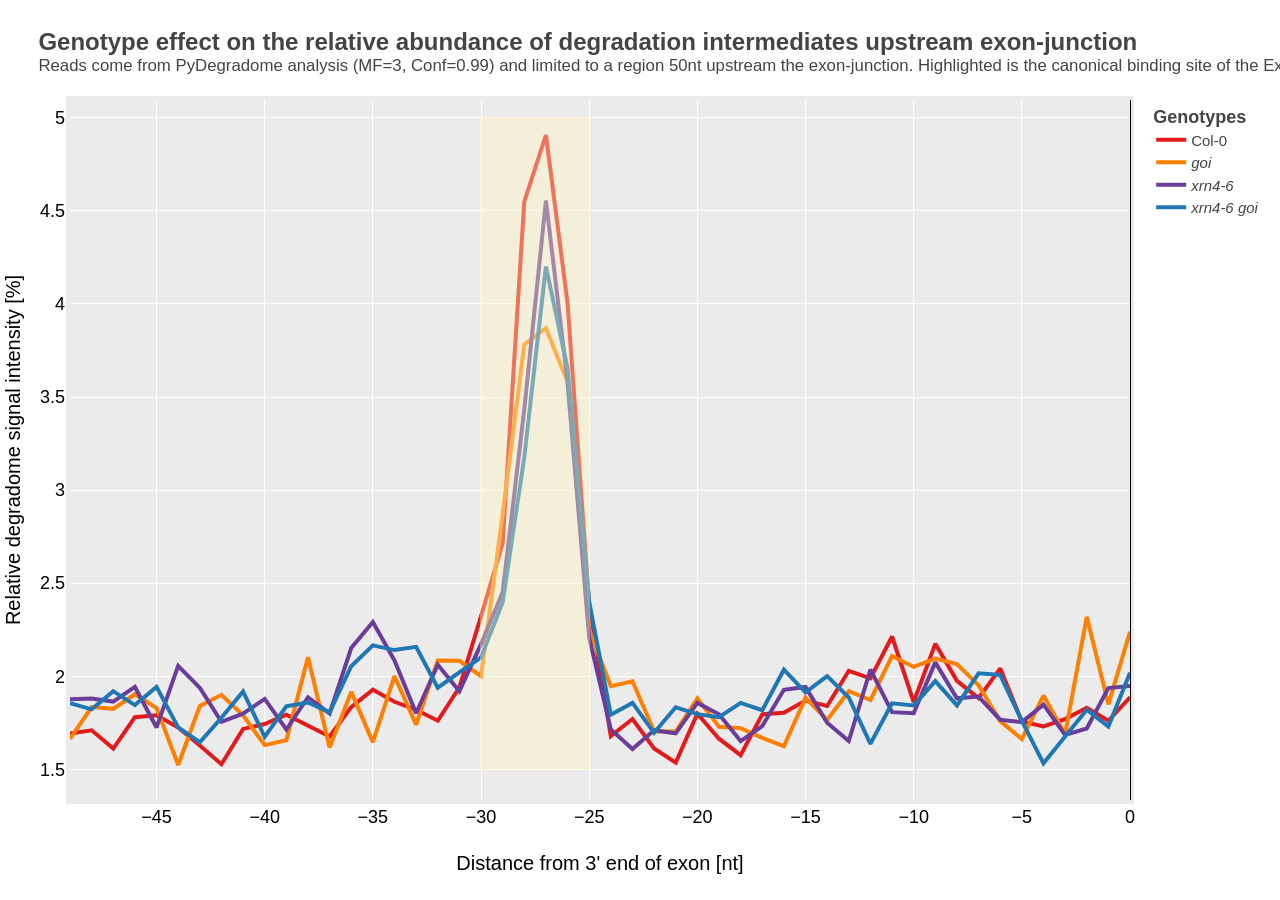
<file: UT/html/degradome_signal_exon-junction_0_99_3.html>
<!DOCTYPE html>
<html lang="en">
<head>
<meta charset="utf-8"/>
<style>body{background-color:white;}</style>
<script src="lib_EJ/htmlwidgets-1.6.1/htmlwidgets.js"></script>
<script src="lib_EJ/plotly-binding-4.10.1/plotly.js"></script>
<script src="lib_EJ/typedarray-0.1/typedarray.min.js"></script>
<script src="lib_EJ/jquery-3.5.1/jquery.min.js"></script>
<link href="lib_EJ/crosstalk-1.2.0/css/crosstalk.min.css" rel="stylesheet" />
<script src="lib_EJ/crosstalk-1.2.0/js/crosstalk.min.js"></script>
<link href="lib_EJ/plotly-htmlwidgets-css-2.11.1/plotly-htmlwidgets.css" rel="stylesheet" />
<script src="lib_EJ/plotly-main-2.11.1/plotly-latest.min.js"></script>
  <title>plotly</title>
</head>
<body>
<div id="htmlwidget_container">
  <div class="plotly html-widget html-fill-item-overflow-hidden html-fill-item" id="htmlwidget-768650772431802181e6" style="width:100%;height:400px;"></div>
</div>
<script type="application/json" data-for="htmlwidget-768650772431802181e6">{"x":{"visdat":{"36fc333998a9":["function () ","plotlyVisDat"]},"cur_data":"36fc333998a9","attrs":{"36fc333998a9":{"x":{},"y":{},"mode":"lines","line":{"width":4},"text":{},"hovertemplate":"<b>%{text}<\/b><br> <b>Intensity: %{y:,.2f}<\/b><br> <extra><\/extra>","hoverlabel":{"font":{"size":18}},"color":{},"colors":["#E31A1C","#FF7F00","#6A3D9A","#1F78B4"],"alpha_stroke":1,"sizes":[10,100],"spans":[1,20],"type":"scatter"}},"layout":{"margin":{"b":100,"l":70,"t":100,"r":50,"pad":4},"hovermode":"x unified","plot_bgcolor":"#ebebebff","shapes":[{"type":"rect","fillcolor":"#fff7bcff","line":{"color":"#fff7bcff"},"opacity":0.4,"y0":1.5,"y1":5,"x0":-30,"x1":-25}],"yaxis":{"domain":[0,1],"automargin":true,"showline":false,"title":"Relative degradome signal intensity [%]","gridcolor":"white","color":"black","tickfont":{"size":18},"titlefont":{"size":20}},"xaxis":{"domain":[0,1],"automargin":true,"showline":false,"title":"Distance from 3' end of exon [nt]","gridcolor":"white","color":"black","tickfont":{"size":18},"titlefont":{"size":20}},"legend":{"title":{"text":"<b>Genotypes<\/b>"},"font":{"size":15}},"title":{"text":"<b>Genotype effect on the relative abundance of degradation intermediates upstream exon-junction<\/b><br><sup>Reads come from PyDegradome analysis (MF=3, Conf=0.99) and limited to a region 50nt upstream the exon-junction. Highlighted is the canonical binding site of the Exon-Junction Complex (EJC)<\/sup>","x":0.03,"font":{"size":24}},"showlegend":true},"source":"A","config":{"modeBarButtonsToAdd":["hoverclosest","hovercompare"],"showSendToCloud":false},"data":[{"x":[-49,-48,-47,-46,-45,-44,-43,-42,-41,-40,-39,-38,-37,-36,-35,-34,-33,-32,-31,-30,-29,-28,-27,-26,-25,-24,-23,-22,-21,-20,-19,-18,-17,-16,-15,-14,-13,-12,-11,-10,-9,-8,-7,-6,-5,-4,-3,-2,-1,0],"y":[1.69225939358836,1.70924195884943,1.61116092303173,1.77985373349126,1.78987943128593,1.72484600162673,1.62765392682314,1.52729306050854,1.71690853844534,1.74326336988088,1.79362762077305,1.73442236180499,1.6760656322385,1.83416446397573,1.92745296396613,1.86247180905757,1.81972349069207,1.76069874938418,1.94043751515307,2.32202093080674,2.71454214268406,4.5505297566656,4.90786781299673,4.00446881630603,2.38686547059126,1.67879842166421,1.76997903872721,1.61131002661518,1.53570841108166,1.79894826435831,1.6642316090488,1.5757105115213,1.79500195115985,1.80380709044802,1.86903982909816,1.83966572137777,2.028981730593,1.98861304691563,2.2133386158598,1.86074299370141,2.17437616648226,1.97509579007802,1.8824998199807,2.04168520245191,1.75680694346236,1.73026884602029,1.76969712480591,1.83051008994424,1.76065346558024,1.88680941439672],"mode":"lines","line":{"color":"rgba(227,26,28,1)","width":4},"text":["Col-0","Col-0","Col-0","Col-0","Col-0","Col-0","Col-0","Col-0","Col-0","Col-0","Col-0","Col-0","Col-0","Col-0","Col-0","Col-0","Col-0","Col-0","Col-0","Col-0","Col-0","Col-0","Col-0","Col-0","Col-0","Col-0","Col-0","Col-0","Col-0","Col-0","Col-0","Col-0","Col-0","Col-0","Col-0","Col-0","Col-0","Col-0","Col-0","Col-0","Col-0","Col-0","Col-0","Col-0","Col-0","Col-0","Col-0","Col-0","Col-0","Col-0"],"hovertemplate":["<b>%{text}<\/b><br> <b>Intensity: %{y:,.2f}<\/b><br> <extra><\/extra>","<b>%{text}<\/b><br> <b>Intensity: %{y:,.2f}<\/b><br> <extra><\/extra>","<b>%{text}<\/b><br> <b>Intensity: %{y:,.2f}<\/b><br> <extra><\/extra>","<b>%{text}<\/b><br> <b>Intensity: %{y:,.2f}<\/b><br> <extra><\/extra>","<b>%{text}<\/b><br> <b>Intensity: %{y:,.2f}<\/b><br> <extra><\/extra>","<b>%{text}<\/b><br> <b>Intensity: %{y:,.2f}<\/b><br> <extra><\/extra>","<b>%{text}<\/b><br> <b>Intensity: %{y:,.2f}<\/b><br> <extra><\/extra>","<b>%{text}<\/b><br> <b>Intensity: %{y:,.2f}<\/b><br> <extra><\/extra>","<b>%{text}<\/b><br> <b>Intensity: %{y:,.2f}<\/b><br> <extra><\/extra>","<b>%{text}<\/b><br> <b>Intensity: %{y:,.2f}<\/b><br> <extra><\/extra>","<b>%{text}<\/b><br> <b>Intensity: %{y:,.2f}<\/b><br> <extra><\/extra>","<b>%{text}<\/b><br> <b>Intensity: %{y:,.2f}<\/b><br> <extra><\/extra>","<b>%{text}<\/b><br> <b>Intensity: %{y:,.2f}<\/b><br> <extra><\/extra>","<b>%{text}<\/b><br> <b>Intensity: %{y:,.2f}<\/b><br> <extra><\/extra>","<b>%{text}<\/b><br> <b>Intensity: %{y:,.2f}<\/b><br> <extra><\/extra>","<b>%{text}<\/b><br> <b>Intensity: %{y:,.2f}<\/b><br> <extra><\/extra>","<b>%{text}<\/b><br> <b>Intensity: %{y:,.2f}<\/b><br> <extra><\/extra>","<b>%{text}<\/b><br> <b>Intensity: %{y:,.2f}<\/b><br> <extra><\/extra>","<b>%{text}<\/b><br> <b>Intensity: %{y:,.2f}<\/b><br> <extra><\/extra>","<b>%{text}<\/b><br> <b>Intensity: %{y:,.2f}<\/b><br> <extra><\/extra>","<b>%{text}<\/b><br> <b>Intensity: %{y:,.2f}<\/b><br> <extra><\/extra>","<b>%{text}<\/b><br> <b>Intensity: %{y:,.2f}<\/b><br> <extra><\/extra>","<b>%{text}<\/b><br> <b>Intensity: %{y:,.2f}<\/b><br> <extra><\/extra>","<b>%{text}<\/b><br> <b>Intensity: %{y:,.2f}<\/b><br> <extra><\/extra>","<b>%{text}<\/b><br> <b>Intensity: %{y:,.2f}<\/b><br> <extra><\/extra>","<b>%{text}<\/b><br> <b>Intensity: %{y:,.2f}<\/b><br> <extra><\/extra>","<b>%{text}<\/b><br> <b>Intensity: %{y:,.2f}<\/b><br> <extra><\/extra>","<b>%{text}<\/b><br> <b>Intensity: %{y:,.2f}<\/b><br> <extra><\/extra>","<b>%{text}<\/b><br> <b>Intensity: %{y:,.2f}<\/b><br> <extra><\/extra>","<b>%{text}<\/b><br> <b>Intensity: %{y:,.2f}<\/b><br> <extra><\/extra>","<b>%{text}<\/b><br> <b>Intensity: %{y:,.2f}<\/b><br> <extra><\/extra>","<b>%{text}<\/b><br> <b>Intensity: %{y:,.2f}<\/b><br> <extra><\/extra>","<b>%{text}<\/b><br> <b>Intensity: %{y:,.2f}<\/b><br> <extra><\/extra>","<b>%{text}<\/b><br> <b>Intensity: %{y:,.2f}<\/b><br> <extra><\/extra>","<b>%{text}<\/b><br> <b>Intensity: %{y:,.2f}<\/b><br> <extra><\/extra>","<b>%{text}<\/b><br> <b>Intensity: %{y:,.2f}<\/b><br> <extra><\/extra>","<b>%{text}<\/b><br> <b>Intensity: %{y:,.2f}<\/b><br> <extra><\/extra>","<b>%{text}<\/b><br> <b>Intensity: %{y:,.2f}<\/b><br> <extra><\/extra>","<b>%{text}<\/b><br> <b>Intensity: %{y:,.2f}<\/b><br> <extra><\/extra>","<b>%{text}<\/b><br> <b>Intensity: %{y:,.2f}<\/b><br> <extra><\/extra>","<b>%{text}<\/b><br> <b>Intensity: %{y:,.2f}<\/b><br> <extra><\/extra>","<b>%{text}<\/b><br> <b>Intensity: %{y:,.2f}<\/b><br> <extra><\/extra>","<b>%{text}<\/b><br> <b>Intensity: %{y:,.2f}<\/b><br> <extra><\/extra>","<b>%{text}<\/b><br> <b>Intensity: %{y:,.2f}<\/b><br> <extra><\/extra>","<b>%{text}<\/b><br> <b>Intensity: %{y:,.2f}<\/b><br> <extra><\/extra>","<b>%{text}<\/b><br> <b>Intensity: %{y:,.2f}<\/b><br> <extra><\/extra>","<b>%{text}<\/b><br> <b>Intensity: %{y:,.2f}<\/b><br> <extra><\/extra>","<b>%{text}<\/b><br> <b>Intensity: %{y:,.2f}<\/b><br> <extra><\/extra>","<b>%{text}<\/b><br> <b>Intensity: %{y:,.2f}<\/b><br> <extra><\/extra>","<b>%{text}<\/b><br> <b>Intensity: %{y:,.2f}<\/b><br> <extra><\/extra>"],"hoverlabel":{"font":{"size":18}},"type":"scatter","name":"Col-0","marker":{"color":"rgba(227,26,28,1)","line":{"color":"rgba(227,26,28,1)"}},"textfont":{"color":"rgba(227,26,28,1)"},"error_y":{"color":"rgba(227,26,28,1)"},"error_x":{"color":"rgba(227,26,28,1)"},"xaxis":"x","yaxis":"y","frame":null},{"x":[-49,-48,-47,-46,-45,-44,-43,-42,-41,-40,-39,-38,-37,-36,-35,-34,-33,-32,-31,-30,-29,-28,-27,-26,-25,-24,-23,-22,-21,-20,-19,-18,-17,-16,-15,-14,-13,-12,-11,-10,-9,-8,-7,-6,-5,-4,-3,-2,-1,0],"y":[1.66377359888528,1.83443644026274,1.82458505652948,1.90316180272963,1.8293571190331,1.52288886001981,1.83972422951844,1.89989471112081,1.78926148654752,1.62971199032068,1.65569023402437,2.10149011889977,1.61695750021577,1.91590761910104,1.6458575680686,2.00039689229196,1.73909618343337,2.08433995412158,2.08242962740455,2.00022629773857,2.87081371414927,3.78145028685099,3.87040217324844,3.5809022393606,2.24829375005538,1.94643519345383,1.97300789136187,1.70335748131321,1.70259497131627,1.88092119301298,1.72802650769357,1.72075318090244,1.66838752581543,1.62380973858552,1.88379147120179,1.76537442655182,1.91930654599749,1.87178856414608,2.10820139747413,2.04979122195625,2.09480254877863,2.06555058865741,1.9513585011178,1.75861317330489,1.66199521662957,1.89590380103678,1.68879091221158,2.31894894834994,1.84862925966435,2.23881028553464],"mode":"lines","line":{"color":"rgba(255,127,0,1)","width":4},"text":["<i>goi<\/i> ","<i>goi<\/i> ","<i>goi<\/i> ","<i>goi<\/i> ","<i>goi<\/i> ","<i>goi<\/i> ","<i>goi<\/i> ","<i>goi<\/i> ","<i>goi<\/i> ","<i>goi<\/i> ","<i>goi<\/i> ","<i>goi<\/i> ","<i>goi<\/i> ","<i>goi<\/i> ","<i>goi<\/i> ","<i>goi<\/i> ","<i>goi<\/i> ","<i>goi<\/i> ","<i>goi<\/i> ","<i>goi<\/i> ","<i>goi<\/i> ","<i>goi<\/i> ","<i>goi<\/i> ","<i>goi<\/i> ","<i>goi<\/i> ","<i>goi<\/i> ","<i>goi<\/i> ","<i>goi<\/i> ","<i>goi<\/i> ","<i>goi<\/i> ","<i>goi<\/i> ","<i>goi<\/i> ","<i>goi<\/i> ","<i>goi<\/i> ","<i>goi<\/i> ","<i>goi<\/i> ","<i>goi<\/i> ","<i>goi<\/i> ","<i>goi<\/i> ","<i>goi<\/i> ","<i>goi<\/i> ","<i>goi<\/i> ","<i>goi<\/i> ","<i>goi<\/i> ","<i>goi<\/i> ","<i>goi<\/i> ","<i>goi<\/i> ","<i>goi<\/i> ","<i>goi<\/i> ","<i>goi<\/i> "],"hovertemplate":["<b>%{text}<\/b><br> <b>Intensity: %{y:,.2f}<\/b><br> <extra><\/extra>","<b>%{text}<\/b><br> <b>Intensity: %{y:,.2f}<\/b><br> <extra><\/extra>","<b>%{text}<\/b><br> <b>Intensity: %{y:,.2f}<\/b><br> <extra><\/extra>","<b>%{text}<\/b><br> <b>Intensity: %{y:,.2f}<\/b><br> <extra><\/extra>","<b>%{text}<\/b><br> <b>Intensity: %{y:,.2f}<\/b><br> <extra><\/extra>","<b>%{text}<\/b><br> <b>Intensity: %{y:,.2f}<\/b><br> <extra><\/extra>","<b>%{text}<\/b><br> <b>Intensity: %{y:,.2f}<\/b><br> <extra><\/extra>","<b>%{text}<\/b><br> <b>Intensity: %{y:,.2f}<\/b><br> <extra><\/extra>","<b>%{text}<\/b><br> <b>Intensity: %{y:,.2f}<\/b><br> <extra><\/extra>","<b>%{text}<\/b><br> <b>Intensity: %{y:,.2f}<\/b><br> <extra><\/extra>","<b>%{text}<\/b><br> <b>Intensity: %{y:,.2f}<\/b><br> <extra><\/extra>","<b>%{text}<\/b><br> <b>Intensity: %{y:,.2f}<\/b><br> <extra><\/extra>","<b>%{text}<\/b><br> <b>Intensity: %{y:,.2f}<\/b><br> <extra><\/extra>","<b>%{text}<\/b><br> <b>Intensity: %{y:,.2f}<\/b><br> <extra><\/extra>","<b>%{text}<\/b><br> <b>Intensity: %{y:,.2f}<\/b><br> <extra><\/extra>","<b>%{text}<\/b><br> <b>Intensity: %{y:,.2f}<\/b><br> <extra><\/extra>","<b>%{text}<\/b><br> <b>Intensity: %{y:,.2f}<\/b><br> <extra><\/extra>","<b>%{text}<\/b><br> <b>Intensity: %{y:,.2f}<\/b><br> <extra><\/extra>","<b>%{text}<\/b><br> <b>Intensity: %{y:,.2f}<\/b><br> <extra><\/extra>","<b>%{text}<\/b><br> <b>Intensity: %{y:,.2f}<\/b><br> <extra><\/extra>","<b>%{text}<\/b><br> <b>Intensity: %{y:,.2f}<\/b><br> <extra><\/extra>","<b>%{text}<\/b><br> <b>Intensity: %{y:,.2f}<\/b><br> <extra><\/extra>","<b>%{text}<\/b><br> <b>Intensity: %{y:,.2f}<\/b><br> <extra><\/extra>","<b>%{text}<\/b><br> <b>Intensity: %{y:,.2f}<\/b><br> <extra><\/extra>","<b>%{text}<\/b><br> <b>Intensity: %{y:,.2f}<\/b><br> <extra><\/extra>","<b>%{text}<\/b><br> <b>Intensity: %{y:,.2f}<\/b><br> <extra><\/extra>","<b>%{text}<\/b><br> <b>Intensity: %{y:,.2f}<\/b><br> <extra><\/extra>","<b>%{text}<\/b><br> <b>Intensity: %{y:,.2f}<\/b><br> <extra><\/extra>","<b>%{text}<\/b><br> <b>Intensity: %{y:,.2f}<\/b><br> <extra><\/extra>","<b>%{text}<\/b><br> <b>Intensity: %{y:,.2f}<\/b><br> <extra><\/extra>","<b>%{text}<\/b><br> <b>Intensity: %{y:,.2f}<\/b><br> <extra><\/extra>","<b>%{text}<\/b><br> <b>Intensity: %{y:,.2f}<\/b><br> <extra><\/extra>","<b>%{text}<\/b><br> <b>Intensity: %{y:,.2f}<\/b><br> <extra><\/extra>","<b>%{text}<\/b><br> <b>Intensity: %{y:,.2f}<\/b><br> <extra><\/extra>","<b>%{text}<\/b><br> <b>Intensity: %{y:,.2f}<\/b><br> <extra><\/extra>","<b>%{text}<\/b><br> <b>Intensity: %{y:,.2f}<\/b><br> <extra><\/extra>","<b>%{text}<\/b><br> <b>Intensity: %{y:,.2f}<\/b><br> <extra><\/extra>","<b>%{text}<\/b><br> <b>Intensity: %{y:,.2f}<\/b><br> <extra><\/extra>","<b>%{text}<\/b><br> <b>Intensity: %{y:,.2f}<\/b><br> <extra><\/extra>","<b>%{text}<\/b><br> <b>Intensity: %{y:,.2f}<\/b><br> <extra><\/extra>","<b>%{text}<\/b><br> <b>Intensity: %{y:,.2f}<\/b><br> <extra><\/extra>","<b>%{text}<\/b><br> <b>Intensity: %{y:,.2f}<\/b><br> <extra><\/extra>","<b>%{text}<\/b><br> <b>Intensity: %{y:,.2f}<\/b><br> <extra><\/extra>","<b>%{text}<\/b><br> <b>Intensity: %{y:,.2f}<\/b><br> <extra><\/extra>","<b>%{text}<\/b><br> <b>Intensity: %{y:,.2f}<\/b><br> <extra><\/extra>","<b>%{text}<\/b><br> <b>Intensity: %{y:,.2f}<\/b><br> <extra><\/extra>","<b>%{text}<\/b><br> <b>Intensity: %{y:,.2f}<\/b><br> <extra><\/extra>","<b>%{text}<\/b><br> <b>Intensity: %{y:,.2f}<\/b><br> <extra><\/extra>","<b>%{text}<\/b><br> <b>Intensity: %{y:,.2f}<\/b><br> <extra><\/extra>","<b>%{text}<\/b><br> <b>Intensity: %{y:,.2f}<\/b><br> <extra><\/extra>"],"hoverlabel":{"font":{"size":18}},"type":"scatter","name":"<i>goi<\/i> ","marker":{"color":"rgba(255,127,0,1)","line":{"color":"rgba(255,127,0,1)"}},"textfont":{"color":"rgba(255,127,0,1)"},"error_y":{"color":"rgba(255,127,0,1)"},"error_x":{"color":"rgba(255,127,0,1)"},"xaxis":"x","yaxis":"y","frame":null},{"x":[-49,-48,-47,-46,-45,-44,-43,-42,-41,-40,-39,-38,-37,-36,-35,-34,-33,-32,-31,-30,-29,-28,-27,-26,-25,-24,-23,-22,-21,-20,-19,-18,-17,-16,-15,-14,-13,-12,-11,-10,-9,-8,-7,-6,-5,-4,-3,-2,-1,0],"y":[1.87569300751002,1.88047351864111,1.863623435397,1.94220002878785,1.72469886491924,2.0558047709052,1.93795878316526,1.75527035369022,1.79909804602538,1.87794432571004,1.71363249358924,1.88691828807927,1.80001208578955,2.15148980659146,2.29084821444676,2.08470667522396,1.80082215742438,2.06165889137877,1.91965964732886,2.17242894253359,2.45088737529856,3.43407887341865,4.55537824171668,3.58186037199816,2.20733603454515,1.71390000646357,1.60871134552414,1.709260729645,1.69296067000788,1.85669263499341,1.79527240875557,1.65161070064621,1.73189656826377,1.92719142833416,1.94204099417514,1.75010309944488,1.65152670548001,2.03599049383576,1.80688761337075,1.8012170304168,2.07428879257701,1.88107093288979,1.8904072704968,1.76605337600386,1.75360587239924,1.84692601868533,1.68510086925561,1.71916334278709,1.93636459221474,1.9472732692191],"mode":"lines","line":{"color":"rgba(106,61,154,1)","width":4},"text":["<i>xrn4-6<\/i> ","<i>xrn4-6<\/i> ","<i>xrn4-6<\/i> ","<i>xrn4-6<\/i> ","<i>xrn4-6<\/i> ","<i>xrn4-6<\/i> ","<i>xrn4-6<\/i> ","<i>xrn4-6<\/i> ","<i>xrn4-6<\/i> ","<i>xrn4-6<\/i> ","<i>xrn4-6<\/i> ","<i>xrn4-6<\/i> ","<i>xrn4-6<\/i> ","<i>xrn4-6<\/i> ","<i>xrn4-6<\/i> ","<i>xrn4-6<\/i> ","<i>xrn4-6<\/i> ","<i>xrn4-6<\/i> ","<i>xrn4-6<\/i> ","<i>xrn4-6<\/i> ","<i>xrn4-6<\/i> ","<i>xrn4-6<\/i> ","<i>xrn4-6<\/i> ","<i>xrn4-6<\/i> ","<i>xrn4-6<\/i> ","<i>xrn4-6<\/i> ","<i>xrn4-6<\/i> ","<i>xrn4-6<\/i> ","<i>xrn4-6<\/i> ","<i>xrn4-6<\/i> ","<i>xrn4-6<\/i> ","<i>xrn4-6<\/i> ","<i>xrn4-6<\/i> ","<i>xrn4-6<\/i> ","<i>xrn4-6<\/i> ","<i>xrn4-6<\/i> ","<i>xrn4-6<\/i> ","<i>xrn4-6<\/i> ","<i>xrn4-6<\/i> ","<i>xrn4-6<\/i> ","<i>xrn4-6<\/i> ","<i>xrn4-6<\/i> ","<i>xrn4-6<\/i> ","<i>xrn4-6<\/i> ","<i>xrn4-6<\/i> ","<i>xrn4-6<\/i> ","<i>xrn4-6<\/i> ","<i>xrn4-6<\/i> ","<i>xrn4-6<\/i> ","<i>xrn4-6<\/i> "],"hovertemplate":["<b>%{text}<\/b><br> <b>Intensity: %{y:,.2f}<\/b><br> <extra><\/extra>","<b>%{text}<\/b><br> <b>Intensity: %{y:,.2f}<\/b><br> <extra><\/extra>","<b>%{text}<\/b><br> <b>Intensity: %{y:,.2f}<\/b><br> <extra><\/extra>","<b>%{text}<\/b><br> <b>Intensity: %{y:,.2f}<\/b><br> <extra><\/extra>","<b>%{text}<\/b><br> <b>Intensity: %{y:,.2f}<\/b><br> <extra><\/extra>","<b>%{text}<\/b><br> <b>Intensity: %{y:,.2f}<\/b><br> <extra><\/extra>","<b>%{text}<\/b><br> <b>Intensity: %{y:,.2f}<\/b><br> <extra><\/extra>","<b>%{text}<\/b><br> <b>Intensity: %{y:,.2f}<\/b><br> <extra><\/extra>","<b>%{text}<\/b><br> <b>Intensity: %{y:,.2f}<\/b><br> <extra><\/extra>","<b>%{text}<\/b><br> <b>Intensity: %{y:,.2f}<\/b><br> <extra><\/extra>","<b>%{text}<\/b><br> <b>Intensity: %{y:,.2f}<\/b><br> <extra><\/extra>","<b>%{text}<\/b><br> <b>Intensity: %{y:,.2f}<\/b><br> <extra><\/extra>","<b>%{text}<\/b><br> <b>Intensity: %{y:,.2f}<\/b><br> <extra><\/extra>","<b>%{text}<\/b><br> <b>Intensity: %{y:,.2f}<\/b><br> <extra><\/extra>","<b>%{text}<\/b><br> <b>Intensity: %{y:,.2f}<\/b><br> <extra><\/extra>","<b>%{text}<\/b><br> <b>Intensity: %{y:,.2f}<\/b><br> <extra><\/extra>","<b>%{text}<\/b><br> <b>Intensity: %{y:,.2f}<\/b><br> <extra><\/extra>","<b>%{text}<\/b><br> <b>Intensity: %{y:,.2f}<\/b><br> <extra><\/extra>","<b>%{text}<\/b><br> <b>Intensity: %{y:,.2f}<\/b><br> <extra><\/extra>","<b>%{text}<\/b><br> <b>Intensity: %{y:,.2f}<\/b><br> <extra><\/extra>","<b>%{text}<\/b><br> <b>Intensity: %{y:,.2f}<\/b><br> <extra><\/extra>","<b>%{text}<\/b><br> <b>Intensity: %{y:,.2f}<\/b><br> <extra><\/extra>","<b>%{text}<\/b><br> <b>Intensity: %{y:,.2f}<\/b><br> <extra><\/extra>","<b>%{text}<\/b><br> <b>Intensity: %{y:,.2f}<\/b><br> <extra><\/extra>","<b>%{text}<\/b><br> <b>Intensity: %{y:,.2f}<\/b><br> <extra><\/extra>","<b>%{text}<\/b><br> <b>Intensity: %{y:,.2f}<\/b><br> <extra><\/extra>","<b>%{text}<\/b><br> <b>Intensity: %{y:,.2f}<\/b><br> <extra><\/extra>","<b>%{text}<\/b><br> <b>Intensity: %{y:,.2f}<\/b><br> <extra><\/extra>","<b>%{text}<\/b><br> <b>Intensity: %{y:,.2f}<\/b><br> <extra><\/extra>","<b>%{text}<\/b><br> <b>Intensity: %{y:,.2f}<\/b><br> <extra><\/extra>","<b>%{text}<\/b><br> <b>Intensity: %{y:,.2f}<\/b><br> <extra><\/extra>","<b>%{text}<\/b><br> <b>Intensity: %{y:,.2f}<\/b><br> <extra><\/extra>","<b>%{text}<\/b><br> <b>Intensity: %{y:,.2f}<\/b><br> <extra><\/extra>","<b>%{text}<\/b><br> <b>Intensity: %{y:,.2f}<\/b><br> <extra><\/extra>","<b>%{text}<\/b><br> <b>Intensity: %{y:,.2f}<\/b><br> <extra><\/extra>","<b>%{text}<\/b><br> <b>Intensity: %{y:,.2f}<\/b><br> <extra><\/extra>","<b>%{text}<\/b><br> <b>Intensity: %{y:,.2f}<\/b><br> <extra><\/extra>","<b>%{text}<\/b><br> <b>Intensity: %{y:,.2f}<\/b><br> <extra><\/extra>","<b>%{text}<\/b><br> <b>Intensity: %{y:,.2f}<\/b><br> <extra><\/extra>","<b>%{text}<\/b><br> <b>Intensity: %{y:,.2f}<\/b><br> <extra><\/extra>","<b>%{text}<\/b><br> <b>Intensity: %{y:,.2f}<\/b><br> <extra><\/extra>","<b>%{text}<\/b><br> <b>Intensity: %{y:,.2f}<\/b><br> <extra><\/extra>","<b>%{text}<\/b><br> <b>Intensity: %{y:,.2f}<\/b><br> <extra><\/extra>","<b>%{text}<\/b><br> <b>Intensity: %{y:,.2f}<\/b><br> <extra><\/extra>","<b>%{text}<\/b><br> <b>Intensity: %{y:,.2f}<\/b><br> <extra><\/extra>","<b>%{text}<\/b><br> <b>Intensity: %{y:,.2f}<\/b><br> <extra><\/extra>","<b>%{text}<\/b><br> <b>Intensity: %{y:,.2f}<\/b><br> <extra><\/extra>","<b>%{text}<\/b><br> <b>Intensity: %{y:,.2f}<\/b><br> <extra><\/extra>","<b>%{text}<\/b><br> <b>Intensity: %{y:,.2f}<\/b><br> <extra><\/extra>","<b>%{text}<\/b><br> <b>Intensity: %{y:,.2f}<\/b><br> <extra><\/extra>"],"hoverlabel":{"font":{"size":18}},"type":"scatter","name":"<i>xrn4-6<\/i> ","marker":{"color":"rgba(106,61,154,1)","line":{"color":"rgba(106,61,154,1)"}},"textfont":{"color":"rgba(106,61,154,1)"},"error_y":{"color":"rgba(106,61,154,1)"},"error_x":{"color":"rgba(106,61,154,1)"},"xaxis":"x","yaxis":"y","frame":null},{"x":[-49,-48,-47,-46,-45,-44,-43,-42,-41,-40,-39,-38,-37,-36,-35,-34,-33,-32,-31,-30,-29,-28,-27,-26,-25,-24,-23,-22,-21,-20,-19,-18,-17,-16,-15,-14,-13,-12,-11,-10,-9,-8,-7,-6,-5,-4,-3,-2,-1,0],"y":[1.85563890522875,1.8218008171115,1.91973287683724,1.84496005785051,1.94267745832401,1.72516831959017,1.64522825926542,1.77680220829486,1.91824297352292,1.67374941926589,1.83821988597057,1.85914939209113,1.80532461652268,2.05340990413833,2.16572191138966,2.14029929126282,2.15777588169912,1.9381472648019,2.02066007032408,2.10039237235257,2.39679698465855,3.17605825568965,4.20093645920591,3.65442807279436,2.39874682741587,1.79262912406086,1.85628318433263,1.69573763781374,1.83285048531108,1.79632127804661,1.7795843717842,1.85654567606309,1.81722773596337,2.03469292870257,1.91360461693399,2.00008217886797,1.88572197071009,1.63677072647503,1.85418552167739,1.84329981997248,1.97361848317473,1.84322613280428,2.0157889510427,2.00654787197099,1.75951755556321,1.53197893880045,1.67572207362194,1.8200088269189,1.73005399189238,2.0179314318868],"mode":"lines","line":{"color":"rgba(31,120,180,1)","width":4},"text":["<i>xrn4-6 goi<\/i> ","<i>xrn4-6 goi<\/i> ","<i>xrn4-6 goi<\/i> ","<i>xrn4-6 goi<\/i> ","<i>xrn4-6 goi<\/i> ","<i>xrn4-6 goi<\/i> ","<i>xrn4-6 goi<\/i> ","<i>xrn4-6 goi<\/i> ","<i>xrn4-6 goi<\/i> ","<i>xrn4-6 goi<\/i> ","<i>xrn4-6 goi<\/i> ","<i>xrn4-6 goi<\/i> ","<i>xrn4-6 goi<\/i> ","<i>xrn4-6 goi<\/i> ","<i>xrn4-6 goi<\/i> ","<i>xrn4-6 goi<\/i> ","<i>xrn4-6 goi<\/i> ","<i>xrn4-6 goi<\/i> ","<i>xrn4-6 goi<\/i> ","<i>xrn4-6 goi<\/i> ","<i>xrn4-6 goi<\/i> ","<i>xrn4-6 goi<\/i> ","<i>xrn4-6 goi<\/i> ","<i>xrn4-6 goi<\/i> ","<i>xrn4-6 goi<\/i> ","<i>xrn4-6 goi<\/i> ","<i>xrn4-6 goi<\/i> ","<i>xrn4-6 goi<\/i> ","<i>xrn4-6 goi<\/i> ","<i>xrn4-6 goi<\/i> ","<i>xrn4-6 goi<\/i> ","<i>xrn4-6 goi<\/i> ","<i>xrn4-6 goi<\/i> ","<i>xrn4-6 goi<\/i> ","<i>xrn4-6 goi<\/i> ","<i>xrn4-6 goi<\/i> ","<i>xrn4-6 goi<\/i> ","<i>xrn4-6 goi<\/i> ","<i>xrn4-6 goi<\/i> ","<i>xrn4-6 goi<\/i> ","<i>xrn4-6 goi<\/i> ","<i>xrn4-6 goi<\/i> ","<i>xrn4-6 goi<\/i> ","<i>xrn4-6 goi<\/i> ","<i>xrn4-6 goi<\/i> ","<i>xrn4-6 goi<\/i> ","<i>xrn4-6 goi<\/i> ","<i>xrn4-6 goi<\/i> ","<i>xrn4-6 goi<\/i> ","<i>xrn4-6 goi<\/i> "],"hovertemplate":["<b>%{text}<\/b><br> <b>Intensity: %{y:,.2f}<\/b><br> <extra><\/extra>","<b>%{text}<\/b><br> <b>Intensity: %{y:,.2f}<\/b><br> <extra><\/extra>","<b>%{text}<\/b><br> <b>Intensity: %{y:,.2f}<\/b><br> <extra><\/extra>","<b>%{text}<\/b><br> <b>Intensity: %{y:,.2f}<\/b><br> <extra><\/extra>","<b>%{text}<\/b><br> <b>Intensity: %{y:,.2f}<\/b><br> <extra><\/extra>","<b>%{text}<\/b><br> <b>Intensity: %{y:,.2f}<\/b><br> <extra><\/extra>","<b>%{text}<\/b><br> <b>Intensity: %{y:,.2f}<\/b><br> <extra><\/extra>","<b>%{text}<\/b><br> <b>Intensity: %{y:,.2f}<\/b><br> <extra><\/extra>","<b>%{text}<\/b><br> <b>Intensity: %{y:,.2f}<\/b><br> <extra><\/extra>","<b>%{text}<\/b><br> <b>Intensity: %{y:,.2f}<\/b><br> <extra><\/extra>","<b>%{text}<\/b><br> <b>Intensity: %{y:,.2f}<\/b><br> <extra><\/extra>","<b>%{text}<\/b><br> <b>Intensity: %{y:,.2f}<\/b><br> <extra><\/extra>","<b>%{text}<\/b><br> <b>Intensity: %{y:,.2f}<\/b><br> <extra><\/extra>","<b>%{text}<\/b><br> <b>Intensity: %{y:,.2f}<\/b><br> <extra><\/extra>","<b>%{text}<\/b><br> <b>Intensity: %{y:,.2f}<\/b><br> <extra><\/extra>","<b>%{text}<\/b><br> <b>Intensity: %{y:,.2f}<\/b><br> <extra><\/extra>","<b>%{text}<\/b><br> <b>Intensity: %{y:,.2f}<\/b><br> <extra><\/extra>","<b>%{text}<\/b><br> <b>Intensity: %{y:,.2f}<\/b><br> <extra><\/extra>","<b>%{text}<\/b><br> <b>Intensity: %{y:,.2f}<\/b><br> <extra><\/extra>","<b>%{text}<\/b><br> <b>Intensity: %{y:,.2f}<\/b><br> <extra><\/extra>","<b>%{text}<\/b><br> <b>Intensity: %{y:,.2f}<\/b><br> <extra><\/extra>","<b>%{text}<\/b><br> <b>Intensity: %{y:,.2f}<\/b><br> <extra><\/extra>","<b>%{text}<\/b><br> <b>Intensity: %{y:,.2f}<\/b><br> <extra><\/extra>","<b>%{text}<\/b><br> <b>Intensity: %{y:,.2f}<\/b><br> <extra><\/extra>","<b>%{text}<\/b><br> <b>Intensity: %{y:,.2f}<\/b><br> <extra><\/extra>","<b>%{text}<\/b><br> <b>Intensity: %{y:,.2f}<\/b><br> <extra><\/extra>","<b>%{text}<\/b><br> <b>Intensity: %{y:,.2f}<\/b><br> <extra><\/extra>","<b>%{text}<\/b><br> <b>Intensity: %{y:,.2f}<\/b><br> <extra><\/extra>","<b>%{text}<\/b><br> <b>Intensity: %{y:,.2f}<\/b><br> <extra><\/extra>","<b>%{text}<\/b><br> <b>Intensity: %{y:,.2f}<\/b><br> <extra><\/extra>","<b>%{text}<\/b><br> <b>Intensity: %{y:,.2f}<\/b><br> <extra><\/extra>","<b>%{text}<\/b><br> <b>Intensity: %{y:,.2f}<\/b><br> <extra><\/extra>","<b>%{text}<\/b><br> <b>Intensity: %{y:,.2f}<\/b><br> <extra><\/extra>","<b>%{text}<\/b><br> <b>Intensity: %{y:,.2f}<\/b><br> <extra><\/extra>","<b>%{text}<\/b><br> <b>Intensity: %{y:,.2f}<\/b><br> <extra><\/extra>","<b>%{text}<\/b><br> <b>Intensity: %{y:,.2f}<\/b><br> <extra><\/extra>","<b>%{text}<\/b><br> <b>Intensity: %{y:,.2f}<\/b><br> <extra><\/extra>","<b>%{text}<\/b><br> <b>Intensity: %{y:,.2f}<\/b><br> <extra><\/extra>","<b>%{text}<\/b><br> <b>Intensity: %{y:,.2f}<\/b><br> <extra><\/extra>","<b>%{text}<\/b><br> <b>Intensity: %{y:,.2f}<\/b><br> <extra><\/extra>","<b>%{text}<\/b><br> <b>Intensity: %{y:,.2f}<\/b><br> <extra><\/extra>","<b>%{text}<\/b><br> <b>Intensity: %{y:,.2f}<\/b><br> <extra><\/extra>","<b>%{text}<\/b><br> <b>Intensity: %{y:,.2f}<\/b><br> <extra><\/extra>","<b>%{text}<\/b><br> <b>Intensity: %{y:,.2f}<\/b><br> <extra><\/extra>","<b>%{text}<\/b><br> <b>Intensity: %{y:,.2f}<\/b><br> <extra><\/extra>","<b>%{text}<\/b><br> <b>Intensity: %{y:,.2f}<\/b><br> <extra><\/extra>","<b>%{text}<\/b><br> <b>Intensity: %{y:,.2f}<\/b><br> <extra><\/extra>","<b>%{text}<\/b><br> <b>Intensity: %{y:,.2f}<\/b><br> <extra><\/extra>","<b>%{text}<\/b><br> <b>Intensity: %{y:,.2f}<\/b><br> <extra><\/extra>","<b>%{text}<\/b><br> <b>Intensity: %{y:,.2f}<\/b><br> <extra><\/extra>"],"hoverlabel":{"font":{"size":18}},"type":"scatter","name":"<i>xrn4-6 goi<\/i> ","marker":{"color":"rgba(31,120,180,1)","line":{"color":"rgba(31,120,180,1)"}},"textfont":{"color":"rgba(31,120,180,1)"},"error_y":{"color":"rgba(31,120,180,1)"},"error_x":{"color":"rgba(31,120,180,1)"},"xaxis":"x","yaxis":"y","frame":null}],"highlight":{"on":"plotly_click","persistent":false,"dynamic":false,"selectize":false,"opacityDim":0.2,"selected":{"opacity":1},"debounce":0},"shinyEvents":["plotly_hover","plotly_click","plotly_selected","plotly_relayout","plotly_brushed","plotly_brushing","plotly_clickannotation","plotly_doubleclick","plotly_deselect","plotly_afterplot","plotly_sunburstclick"],"base_url":"https://plot.ly"},"evals":[],"jsHooks":[]}</script>
<script type="application/htmlwidget-sizing" data-for="htmlwidget-768650772431802181e6">{"viewer":{"width":"100%","height":400,"padding":0,"fill":true},"browser":{"width":"100%","height":400,"padding":0,"fill":true}}</script>
</body>
</html>
</file>
<file: UT/html/lib_cage_B_effect/plotly-htmlwidgets-css-2.11.1/plotly-htmlwidgets.css>
/*
just here so that plotly works
correctly with ioslides.
see https://github.com/ropensci/plotly/issues/463
*/

slide:not(.current) .plotly.html-widget{
  display: none;
}
</file>
<file: UT/html/lib_cage_G_effect/plotly-htmlwidgets-css-2.11.1/plotly-htmlwidgets.css>
/*
just here so that plotly works
correctly with ioslides.
see https://github.com/ropensci/plotly/issues/463
*/

slide:not(.current) .plotly.html-widget{
  display: none;
}
</file>
<file: UT/html/lib_EJ/plotly-htmlwidgets-css-2.11.1/plotly-htmlwidgets.css>
/*
just here so that plotly works
correctly with ioslides.
see https://github.com/ropensci/plotly/issues/463
*/

slide:not(.current) .plotly.html-widget{
  display: none;
}
</file>
<file: UT/html/lib_cage_B_effect/crosstalk-1.2.0/css/crosstalk.min.css>
.container-fluid.crosstalk-bscols{margin-left:-30px;margin-right:-30px;white-space:normal}body>.container-fluid.crosstalk-bscols{margin-left:auto;margin-right:auto}.crosstalk-input-checkboxgroup .crosstalk-options-group .crosstalk-options-column{display:inline-block;padding-right:12px;vertical-align:top}@media only screen and (max-width: 480px){.crosstalk-input-checkboxgroup .crosstalk-options-group .crosstalk-options-column{display:block;padding-right:inherit}}.crosstalk-input{margin-bottom:15px}.crosstalk-input .control-label{margin-bottom:0;vertical-align:middle}.crosstalk-input input[type="checkbox"]{margin:4px 0 0;margin-top:1px;line-height:normal}.crosstalk-input .checkbox{position:relative;display:block;margin-top:10px;margin-bottom:10px}.crosstalk-input .checkbox>label{padding-left:20px;margin-bottom:0;font-weight:400;cursor:pointer}.crosstalk-input .checkbox input[type="checkbox"],.crosstalk-input .checkbox-inline input[type="checkbox"]{position:absolute;margin-top:2px;margin-left:-20px}.crosstalk-input .checkbox+.checkbox{margin-top:-5px}.crosstalk-input .checkbox-inline{position:relative;display:inline-block;padding-left:20px;margin-bottom:0;font-weight:400;vertical-align:middle;cursor:pointer}.crosstalk-input .checkbox-inline+.checkbox-inline{margin-top:0;margin-left:10px}
</file>
<file: UT/html/lib_cage_G_effect/crosstalk-1.2.0/css/crosstalk.min.css>
.container-fluid.crosstalk-bscols{margin-left:-30px;margin-right:-30px;white-space:normal}body>.container-fluid.crosstalk-bscols{margin-left:auto;margin-right:auto}.crosstalk-input-checkboxgroup .crosstalk-options-group .crosstalk-options-column{display:inline-block;padding-right:12px;vertical-align:top}@media only screen and (max-width: 480px){.crosstalk-input-checkboxgroup .crosstalk-options-group .crosstalk-options-column{display:block;padding-right:inherit}}.crosstalk-input{margin-bottom:15px}.crosstalk-input .control-label{margin-bottom:0;vertical-align:middle}.crosstalk-input input[type="checkbox"]{margin:4px 0 0;margin-top:1px;line-height:normal}.crosstalk-input .checkbox{position:relative;display:block;margin-top:10px;margin-bottom:10px}.crosstalk-input .checkbox>label{padding-left:20px;margin-bottom:0;font-weight:400;cursor:pointer}.crosstalk-input .checkbox input[type="checkbox"],.crosstalk-input .checkbox-inline input[type="checkbox"]{position:absolute;margin-top:2px;margin-left:-20px}.crosstalk-input .checkbox+.checkbox{margin-top:-5px}.crosstalk-input .checkbox-inline{position:relative;display:inline-block;padding-left:20px;margin-bottom:0;font-weight:400;vertical-align:middle;cursor:pointer}.crosstalk-input .checkbox-inline+.checkbox-inline{margin-top:0;margin-left:10px}
</file>
<file: UT/html/lib_EJ/crosstalk-1.2.0/css/crosstalk.min.css>
.container-fluid.crosstalk-bscols{margin-left:-30px;margin-right:-30px;white-space:normal}body>.container-fluid.crosstalk-bscols{margin-left:auto;margin-right:auto}.crosstalk-input-checkboxgroup .crosstalk-options-group .crosstalk-options-column{display:inline-block;padding-right:12px;vertical-align:top}@media only screen and (max-width: 480px){.crosstalk-input-checkboxgroup .crosstalk-options-group .crosstalk-options-column{display:block;padding-right:inherit}}.crosstalk-input{margin-bottom:15px}.crosstalk-input .control-label{margin-bottom:0;vertical-align:middle}.crosstalk-input input[type="checkbox"]{margin:4px 0 0;margin-top:1px;line-height:normal}.crosstalk-input .checkbox{position:relative;display:block;margin-top:10px;margin-bottom:10px}.crosstalk-input .checkbox>label{padding-left:20px;margin-bottom:0;font-weight:400;cursor:pointer}.crosstalk-input .checkbox input[type="checkbox"],.crosstalk-input .checkbox-inline input[type="checkbox"]{position:absolute;margin-top:2px;margin-left:-20px}.crosstalk-input .checkbox+.checkbox{margin-top:-5px}.crosstalk-input .checkbox-inline{position:relative;display:inline-block;padding-left:20px;margin-bottom:0;font-weight:400;vertical-align:middle;cursor:pointer}.crosstalk-input .checkbox-inline+.checkbox-inline{margin-top:0;margin-left:10px}
</file>
